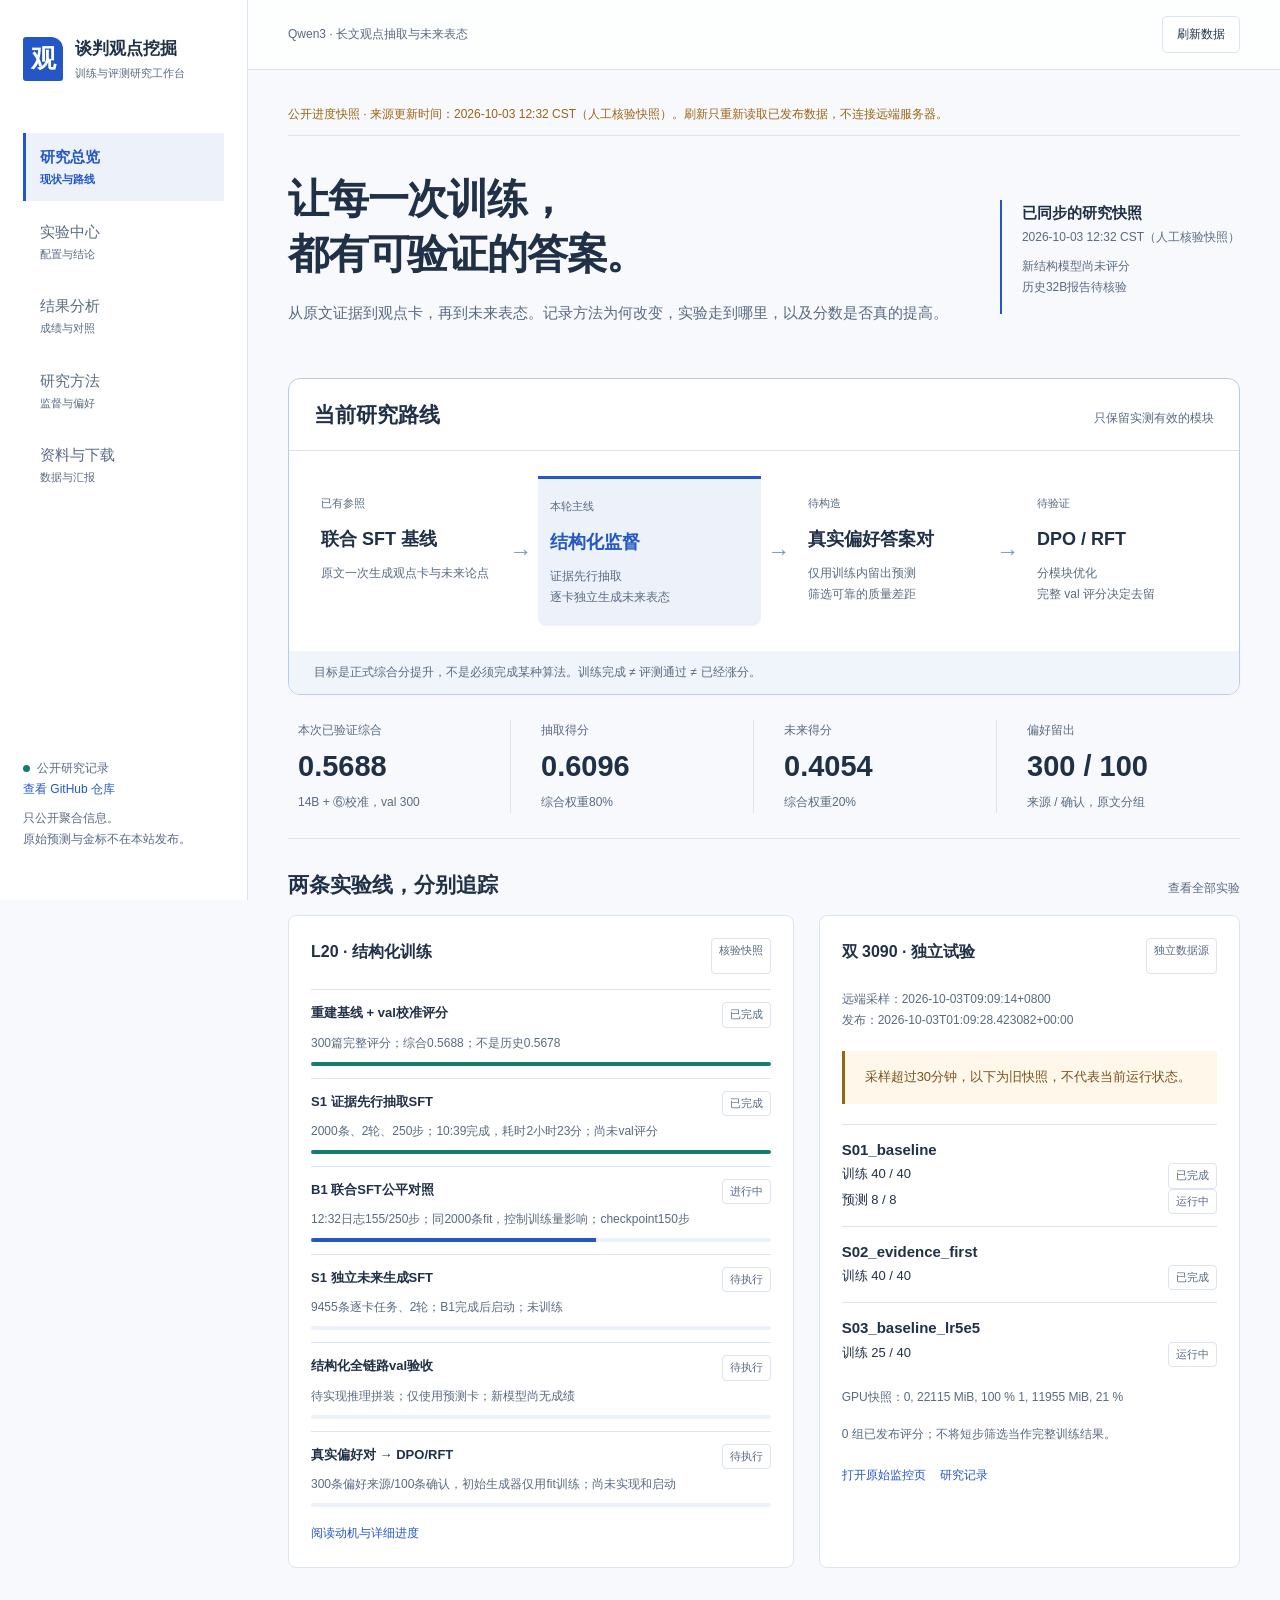
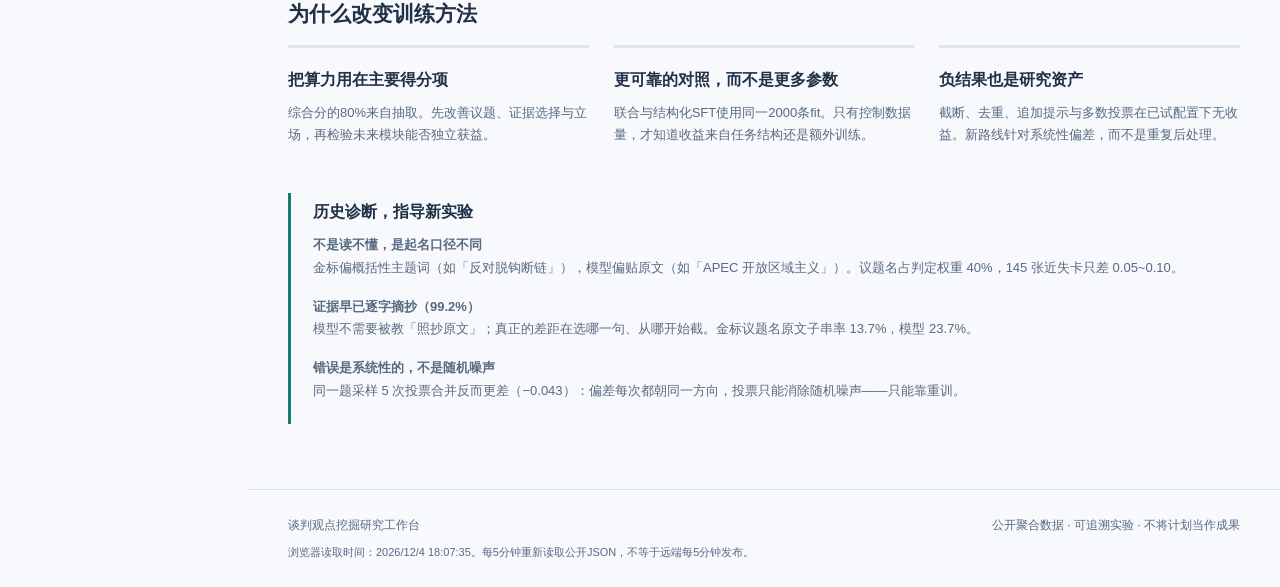
<file: docs/index.html>
<!doctype html>
<html lang="zh-CN">
<head>
  <meta charset="utf-8"><meta name="viewport" content="width=device-width,initial-scale=1">
  <meta name="description" content="谈判观点挖掘研究工作台：Qwen3训练实验、可信成绩、研究方法和公开数据。">
  <title>谈判观点挖掘｜研究工作台</title>
  <link rel="stylesheet" href="assets/workbench.css">
  <script src="assets/workbench.js" defer></script>
</head>
<body>
<a class="skip" href="#main">跳到主要内容</a>
<aside class="sidebar">
  <a class="brand" href="#overview"><span class="brand-mark" aria-hidden="true">观</span><span>谈判观点挖掘<small>训练与评测研究工作台</small></span></a>
  <nav aria-label="主要导航">
    <a href="#overview" data-page="overview">研究总览 <span>现状与路线</span></a>
    <a href="#experiments" data-page="experiments">实验中心 <span>配置与结论</span></a>
    <a href="#results" data-page="results">结果分析 <span>成绩与对照</span></a>
    <a href="#methods" data-page="methods">研究方法 <span>监督与偏好</span></a>
    <a href="#datasets" data-page="datasets">资料与下载 <span>数据与汇报</span></a>
  </nav>
  <div class="sidebar-foot"><span class="dot"></span>公开研究记录<br><a href="https://github.com/dshboom/negotiation-opinion-mining">查看 GitHub 仓库</a><p>只公开聚合信息。<br>原始预测与金标不在本站发布。</p></div>
</aside>
<div class="workspace">
  <header class="topbar"><span>Qwen3 · 长文观点抽取与未来表态</span><button id="refresh" type="button">刷新数据</button></header>
  <main id="main" tabindex="-1">
    <div id="notice" role="status" class="notice">正在读取研究数据…</div>
    <section id="overview" class="page" aria-labelledby="overview-title">
      <div class="page-heading"><div><h1 id="overview-title">让每一次训练，<br>都有可验证的答案。</h1><p>从原文证据到观点卡，再到未来表态。记录方法为何改变，实验走到哪里，以及分数是否真的提高。</p></div><div class="snapshot" id="snapshot"></div></div>
      <div class="route-board"><div class="section-head"><h2>当前研究路线</h2><span>只保留实测有效的模块</span></div><div class="route"><div><span class="route-state">已有参照</span><h3>联合 SFT 基线</h3><p>原文一次生成观点卡与未来论点</p></div><div class="route-bridge" aria-hidden="true">→</div><div class="route-focus"><span class="route-state">本轮主线</span><h3>结构化监督</h3><p>证据先行抽取<br>逐卡独立生成未来表态</p></div><div class="route-bridge" aria-hidden="true">→</div><div><span class="route-state">待构造</span><h3>真实偏好答案对</h3><p>仅用训练内留出预测<br>筛选可靠的质量差距</p></div><div class="route-bridge" aria-hidden="true">→</div><div><span class="route-state">待验证</span><h3>DPO / RFT</h3><p>分模块优化<br>完整 val 评分决定去留</p></div></div><div class="route-caption">目标是正式综合分提升，不是必须完成某种算法。训练完成 ≠ 评测通过 ≠ 已经涨分。</div></div>
      <div id="summary" class="summary-strip"></div>
      <div class="section-head"><h2>两条实验线，分别追踪</h2><a href="#experiments">查看全部实验</a></div>
      <div class="lanes"><article class="lane"><header><h3>L20 · 结构化训练</h3><span class="badge">核验快照</span></header><div id="l20-phases"></div><a href="https://github.com/dshboom/negotiation-opinion-mining/blob/main/docs/STRUCTURE_RUN_STATUS.md">阅读动机与详细进度</a></article><article class="lane"><header><h3>双 3090 · 独立试验</h3><span class="badge">独立数据源</span></header><div id="dual-status"></div><a href="dual3090.html">打开原始监控页</a> <a href="https://github.com/dshboom/negotiation-opinion-mining/blob/main/docs/DUAL3090_PROGRESS.md">研究记录</a></article></div>
      <div class="section-head"><h2>为什么改变训练方法</h2></div><div class="insights"><article><h3>把算力用在主要得分项</h3><p>综合分的80%来自抽取。先改善议题、证据选择与立场，再检验未来模块能否独立获益。</p></article><article><h3>更可靠的对照，而不是更多参数</h3><p>联合与结构化SFT使用同一2000条fit。只有控制数据量，才知道收益来自任务结构还是额外训练。</p></article><article><h3>负结果也是研究资产</h3><p>截断、去重、追加提示与多数投票在已试配置下无收益。新路线针对系统性偏差，而不是重复后处理。</p></article></div><div id="findings"></div>
    </section>
    <section id="experiments" class="page" hidden aria-labelledby="experiments-title"><div class="page-heading"><div><h1 id="experiments-title">实验中心</h1><p>方法、参数和结果一起看。历史记录与当前训练严格区分。</p></div></div><div class="toolbar"><label>搜索实验<input id="search" type="search" placeholder="编号、方法、参数或结论"></label><label>状态<select id="exp-status"><option value="all">全部状态</option><option value="run">进行中</option><option value="ok">有效 / 已完成</option><option value="no">无收益</option><option value="info">诊断 / 未验收</option></select></label></div><p id="exp-count" class="muted"></p><div id="experiment-list"></div></section>
    <section id="results" class="page" hidden aria-labelledby="results-title"><div class="page-heading"><div><h1 id="results-title">分数背后的变化</h1><p>正式预测、历史报告与诊断上限分开呈现。新结构模型没有评分前，不进入成绩榜。</p></div></div><div class="callout">32B历史报告中的 F1 × α 与抽取分存在不一致，原始报告仍待核验；oracle结果只用于诊断，不代表可提交的模型成绩。</div><div class="toolbar"><label>比较指标<select id="metric"><option value="composite">综合分</option><option value="extract">抽取分（80%）</option><option value="future">未来分（20%）</option><option value="f1">抽取 F1</option></select></label></div><div id="score-chart" class="chart" aria-label="成绩比较"></div><div class="section-head"><h2>完整指标与归属</h2><span>val 300 · 不跨 split 比较</span></div><div id="score-table" class="table-wrap"></div><div class="section-head"><h2>评分怎样组成</h2></div><div class="formula"><strong>综合 = 0.8 × 抽取 + 0.2 × 未来</strong><p>抽取 = F1 × α　　未来 = (ROUGE-L + BERTScore) / 2</p><p>匹配要求立场一致，议题与证据的加权语义相似度超过阈值，并执行一对一匹配。只看F1或训练loss不足以判断最终收益。</p></div></section>
    <section id="methods" class="page" hidden aria-labelledby="methods-title"><div class="page-heading"><div><h1 id="methods-title">训练方法与证据链</h1><p>每一个设计都有假设、对照和停止条件。方法创新最终要回到比赛评分。</p></div></div><div class="method-layout"><article><h2>把联合任务拆开</h2><div class="task-example"><span>输入</span><p>外交 / 时政长文</p><span>抽取适配器</span><p>argument_chain → issue_name → stance</p><span>未来适配器</span><p>原文 + 预测议题卡 → 未来表态</p><span>输出</span><p>issue_list 与 future_argument 一一对应</p></div><p>先输出证据是可检验的监督设计，不等于模型已经学会更好的推理。正式验收必须输入预测卡，不能使用val金标卡生成未来答案。</p></article><article><h2>训练内的数据边界</h2><div class="split"><div style="flex:5">2000 fit<small>初始 SFT</small></div><div style="flex:1">300 source<small>偏好来源</small></div><div style="flex:1">100 dev<small>偏好确认</small></div></div><ul><li>2400条训练样本对应2354组不同原文，完全相同原文整组划分。</li><li>fit/holdout与train/val无完全重复原文；近重复检查尚未完成。</li><li>偏好来源进入DPO后即为训练数据，不再是测试集。</li><li>val只做系统验收；test不参与训练和方法选择。</li></ul></article></div><div class="section-head"><h2>SFT之后，为什么不直接上DPO</h2></div><div class="table-wrap"><table><thead><tr><th>方法</th><th>监督信号</th><th>适用假设</th><th>当前状态</th></tr></thead><tbody><tr><td>结构化 SFT</td><td>证据先行答案；逐卡未来标签</td><td>任务拆分减少输出干扰</td><td>抽取完成，其他模块接续</td></tr><tr><td>预测卡增强 SFT</td><td>真实预测卡对应的未来标签</td><td>缓解金标卡与预测卡的分布差异</td><td>待验证与实现</td></tr><tr><td>RFT</td><td>真实候选中的可靠高质量正例</td><td>抽取硬约束适合稳定正例学习</td><td>候选方法，未启动</td></tr><tr><td>DPO</td><td>同一提示下真实chosen/rejected对</td><td>可靠相对偏好改善模型决策</td><td>偏好数据质检后决定</td></tr></tbody></table></div><h2>进入下一阶段的条件</h2><div class="insights"><article><h3>先检查链路</h3><p>最长样本、监督mask、解析、卡片对应和恢复状态通过；不静默删样本。</p></article><article><h3>再检查偏好标签</h3><p>同提示、真实候选、明确差距；检查重复、格式负例比例与长度偏置。</p></article><article><h3>最后检查真实收益</h3><p>固定SFT参考模型，对比DPO和RFT；分模块验收，只组合有效模块。</p></article></div><a href="https://github.com/dshboom/negotiation-opinion-mining/blob/main/docs/STRUCTURE_RUN_STATUS.md">查看完整研究说明</a></section>
    <section id="datasets" class="page" hidden aria-labelledby="datasets-title"><div class="page-heading"><div><h1 id="datasets-title">研究资料与数据</h1><p>公开聚合结果支持在线查看与下载。原始逐条预测和金标保持私有。</p></div></div><div class="resource-links"><a href="demo_detailed.html">详细汇报演示<span>研究背景、指标与诊断</span></a><a href="demo_overview.html">精简演示<span>分享与快速介绍</span></a><a href="https://github.com/dshboom/negotiation-opinion-mining/blob/main/docs/EXPERIMENTS.md">完整实验日志<span>参数、结论与负结果</span></a><a href="https://github.com/dshboom/negotiation-opinion-mining/blob/main/docs/presentation_script_zh.md">中文演讲稿<span>汇报讲解材料</span></a></div><div class="toolbar"><label>选择公开数据集<select id="dataset-select"></select></label></div><div id="dataset-view"></div></section>
  </main><footer>谈判观点挖掘研究工作台 <span>公开聚合数据 · 可追溯实验 · 不将计划当作成果</span><p id="fetch-time"></p></footer>
</div>
</body></html>
</file>
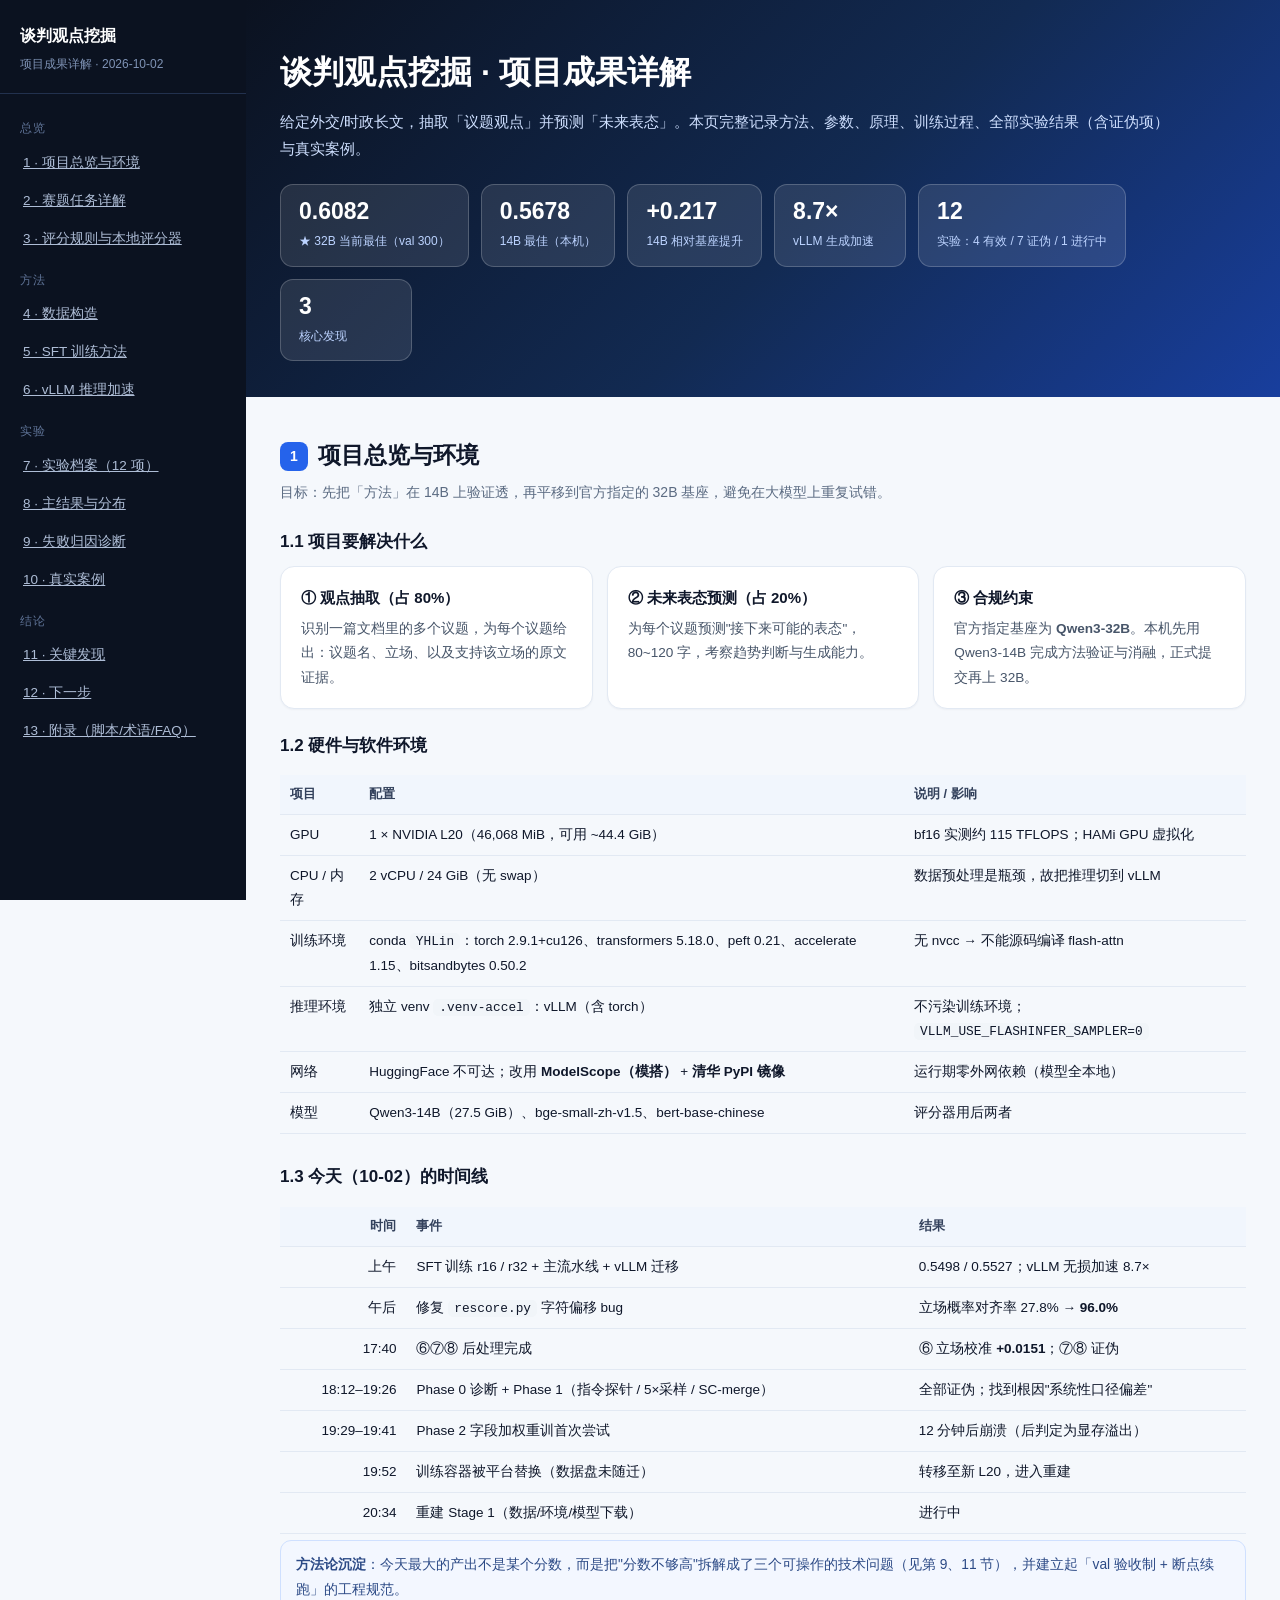
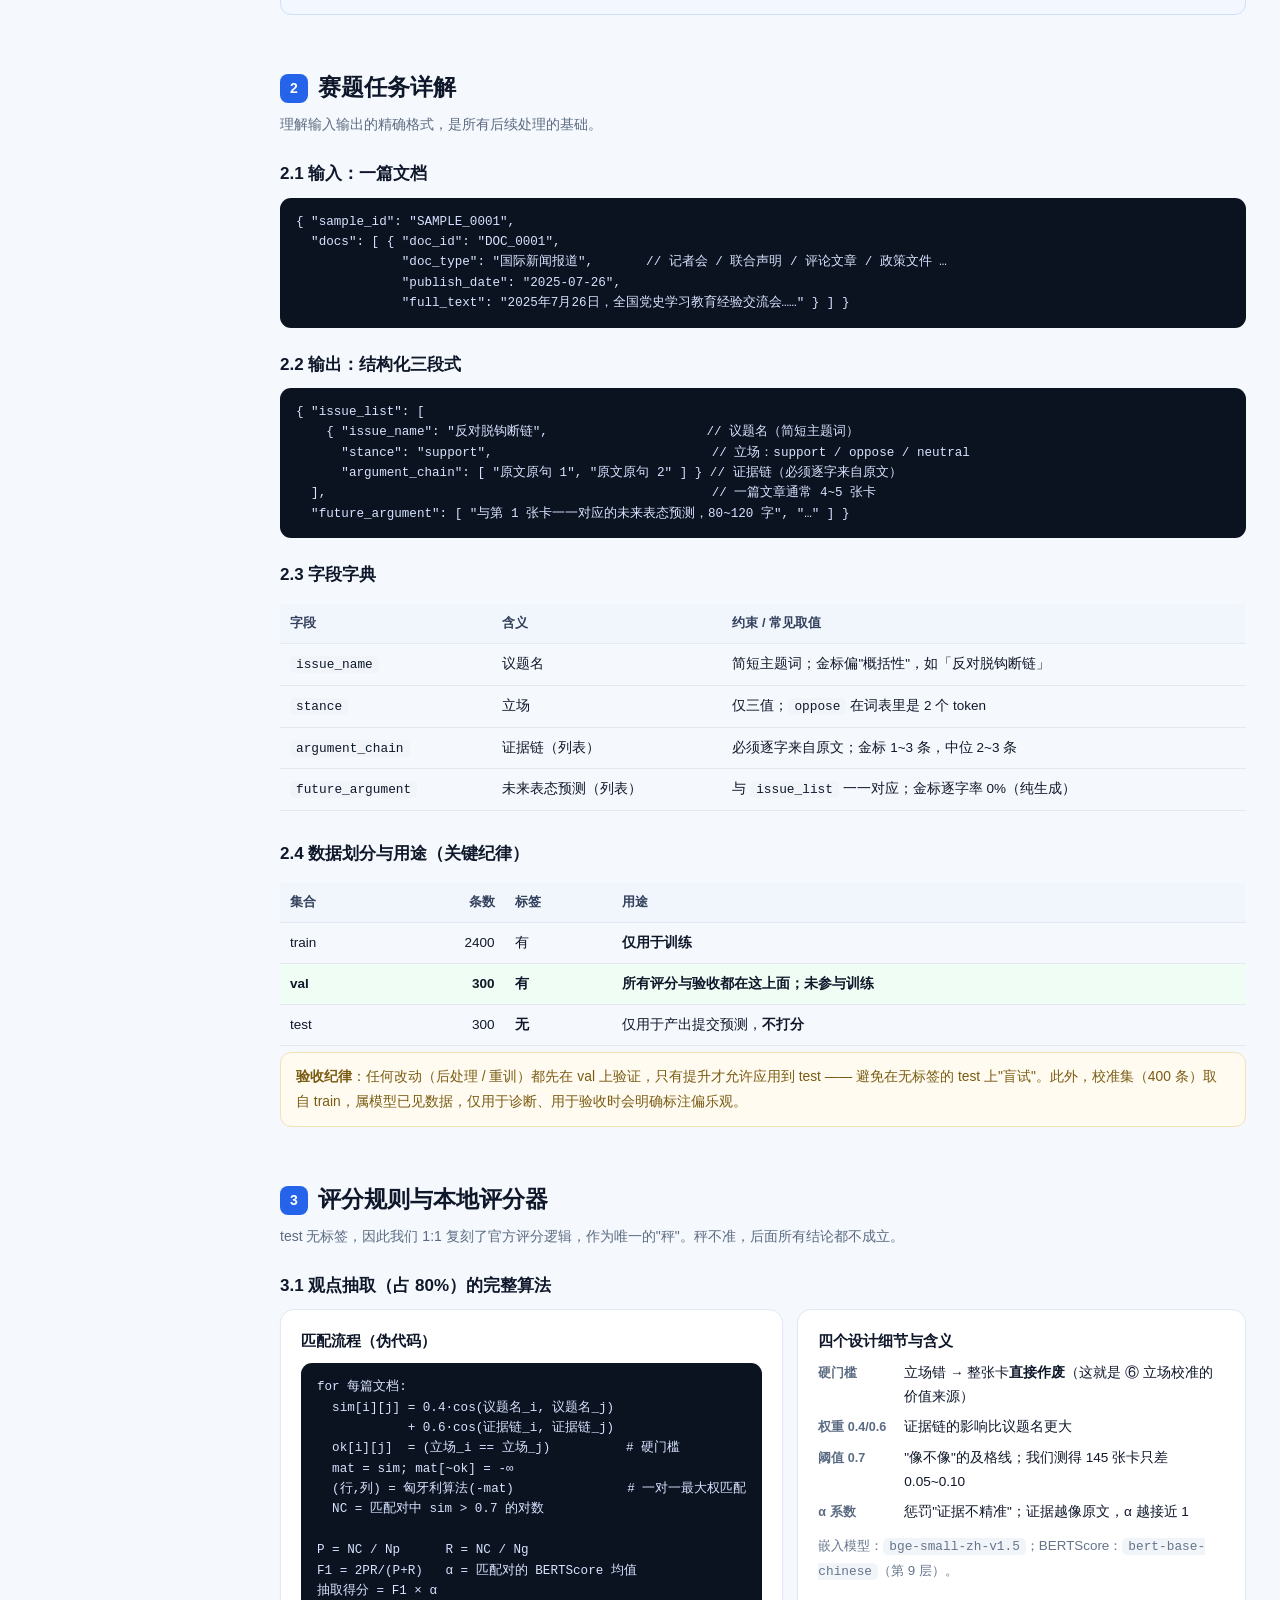
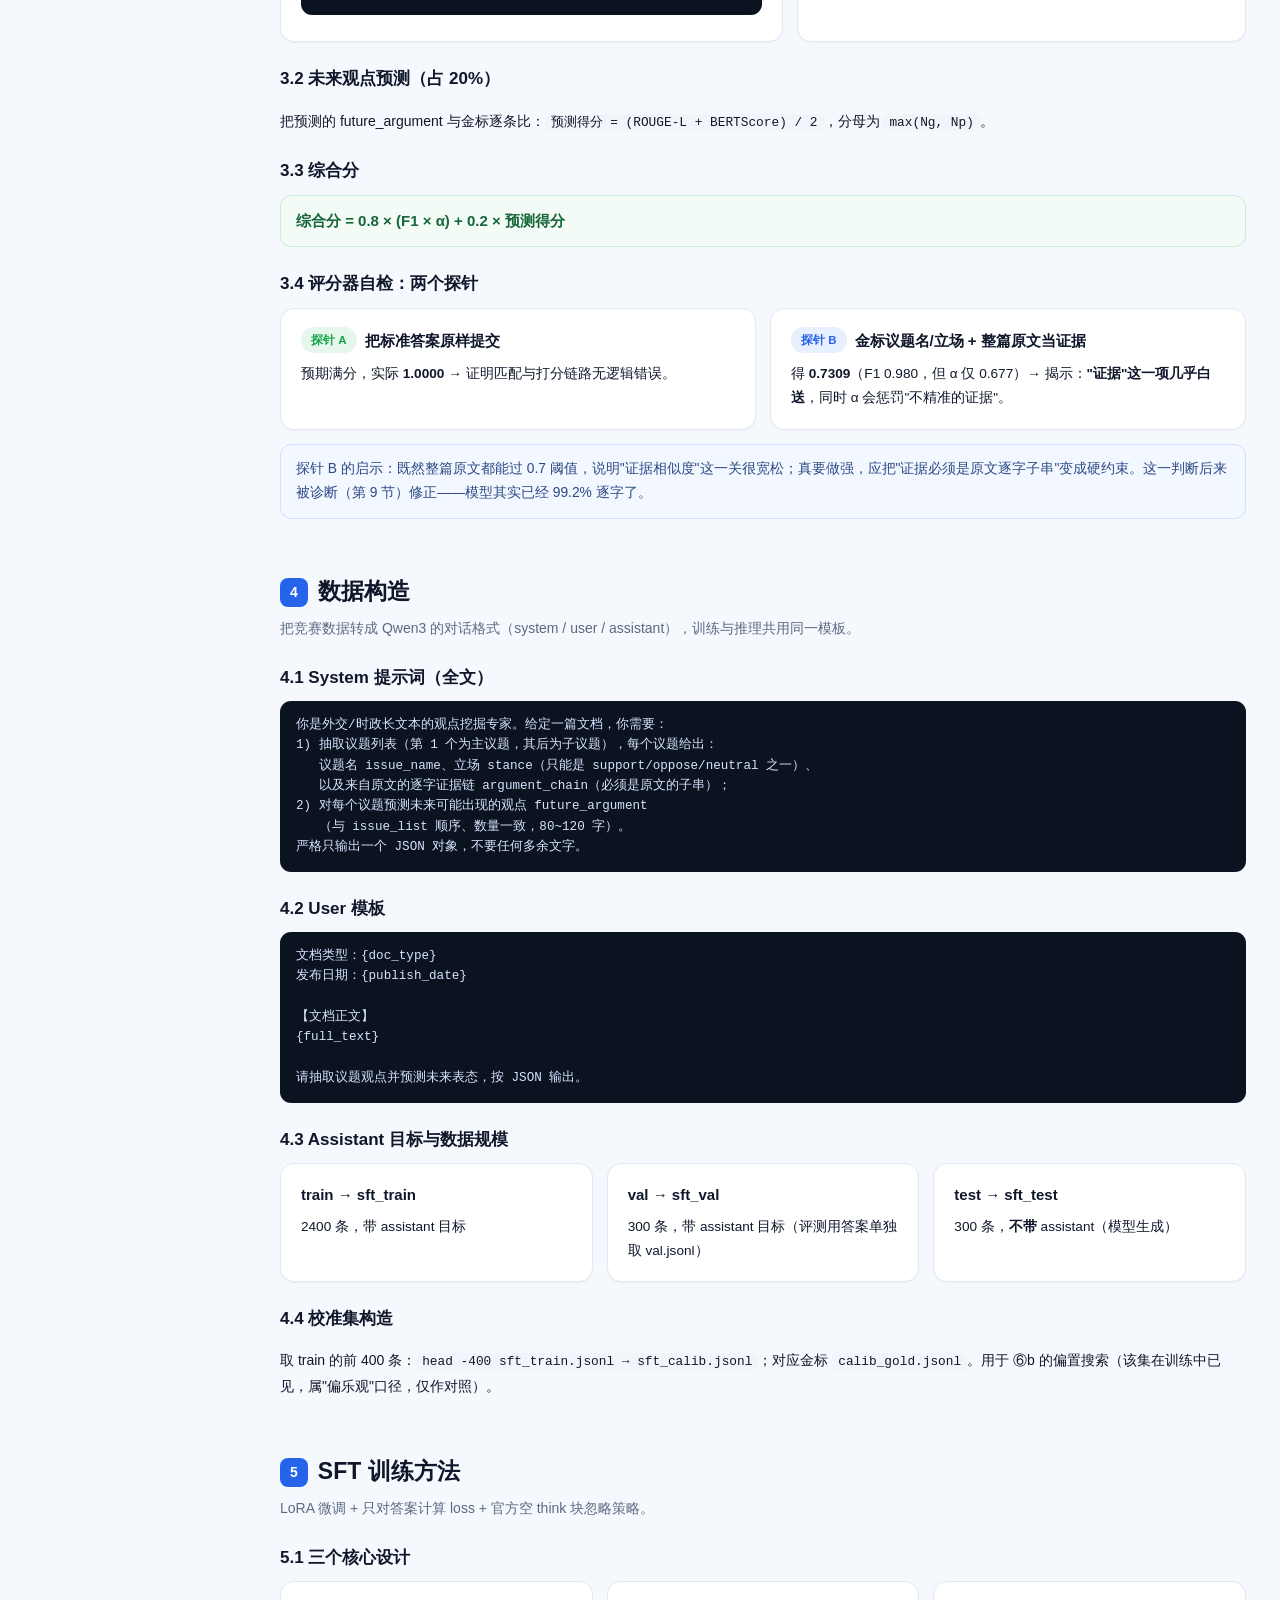
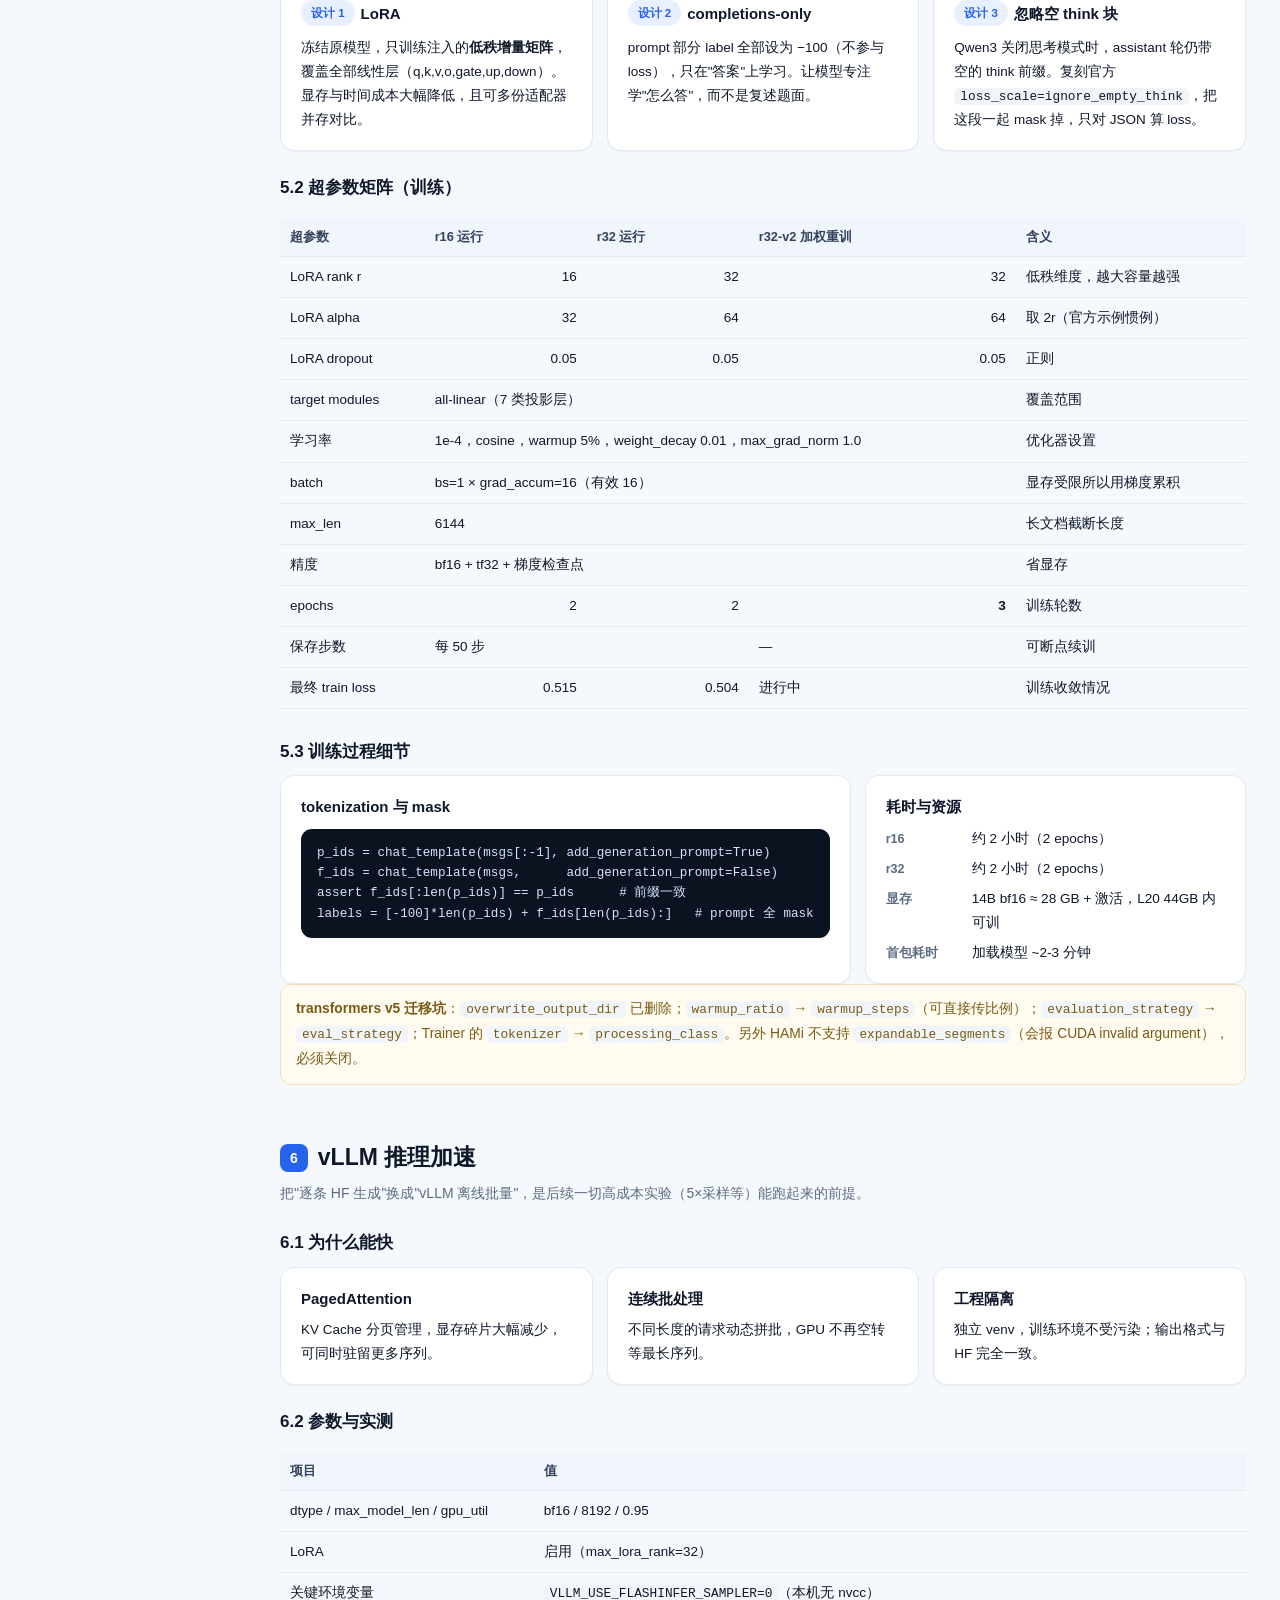
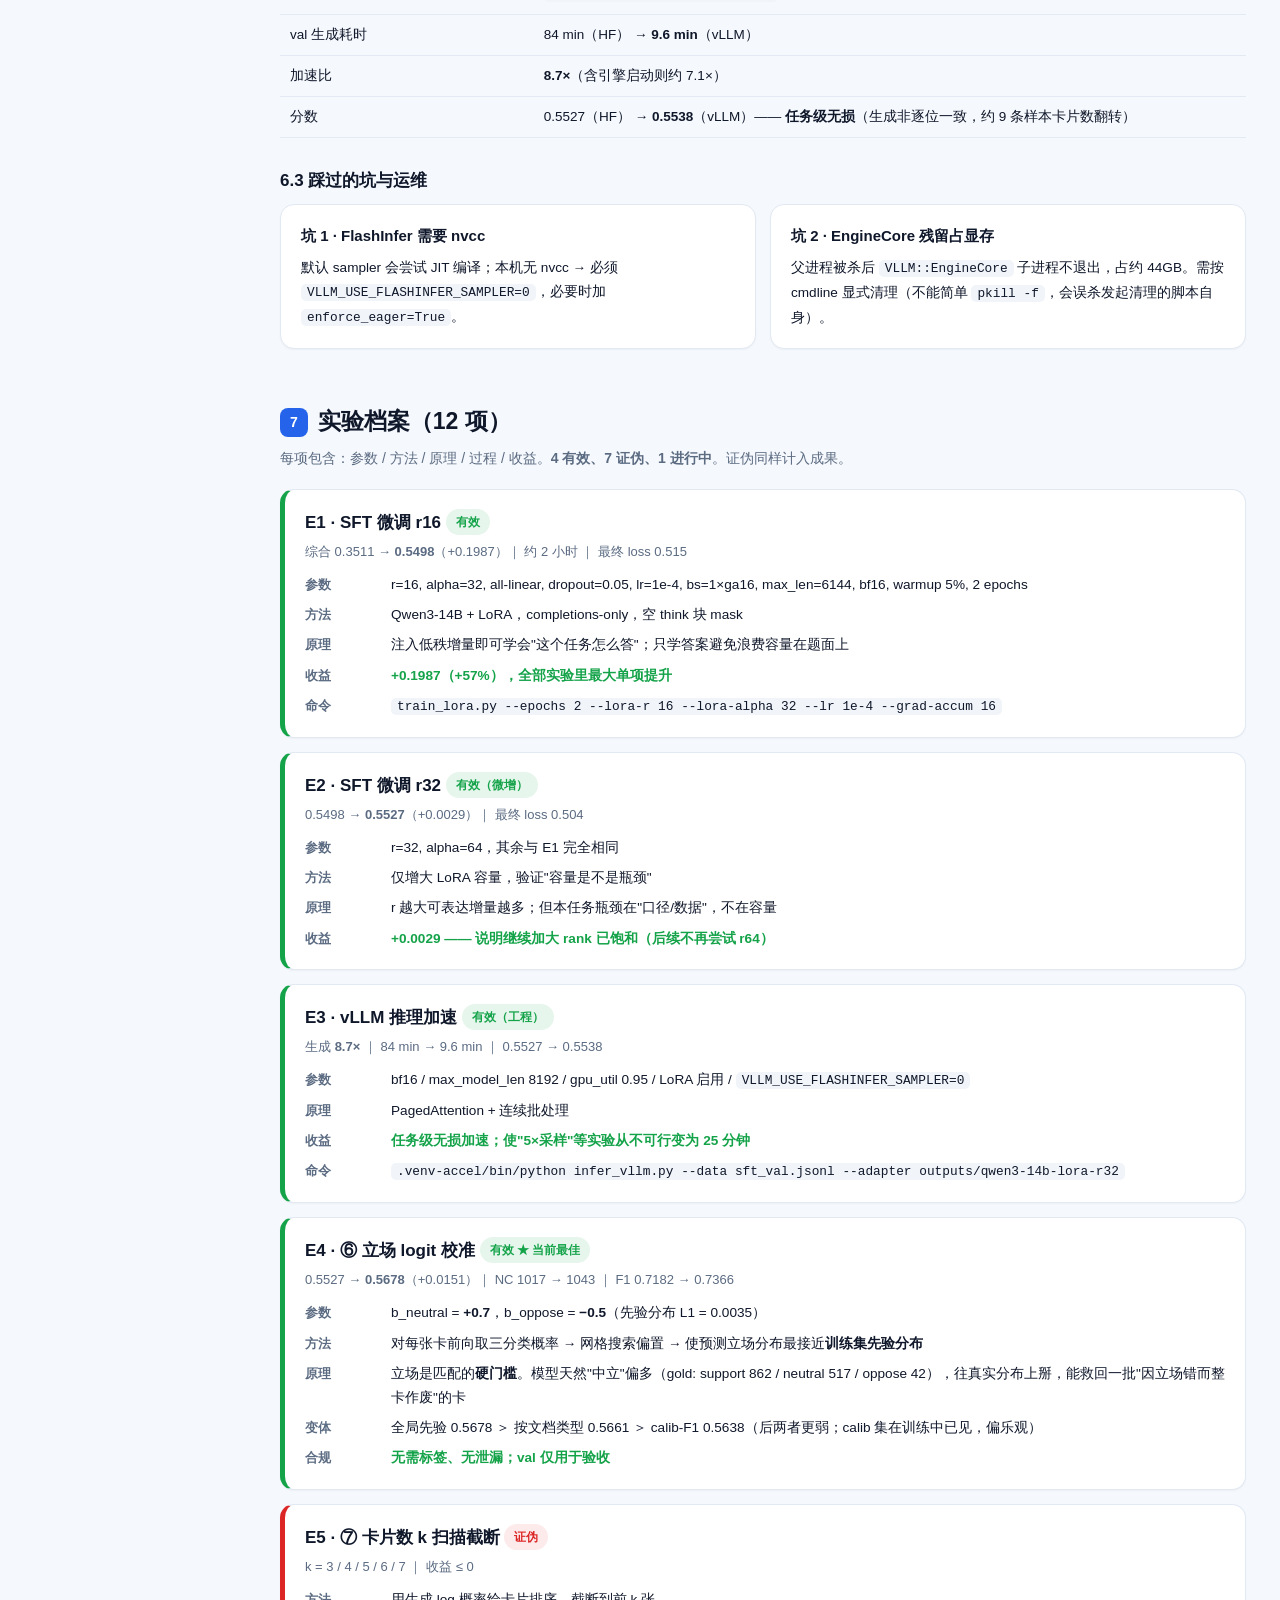
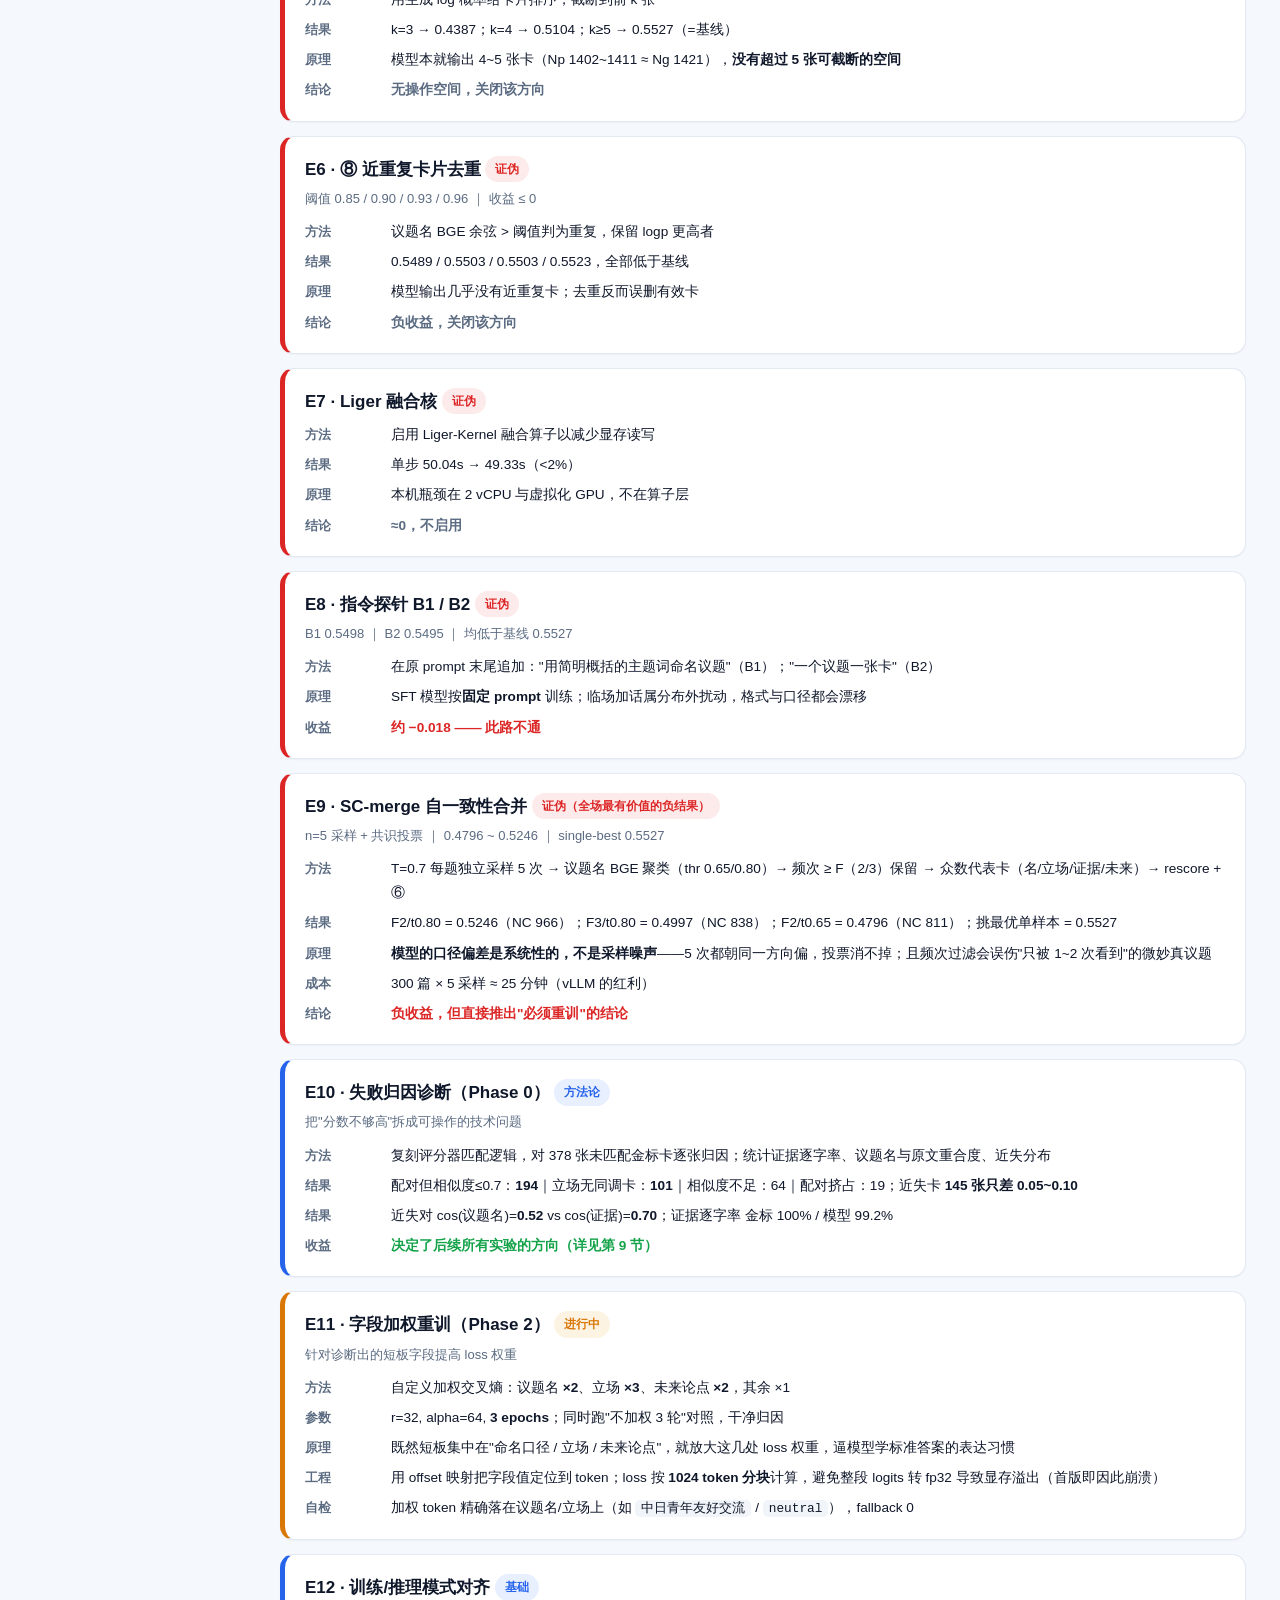
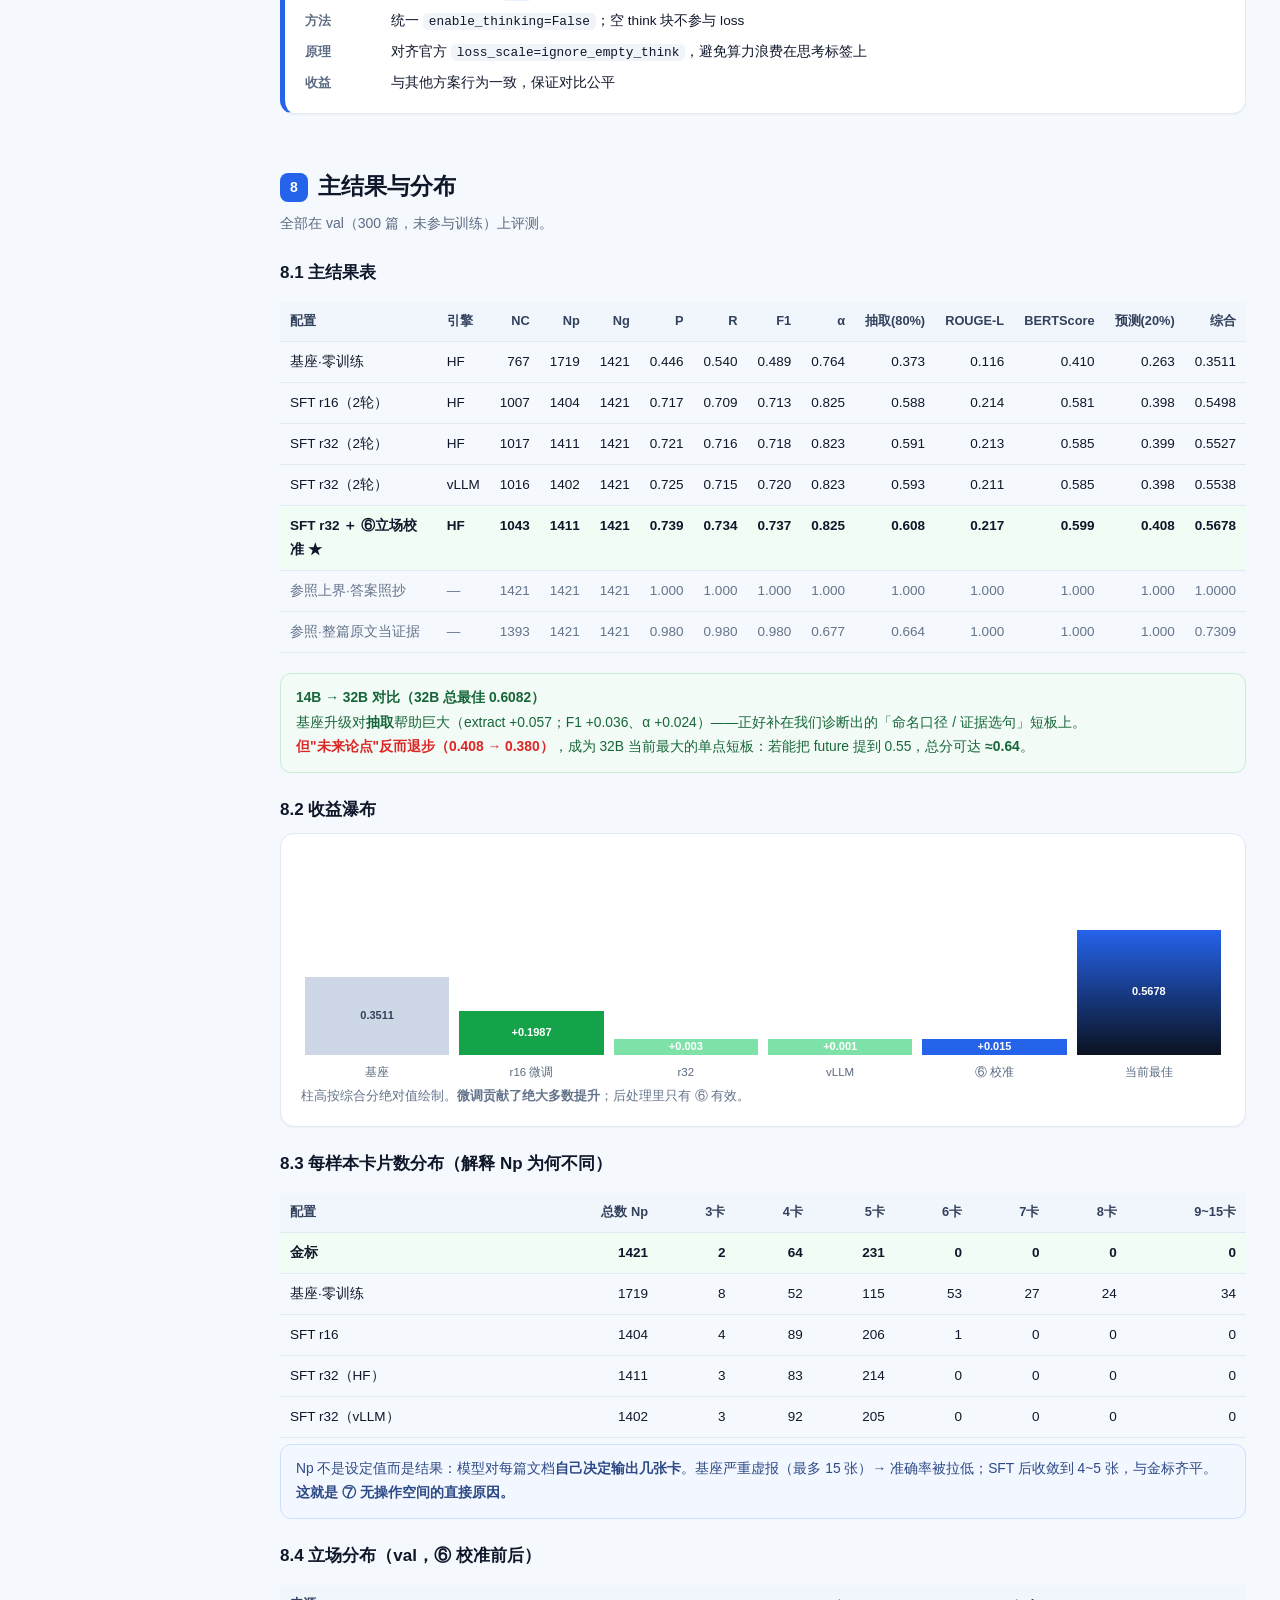
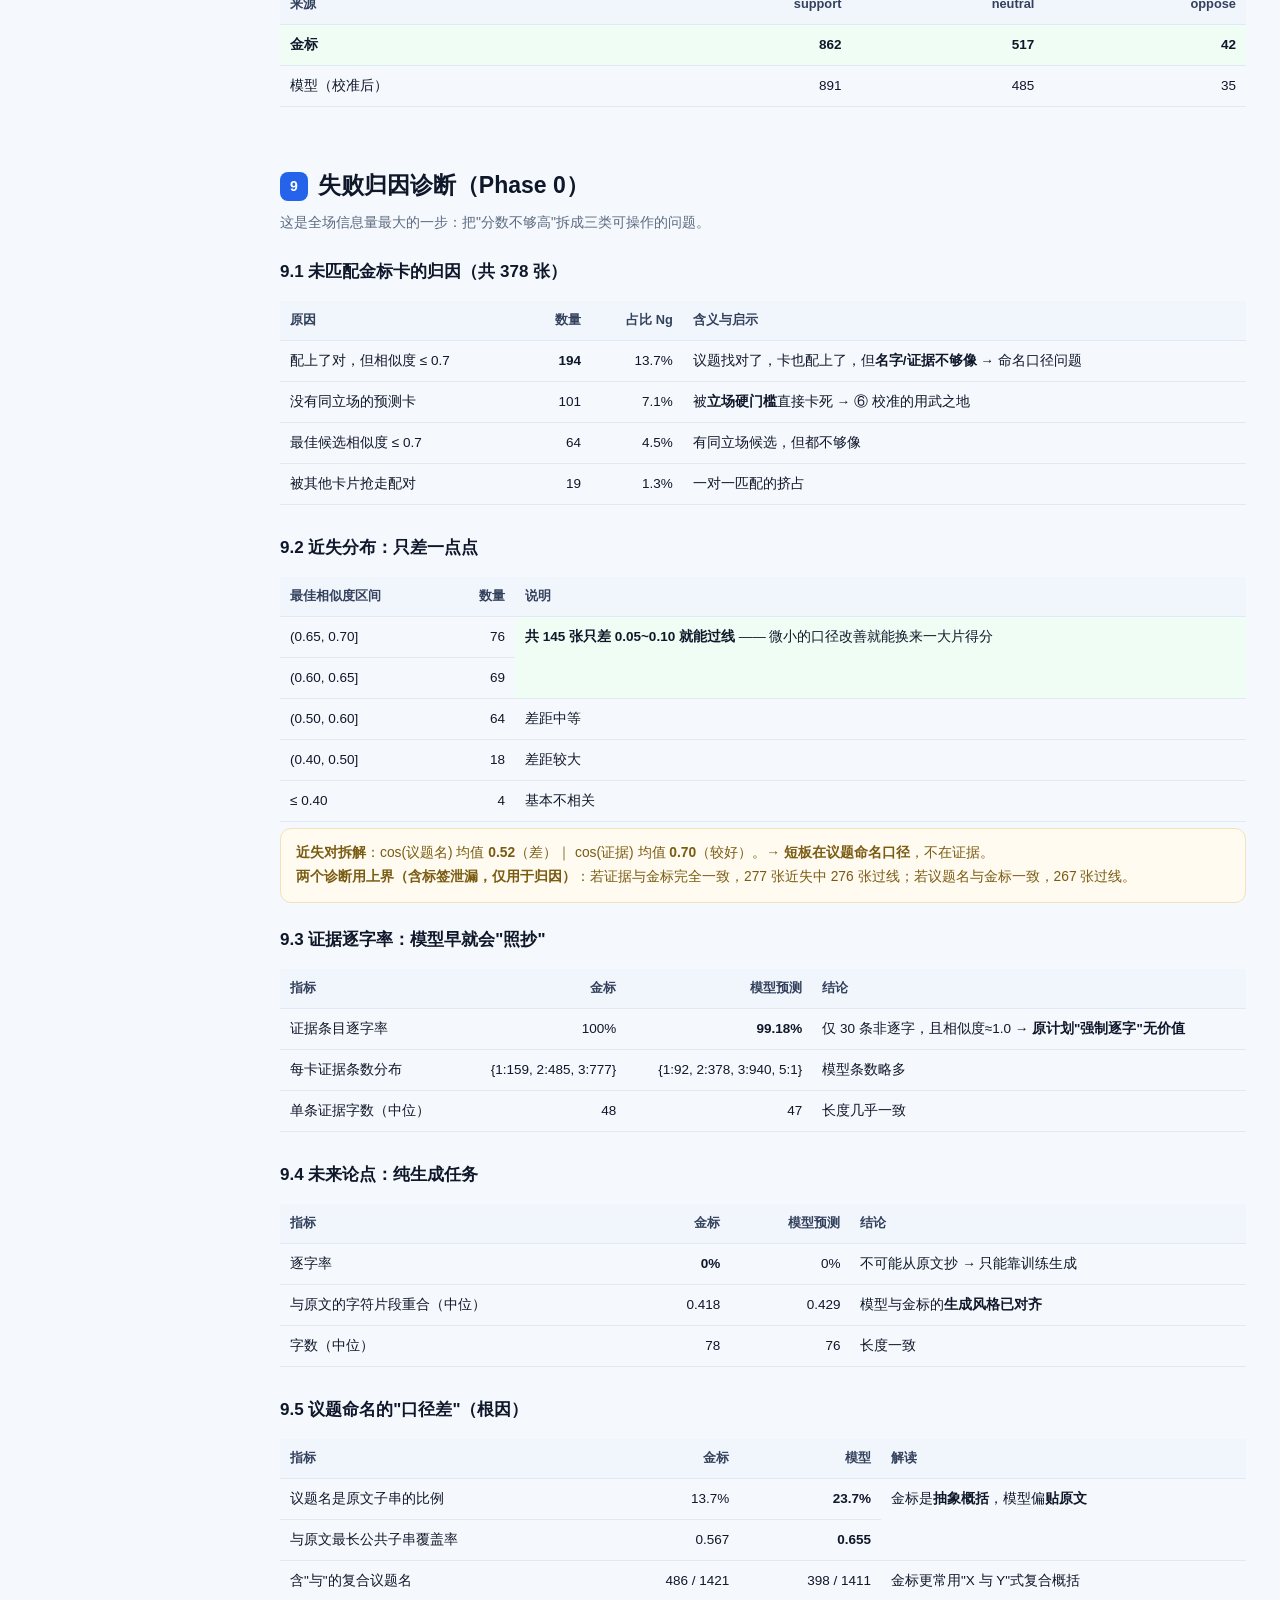
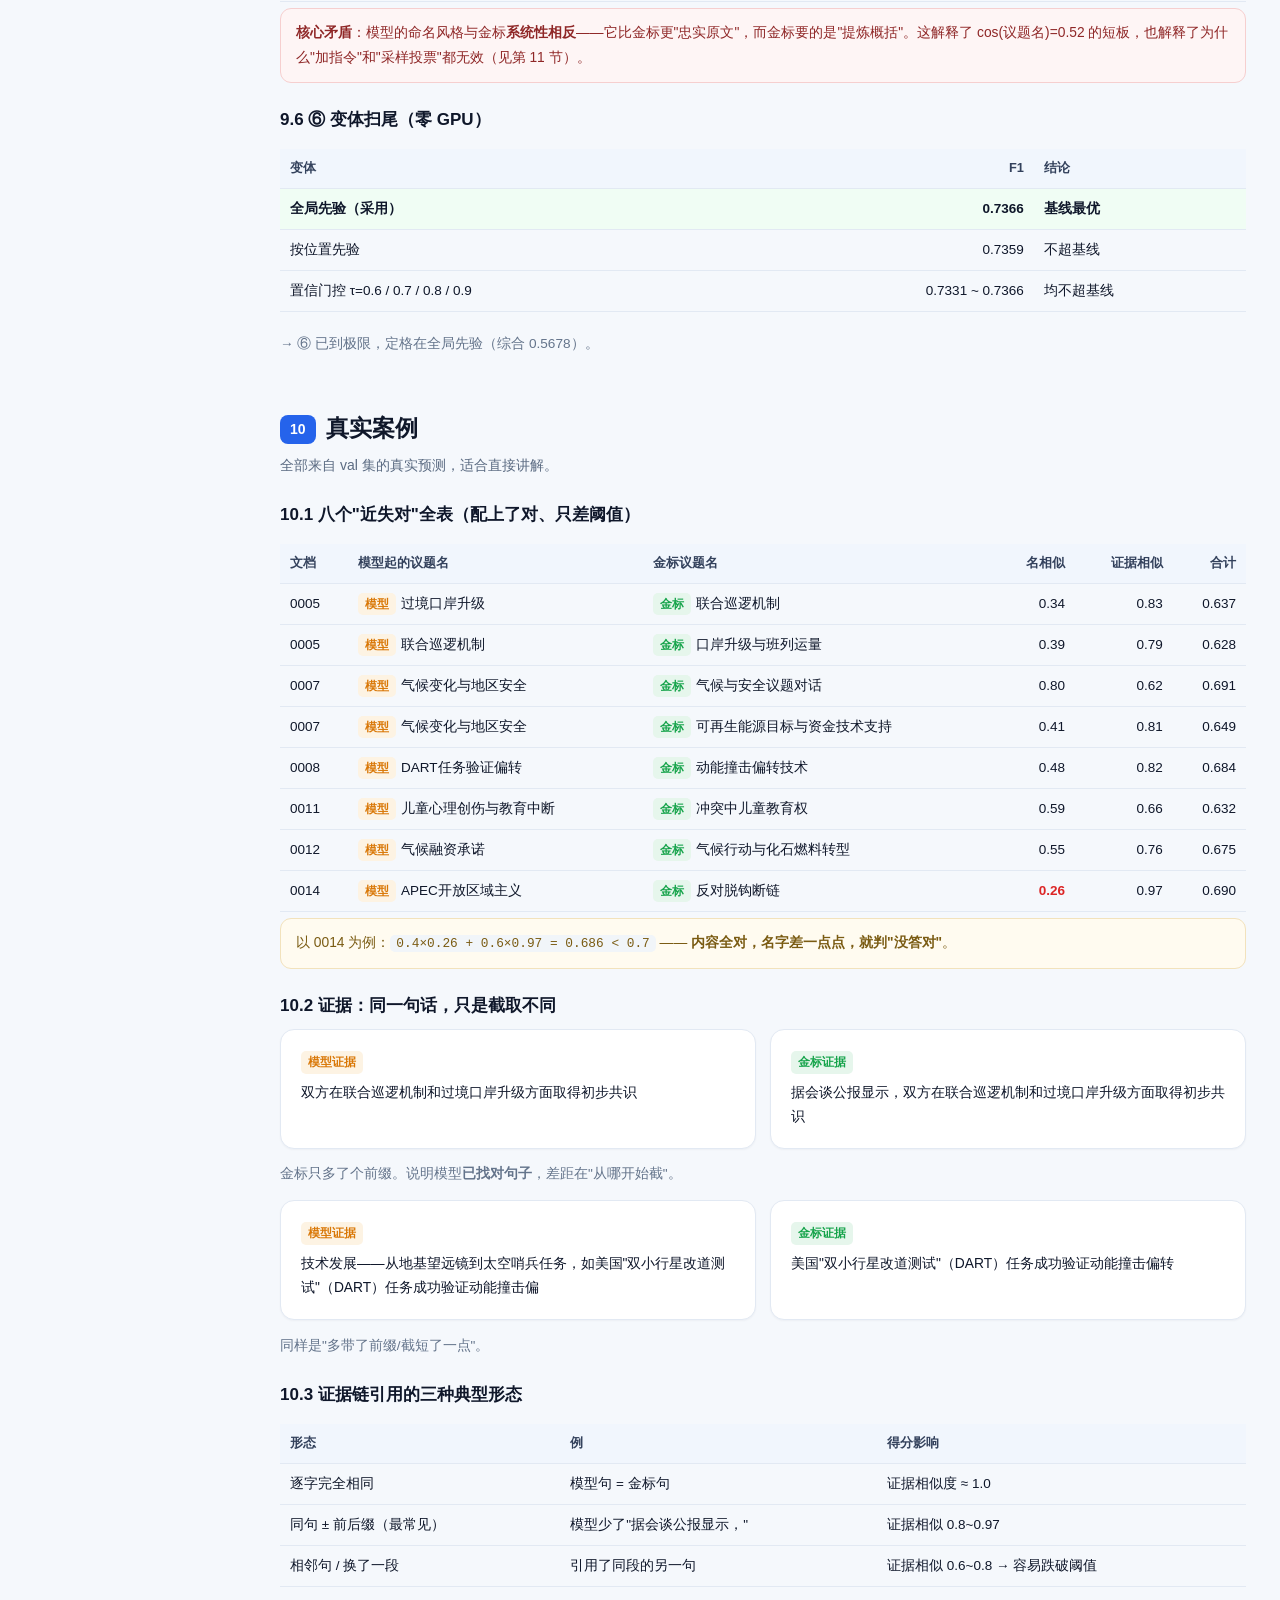
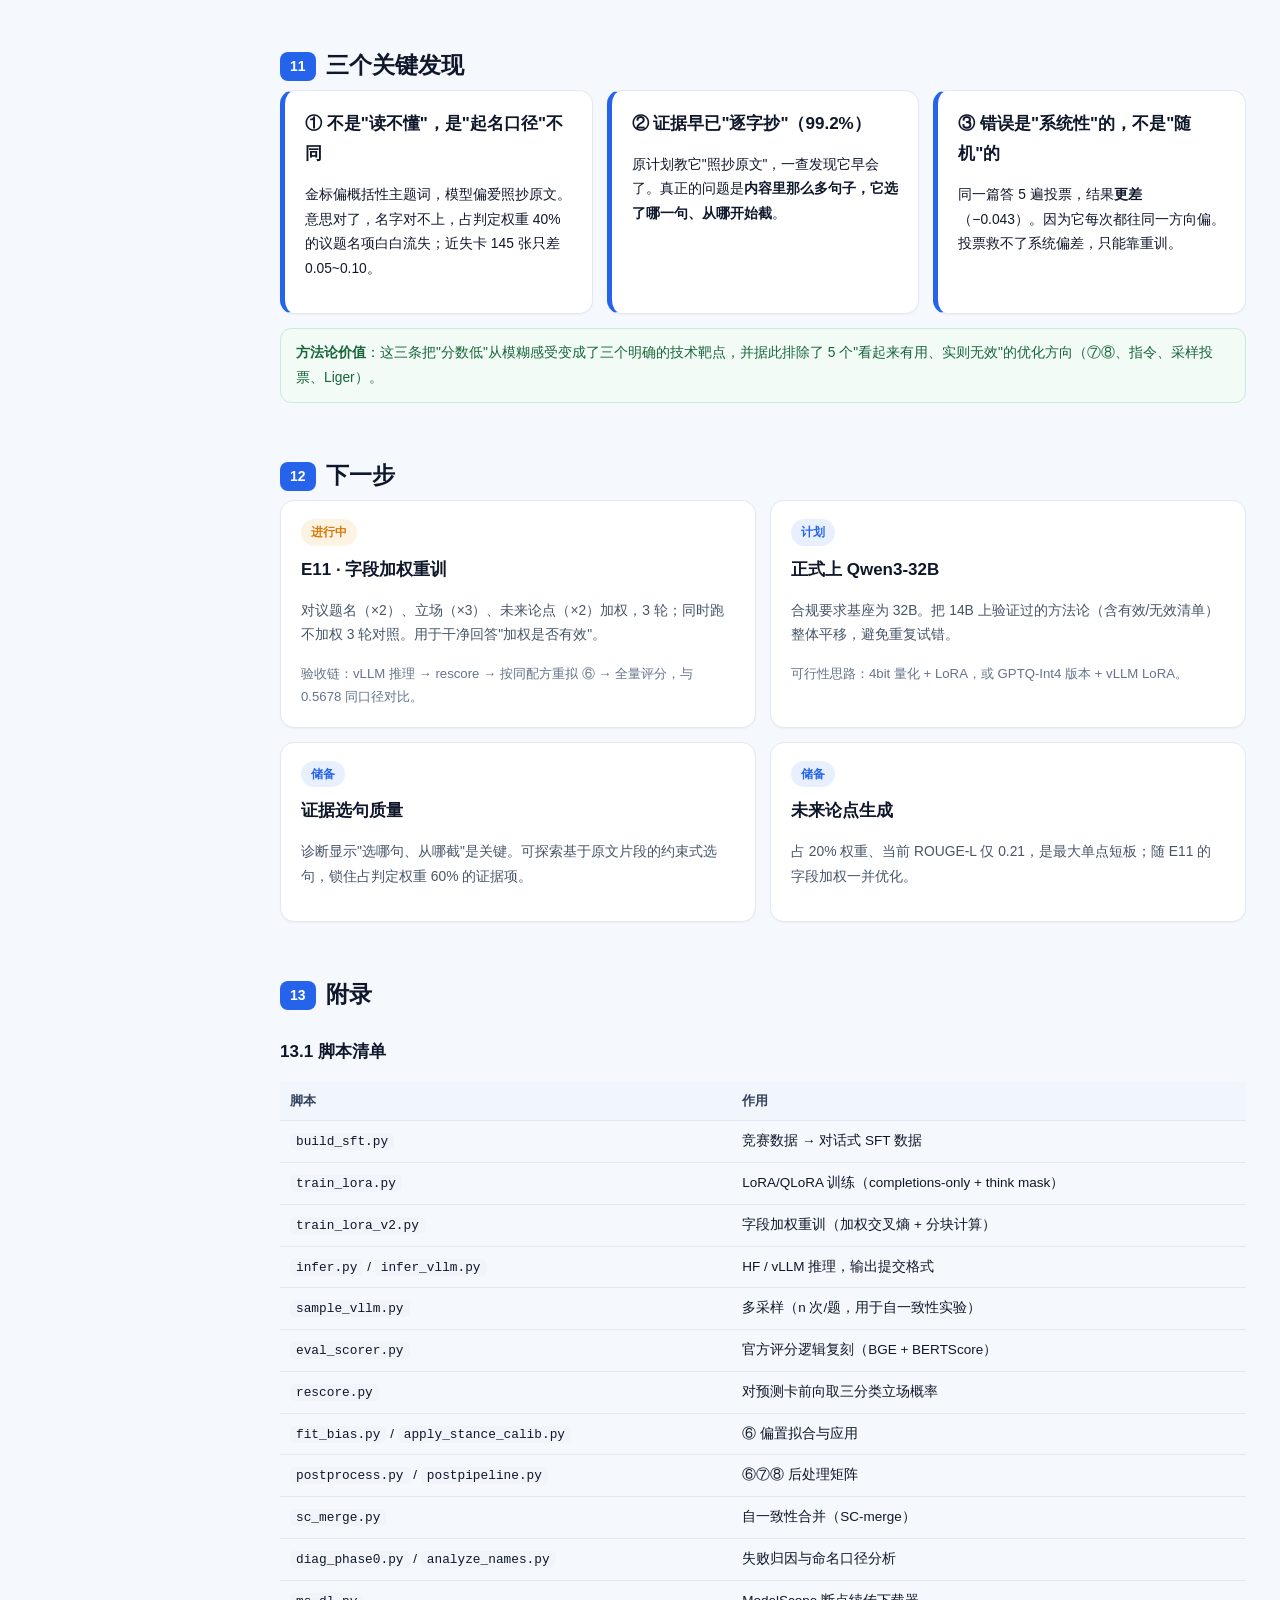
<file: docs/demo_detailed.html>
<!DOCTYPE html>
<html lang="zh-CN">
<head>
<meta charset="utf-8">
<meta name="viewport" content="width=device-width,initial-scale=1">
<title>谈判观点挖掘 · 项目成果详解</title>
<style>
  :root{
    --bg:#f5f8fc; --card:#fff; --ink:#0f172a; --muted:#5b6b82; --line:#e2e9f3;
    --blue:#2563eb; --blue-soft:#e8efff; --green:#15a34a; --green-soft:#e6f6ec;
    --red:#dc2626; --red-soft:#fdeaea; --amber:#d97706; --amber-soft:#fdf3e3;
    --purple:#7c3aed; --purple-soft:#f1eaff; --dark:#0b1220;
  }
  *{box-sizing:border-box}
  html{scroll-behavior:smooth}
  body{margin:0;background:var(--bg);color:var(--ink);font-size:15px;
       font-family:-apple-system,BlinkMacSystemFont,"Segoe UI","PingFang SC","Microsoft YaHei","Hiragino Sans GB",sans-serif;
       line-height:1.78;-webkit-font-smoothing:antialiased}
  .layout{display:flex;align-items:flex-start;max-width:1500px;margin:0 auto}
  aside{position:sticky;top:0;align-self:flex-start;height:100vh;overflow-y:auto;
        width:246px;flex:0 0 246px;background:#0b1220;color:#c8d6ee;padding:22px 0 40px}
  aside .brand{padding:0 20px 16px;border-bottom:1px solid #22314e;margin-bottom:12px}
  aside .brand b{color:#fff;font-size:16px;display:block}
  aside .brand span{font-size:12px;color:#7f93b5}
  aside a{display:block;padding:7px 20px;color:#aebdd6;font-size:13.5px;border-left:3px solid transparent}
  aside a:hover{background:#131f36;color:#fff;border-left-color:var(--blue)}
  aside .grp{padding:12px 20px 5px;font-size:11.5px;letter-spacing:.6px;color:#5f7396;text-transform:uppercase}
  main{flex:1;min-width:0;padding:0 34px 90px}
  .hero{background:linear-gradient(135deg,#0b1220,#122a52 55%,#1d4ed8 135%);color:#fff;
        margin:0 -34px 30px;padding:44px 34px 36px}
  .hero h1{margin:0 0 8px;font-size:32px}
  .hero p{margin:0;color:#cfe0ff;max-width:900px;font-size:15px}
  .hero .kpis{display:flex;gap:12px;flex-wrap:wrap;margin-top:22px}
  .kpi{background:rgba(255,255,255,.10);border:1px solid rgba(255,255,255,.20);border-radius:13px;padding:12px 18px;min-width:132px}
  .kpi b{display:block;font-size:23px;line-height:1.3}
  .kpi span{font-size:12px;color:#bcd3ff}
  section{margin:0 0 44px;scroll-margin-top:14px}
  h2{font-size:23px;margin:0 0 4px;padding-top:8px}
  h2 .num{display:inline-block;background:var(--blue);color:#fff;border-radius:8px;font-size:14px;padding:2px 10px;margin-right:10px;vertical-align:2px}
  h3{font-size:17px;margin:22px 0 8px}
  h4{font-size:15px;margin:16px 0 6px;color:#26334d}
  .sub{color:var(--muted);margin:0 0 18px;font-size:14px}
  .card{background:var(--card);border:1px solid var(--line);border-radius:14px;padding:18px 20px;box-shadow:0 1px 2px rgba(15,23,42,.04)}
  .grid{display:grid;gap:14px}
  .g2{grid-template-columns:repeat(2,1fr)} .g3{grid-template-columns:repeat(3,1fr)} .g4{grid-template-columns:repeat(4,1fr)}
  @media(max-width:1150px){aside{display:none}.layout{display:block}main{padding:0 18px 70px}.hero{margin:0 -18px 24px;padding:32px 18px}
    .g2,.g3,.g4{grid-template-columns:1fr}}
  .badge{display:inline-block;font-size:11.5px;font-weight:700;border-radius:999px;padding:3px 10px;vertical-align:2px}
  .b-ok{background:var(--green-soft);color:var(--green)} .b-no{background:var(--red-soft);color:var(--red)}
  .b-run{background:var(--amber-soft);color:var(--amber)} .b-info{background:var(--blue-soft);color:var(--blue)}
  .b-gray{background:#eef2f7;color:#64748b} .b-pur{background:var(--purple-soft);color:var(--purple)}
  table{width:100%;border-collapse:collapse;font-size:13.5px;margin:6px 0}
  th,td{padding:8px 10px;border-bottom:1px solid var(--line);text-align:left;vertical-align:top}
  th{background:#f1f6fd;color:#33415c;font-weight:700;font-size:12.8px}
  tr:hover td{background:#fafcff}
  td.n,th.n{text-align:right;font-variant-numeric:tabular-nums;white-space:nowrap}
  .tbl-wrap{overflow-x:auto}
  .best td{background:#f0fdf4!important;font-weight:700}
  code{background:#f1f5f9;padding:1px 6px;border-radius:5px;font-size:12.8px;
       font-family:ui-monospace,Consolas,"Courier New",monospace}
  pre{background:#0b1220;color:#d7e3ff;padding:14px 16px;border-radius:11px;overflow:auto;font-size:12.6px;line-height:1.62;margin:8px 0}
  .exp{border-left:5px solid var(--line)}
  .exp.ok{border-left-color:var(--green)} .exp.no{border-left-color:var(--red)}
  .exp.run{border-left-color:var(--amber)} .exp.info{border-left-color:var(--blue)}
  .exp h3{margin:0 0 2px;font-size:17px}
  .exp .meta{color:var(--muted);font-size:13px;margin-bottom:10px}
  .kv{display:grid;grid-template-columns:74px 1fr;gap:6px 12px;font-size:13.6px;margin-top:6px}
  .kv .k{color:var(--muted);font-weight:700;font-size:12.6px;padding-top:1px}
  .gain{font-weight:800} .gain.pos{color:var(--green)} .gain.neg{color:var(--red)} .gain.flat{color:var(--muted)}
  .note{background:#fffbf0;border:1px solid #f2e2bc;border-radius:11px;padding:12px 15px;font-size:13.8px;color:#7a5b12}
  .note.blue{background:#f3f7ff;border-color:#cfe0ff;color:#2c4a86}
  .note.green{background:#f2fbf5;border-color:#c8ecd5;color:#17663a}
  .note.red{background:#fef5f5;border-color:#f6cfcf;color:#8f2727}
  .tag{display:inline-block;font-size:11.5px;border-radius:5px;padding:1px 7px;margin-right:5px}
  .t-gold{background:var(--green-soft);color:var(--green);font-weight:700}
  .t-pred{background:var(--amber-soft);color:var(--amber);font-weight:700}
  .wf{display:flex;align-items:flex-end;gap:10px;height:230px;padding:10px 4px 0}
  .wfi{flex:1;display:flex;flex-direction:column;justify-content:flex-end;height:100%}
  .wfseg{width:100%;display:flex;align-items:center;justify-content:center;color:#fff;font-size:11px;font-weight:700}
  .wflbl{font-size:11.5px;color:var(--muted);margin-top:7px;text-align:center}
  .pill{display:inline-block;background:#eef2f7;border-radius:7px;padding:2px 9px;font-size:12.5px;margin:2px 4px 2px 0;color:#42506a}
  .step{background:#fff;border:1px solid var(--line);border-radius:12px;padding:12px 14px}
  .step .no{font-size:11.5px;color:#fff;background:var(--blue);border-radius:6px;padding:1px 7px;display:inline-block;margin-bottom:6px}
  .foot{color:var(--muted);font-size:12.5px;border-top:1px solid var(--line);margin-top:30px;padding-top:16px}
  @media print{aside{display:none}.layout{display:block}.hero{margin:0;background:#0b1220}.card{break-inside:avoid}pre{font-size:10.5px}}
</style>
</head>
<body>
<div class="layout">

<aside>
  <div class="brand"><b>谈判观点挖掘</b><span>项目成果详解 · 2026-10-02</span></div>
  <div class="grp">总览</div>
  <a href="#s1">1 · 项目总览与环境</a>
  <a href="#s2">2 · 赛题任务详解</a>
  <a href="#s3">3 · 评分规则与本地评分器</a>
  <div class="grp">方法</div>
  <a href="#s4">4 · 数据构造</a>
  <a href="#s5">5 · SFT 训练方法</a>
  <a href="#s6">6 · vLLM 推理加速</a>
  <div class="grp">实验</div>
  <a href="#s7">7 · 实验档案（12 项）</a>
  <a href="#s8">8 · 主结果与分布</a>
  <a href="#s9">9 · 失败归因诊断</a>
  <a href="#s10">10 · 真实案例</a>
  <div class="grp">结论</div>
  <a href="#s11">11 · 关键发现</a>
  <a href="#s12">12 · 下一步</a>
  <a href="#s13">13 · 附录（脚本/术语/FAQ）</a>
</aside>

<main>
<div class="hero">
  <h1>谈判观点挖掘 · 项目成果详解</h1>
  <p>给定外交/时政长文，抽取「议题观点」并预测「未来表态」。本页完整记录方法、参数、原理、训练过程、全部实验结果（含证伪项）与真实案例。</p>
  <div class="kpis">
    <div class="kpi"><b>0.6082</b><span>★ 32B 当前最佳（val 300）</span></div>
    <div class="kpi"><b>0.5678</b><span>14B 最佳（本机）</span></div>
    <div class="kpi"><b>+0.217</b><span>14B 相对基座提升</span></div>
    <div class="kpi"><b>8.7×</b><span>vLLM 生成加速</span></div>
    <div class="kpi"><b>12</b><span>实验：4 有效 / 7 证伪 / 1 进行中</span></div>
    <div class="kpi"><b>3</b><span>核心发现</span></div>
  </div>
</div>

<!-- ================= 1 ================= -->
<section id="s1">
<h2><span class="num">1</span>项目总览与环境</h2>
<p class="sub">目标：先把「方法」在 14B 上验证透，再平移到官方指定的 32B 基座，避免在大模型上重复试错。</p>

<h3>1.1 项目要解决什么</h3>
<div class="grid g3">
  <div class="card"><b>① 观点抽取（占 80%）</b><p style="margin:6px 0 0;font-size:13.6px;color:#475569">识别一篇文档里的多个议题，为每个议题给出：议题名、立场、以及支持该立场的原文证据。</p></div>
  <div class="card"><b>② 未来表态预测（占 20%）</b><p style="margin:6px 0 0;font-size:13.6px;color:#475569">为每个议题预测"接下来可能的表态"，80~120 字，考察趋势判断与生成能力。</p></div>
  <div class="card"><b>③ 合规约束</b><p style="margin:6px 0 0;font-size:13.6px;color:#475569">官方指定基座为 <b>Qwen3-32B</b>。本机先用 Qwen3-14B 完成方法验证与消融，正式提交再上 32B。</p></div>
</div>

<h3>1.2 硬件与软件环境</h3>
<div class="tbl-wrap"><table>
  <thead><tr><th>项目</th><th>配置</th><th>说明 / 影响</th></tr></thead>
  <tbody>
    <tr><td>GPU</td><td>1 × NVIDIA L20（46,068 MiB，可用 ~44.4 GiB）</td><td>bf16 实测约 115 TFLOPS；HAMi GPU 虚拟化</td></tr>
    <tr><td>CPU / 内存</td><td>2 vCPU / 24 GiB（无 swap）</td><td>数据预处理是瓶颈，故把推理切到 vLLM</td></tr>
    <tr><td>训练环境</td><td>conda <code>YHLin</code>：torch 2.9.1+cu126、transformers 5.18.0、peft 0.21、accelerate 1.15、bitsandbytes 0.50.2</td><td>无 nvcc → 不能源码编译 flash-attn</td></tr>
    <tr><td>推理环境</td><td>独立 venv <code>.venv-accel</code>：vLLM（含 torch）</td><td>不污染训练环境；<code>VLLM_USE_FLASHINFER_SAMPLER=0</code></td></tr>
    <tr><td>网络</td><td>HuggingFace 不可达；改用 <b>ModelScope（模搭）</b> + <b>清华 PyPI 镜像</b></td><td>运行期零外网依赖（模型全本地）</td></tr>
    <tr><td>模型</td><td>Qwen3-14B（27.5 GiB）、bge-small-zh-v1.5、bert-base-chinese</td><td>评分器用后两者</td></tr>
  </tbody>
</table></div>

<h3>1.3 今天（10-02）的时间线</h3>
<div class="tbl-wrap"><table>
  <thead><tr><th class="n">时间</th><th>事件</th><th>结果</th></tr></thead>
  <tbody>
    <tr><td class="n">上午</td><td>SFT 训练 r16 / r32 + 主流水线 + vLLM 迁移</td><td>0.5498 / 0.5527；vLLM 无损加速 8.7×</td></tr>
    <tr><td class="n">午后</td><td>修复 <code>rescore.py</code> 字符偏移 bug</td><td>立场概率对齐率 27.8% → <b>96.0%</b></td></tr>
    <tr><td class="n">17:40</td><td>⑥⑦⑧ 后处理完成</td><td>⑥ 立场校准 <b>+0.0151</b>；⑦⑧ 证伪</td></tr>
    <tr><td class="n">18:12–19:26</td><td>Phase 0 诊断 + Phase 1（指令探针 / 5×采样 / SC-merge）</td><td>全部证伪；找到根因"系统性口径偏差"</td></tr>
    <tr><td class="n">19:29–19:41</td><td>Phase 2 字段加权重训首次尝试</td><td>12 分钟后崩溃（后判定为显存溢出）</td></tr>
    <tr><td class="n">19:52</td><td>训练容器被平台替换（数据盘未随迁）</td><td>转移至新 L20，进入重建</td></tr>
    <tr><td class="n">20:34</td><td>重建 Stage 1（数据/环境/模型下载）</td><td>进行中</td></tr>
  </tbody>
</table></div>
<div class="note blue"><b>方法论沉淀</b>：今天最大的产出不是某个分数，而是把"分数不够高"拆解成了三个可操作的技术问题（见第 9、11 节），并建立起「val 验收制 + 断点续跑」的工程规范。</div>
</section>

<!-- ================= 2 ================= -->
<section id="s2">
<h2><span class="num">2</span>赛题任务详解</h2>
<p class="sub">理解输入输出的精确格式，是所有后续处理的基础。</p>

<h3>2.1 输入：一篇文档</h3>
<pre>{ "sample_id": "SAMPLE_0001",
  "docs": [ { "doc_id": "DOC_0001",
              "doc_type": "国际新闻报道",       // 记者会 / 联合声明 / 评论文章 / 政策文件 …
              "publish_date": "2025-07-26",
              "full_text": "2025年7月26日，全国党史学习教育经验交流会……" } ] }</pre>

<h3>2.2 输出：结构化三段式</h3>
<pre>{ "issue_list": [
    { "issue_name": "反对脱钩断链",                     // 议题名（简短主题词）
      "stance": "support",                             // 立场：support / oppose / neutral
      "argument_chain": [ "原文原句 1", "原文原句 2" ] } // 证据链（必须逐字来自原文）
  ],                                                   // 一篇文章通常 4~5 张卡
  "future_argument": [ "与第 1 张卡一一对应的未来表态预测，80~120 字", "…" ] }</pre>

<h3>2.3 字段字典</h3>
<div class="tbl-wrap"><table>
  <thead><tr><th>字段</th><th>含义</th><th>约束 / 常见取值</th></tr></thead>
  <tbody>
    <tr><td><code>issue_name</code></td><td>议题名</td><td>简短主题词；金标偏"概括性"，如「反对脱钩断链」</td></tr>
    <tr><td><code>stance</code></td><td>立场</td><td>仅三值；<code>oppose</code> 在词表里是 2 个 token</td></tr>
    <tr><td><code>argument_chain</code></td><td>证据链（列表）</td><td>必须逐字来自原文；金标 1~3 条，中位 2~3 条</td></tr>
    <tr><td><code>future_argument</code></td><td>未来表态预测（列表）</td><td>与 <code>issue_list</code> 一一对应；金标逐字率 0%（纯生成）</td></tr>
  </tbody>
</table></div>

<h3>2.4 数据划分与用途（关键纪律）</h3>
<div class="tbl-wrap"><table>
  <thead><tr><th>集合</th><th class="n">条数</th><th>标签</th><th>用途</th></tr></thead>
  <tbody>
    <tr><td>train</td><td class="n">2400</td><td>有</td><td><b>仅用于训练</b></td></tr>
    <tr class="best"><td>val</td><td class="n">300</td><td>有</td><td><b>所有评分与验收都在这上面</b>；未参与训练</td></tr>
    <tr><td>test</td><td class="n">300</td><td><b>无</b></td><td>仅用于产出提交预测，<b>不打分</b></td></tr>
  </tbody>
</table></div>
<div class="note"><b>验收纪律</b>：任何改动（后处理 / 重训）都先在 val 上验证，只有提升才允许应用到 test —— 避免在无标签的 test 上"盲试"。此外，校准集（400 条）取自 train，属模型已见数据，仅用于诊断、用于验收时会明确标注偏乐观。</div>
</section>

<!-- ================= 3 ================= -->
<section id="s3">
<h2><span class="num">3</span>评分规则与本地评分器</h2>
<p class="sub">test 无标签，因此我们 1:1 复刻了官方评分逻辑，作为唯一的"秤"。秤不准，后面所有结论都不成立。</p>

<h3>3.1 观点抽取（占 80%）的完整算法</h3>
<div class="grid g2">
  <div class="card">
    <b>匹配流程（伪代码）</b>
<pre>for 每篇文档:
  sim[i][j] = 0.4·cos(议题名_i, 议题名_j)
            + 0.6·cos(证据链_i, 证据链_j)
  ok[i][j]  = (立场_i == 立场_j)          # 硬门槛
  mat = sim; mat[~ok] = -∞
  (行,列) = 匈牙利算法(-mat)               # 一对一最大权匹配
  NC = 匹配对中 sim &gt; 0.7 的对数

P = NC / Np      R = NC / Ng
F1 = 2PR/(P+R)   α = 匹配对的 BERTScore 均值
抽取得分 = F1 × α</pre>
  </div>
  <div class="card">
    <b>四个设计细节与含义</b>
    <div class="kv">
      <div class="k">硬门槛</div><div class="v">立场错 → 整张卡<b>直接作废</b>（这就是 ⑥ 立场校准的价值来源）</div>
      <div class="k">权重 0.4/0.6</div><div class="v">证据链的影响比议题名更大</div>
      <div class="k">阈值 0.7</div><div class="v">"像不像"的及格线；我们测得 145 张卡只差 0.05~0.10</div>
      <div class="k">α 系数</div><div class="v">惩罚"证据不精准"；证据越像原文，α 越接近 1</div>
    </div>
    <p style="font-size:13.4px;color:#64748b;margin:10px 0 0">嵌入模型：<code>bge-small-zh-v1.5</code>；BERTScore：<code>bert-base-chinese</code>（第 9 层）。</p>
  </div>
</div>

<h3>3.2 未来观点预测（占 20%）</h3>
<p style="font-size:14px">把预测的 future_argument 与金标逐条比：<code>预测得分 = (ROUGE-L + BERTScore) / 2</code>，分母为 <code>max(Ng, Np)</code>。</p>

<h3>3.3 综合分</h3>
<div class="note green" style="font-size:15px"><b>综合分 = 0.8 × (F1 × α) + 0.2 × 预测得分</b></div>

<h3>3.4 评分器自检：两个探针</h3>
<div class="grid g2">
  <div class="card"><span class="badge b-ok">探针 A</span><b style="margin-left:8px">把标准答案原样提交</b>
    <p style="font-size:13.6px;margin:8px 0 0">预期满分，实际 <b>1.0000</b> → 证明匹配与打分链路无逻辑错误。</p></div>
  <div class="card"><span class="badge b-info">探针 B</span><b style="margin-left:8px">金标议题名/立场 + 整篇原文当证据</b>
    <p style="font-size:13.6px;margin:8px 0 0">得 <b>0.7309</b>（F1 0.980，但 α 仅 0.677）→ 揭示：<b>"证据"这一项几乎白送</b>，同时 α 会惩罚"不精准的证据"。</p></div>
</div>
<div class="note blue" style="margin-top:14px">探针 B 的启示：既然整篇原文都能过 0.7 阈值，说明"证据相似度"这一关很宽松；真要做强，应把"证据必须是原文逐字子串"变成硬约束。这一判断后来被诊断（第 9 节）修正——模型其实已经 99.2% 逐字了。</div>
</section>

<!-- ================= 4 ================= -->
<section id="s4">
<h2><span class="num">4</span>数据构造</h2>
<p class="sub">把竞赛数据转成 Qwen3 的对话格式（system / user / assistant），训练与推理共用同一模板。</p>

<h3>4.1 System 提示词（全文）</h3>
<pre>你是外交/时政长文本的观点挖掘专家。给定一篇文档，你需要：
1) 抽取议题列表（第 1 个为主议题，其后为子议题），每个议题给出：
   议题名 issue_name、立场 stance（只能是 support/oppose/neutral 之一）、
   以及来自原文的逐字证据链 argument_chain（必须是原文的子串）；
2) 对每个议题预测未来可能出现的观点 future_argument
   （与 issue_list 顺序、数量一致，80~120 字）。
严格只输出一个 JSON 对象，不要任何多余文字。</pre>

<h3>4.2 User 模板</h3>
<pre>文档类型：{doc_type}
发布日期：{publish_date}

【文档正文】
{full_text}

请抽取议题观点并预测未来表态，按 JSON 输出。</pre>

<h3>4.3 Assistant 目标与数据规模</h3>
<div class="grid g3">
  <div class="card"><b>train → sft_train</b><p style="font-size:13.6px;margin:6px 0 0">2400 条，带 assistant 目标</p></div>
  <div class="card"><b>val → sft_val</b><p style="font-size:13.6px;margin:6px 0 0">300 条，带 assistant 目标（评测用答案单独取 val.jsonl）</p></div>
  <div class="card"><b>test → sft_test</b><p style="font-size:13.6px;margin:6px 0 0">300 条，<b>不带</b> assistant（模型生成）</p></div>
</div>

<h3>4.4 校准集构造</h3>
<p style="font-size:14px">取 train 的前 400 条：<code>head -400 sft_train.jsonl → sft_calib.jsonl</code>；对应金标 <code>calib_gold.jsonl</code>。用于 ⑥b 的偏置搜索（该集在训练中已见，属"偏乐观"口径，仅作对照）。</p>
</section>

<!-- ================= 5 ================= -->
<section id="s5">
<h2><span class="num">5</span>SFT 训练方法</h2>
<p class="sub">LoRA 微调 + 只对答案计算 loss + 官方空 think 块忽略策略。</p>

<h3>5.1 三个核心设计</h3>
<div class="grid g3">
  <div class="card"><span class="badge b-info">设计 1</span><b style="margin-left:6px">LoRA</b>
    <p style="font-size:13.5px;margin:8px 0 0">冻结原模型，只训练注入的<b>低秩增量矩阵</b>，覆盖全部线性层（q,k,v,o,gate,up,down）。显存与时间成本大幅降低，且可多份适配器并存对比。</p></div>
  <div class="card"><span class="badge b-info">设计 2</span><b style="margin-left:6px">completions-only</b>
    <p style="font-size:13.5px;margin:8px 0 0">prompt 部分 label 全部设为 −100（不参与 loss），只在"答案"上学习。让模型专注学"怎么答"，而不是复述题面。</p></div>
  <div class="card"><span class="badge b-info">设计 3</span><b style="margin-left:6px">忽略空 think 块</b>
    <p style="font-size:13.5px;margin:8px 0 0">Qwen3 关闭思考模式时，assistant 轮仍带空的 think 前缀。复刻官方 <code>loss_scale=ignore_empty_think</code>，把这段一起 mask 掉，只对 JSON 算 loss。</p></div>
</div>

<h3>5.2 超参数矩阵（训练）</h3>
<div class="tbl-wrap"><table>
  <thead><tr><th>超参数</th><th>r16 运行</th><th>r32 运行</th><th>r32-v2 加权重训</th><th>含义</th></tr></thead>
  <tbody>
    <tr><td>LoRA rank r</td><td class="n">16</td><td class="n">32</td><td class="n">32</td><td>低秩维度，越大容量越强</td></tr>
    <tr><td>LoRA alpha</td><td class="n">32</td><td class="n">64</td><td class="n">64</td><td>取 2r（官方示例惯例）</td></tr>
    <tr><td>LoRA dropout</td><td class="n">0.05</td><td class="n">0.05</td><td class="n">0.05</td><td>正则</td></tr>
    <tr><td>target modules</td><td colspan="3">all-linear（7 类投影层）</td><td>覆盖范围</td></tr>
    <tr><td>学习率</td><td colspan="3">1e-4，cosine，warmup 5%，weight_decay 0.01，max_grad_norm 1.0</td><td>优化器设置</td></tr>
    <tr><td>batch</td><td colspan="3">bs=1 × grad_accum=16（有效 16）</td><td>显存受限所以用梯度累积</td></tr>
    <tr><td>max_len</td><td colspan="3">6144</td><td>长文档截断长度</td></tr>
    <tr><td>精度</td><td colspan="3">bf16 + tf32 + 梯度检查点</td><td>省显存</td></tr>
    <tr><td>epochs</td><td class="n">2</td><td class="n">2</td><td class="n"><b>3</b></td><td>训练轮数</td></tr>
    <tr><td>保存步数</td><td colspan="2">每 50 步</td><td>—</td><td>可断点续训</td></tr>
    <tr><td>最终 train loss</td><td class="n">0.515</td><td class="n">0.504</td><td>进行中</td><td>训练收敛情况</td></tr>
  </tbody>
</table></div>

<h3>5.3 训练过程细节</h3>
<div class="grid g2">
  <div class="card"><b>tokenization 与 mask</b>
<pre>p_ids = chat_template(msgs[:-1], add_generation_prompt=True)
f_ids = chat_template(msgs,      add_generation_prompt=False)
assert f_ids[:len(p_ids)] == p_ids      # 前缀一致
labels = [-100]*len(p_ids) + f_ids[len(p_ids):]   # prompt 全 mask</pre>
  </div>
  <div class="card"><b>耗时与资源</b>
    <div class="kv">
      <div class="k">r16</div><div class="v">约 2 小时（2 epochs）</div>
      <div class="k">r32</div><div class="v">约 2 小时（2 epochs）</div>
      <div class="k">显存</div><div class="v">14B bf16 ≈ 28 GB + 激活，L20 44GB 内可训</div>
      <div class="k">首包耗时</div><div class="v">加载模型 ~2-3 分钟</div>
    </div>
  </div>
</div>
<div class="note"><b>transformers v5 迁移坑</b>：<code>overwrite_output_dir</code> 已删除；<code>warmup_ratio</code> → <code>warmup_steps</code>（可直接传比例）；<code>evaluation_strategy</code> → <code>eval_strategy</code>；Trainer 的 <code>tokenizer</code> → <code>processing_class</code>。另外 HAMi 不支持 <code>expandable_segments</code>（会报 CUDA invalid argument），必须关闭。</div>
</section>

<!-- ================= 6 ================= -->
<section id="s6">
<h2><span class="num">6</span>vLLM 推理加速</h2>
<p class="sub">把"逐条 HF 生成"换成"vLLM 离线批量"，是后续一切高成本实验（5×采样等）能跑起来的前提。</p>

<h3>6.1 为什么能快</h3>
<div class="grid g3">
  <div class="card"><b>PagedAttention</b><p style="font-size:13.5px;margin:6px 0 0">KV Cache 分页管理，显存碎片大幅减少，可同时驻留更多序列。</p></div>
  <div class="card"><b>连续批处理</b><p style="font-size:13.5px;margin:6px 0 0">不同长度的请求动态拼批，GPU 不再空转等最长序列。</p></div>
  <div class="card"><b>工程隔离</b><p style="font-size:13.5px;margin:6px 0 0">独立 venv，训练环境不受污染；输出格式与 HF 完全一致。</p></div>
</div>

<h3>6.2 参数与实测</h3>
<div class="tbl-wrap"><table>
  <thead><tr><th>项目</th><th>值</th></tr></thead>
  <tbody>
    <tr><td>dtype / max_model_len / gpu_util</td><td>bf16 / 8192 / 0.95</td></tr>
    <tr><td>LoRA</td><td>启用（max_lora_rank=32）</td></tr>
    <tr><td>关键环境变量</td><td><code>VLLM_USE_FLASHINFER_SAMPLER=0</code>（本机无 nvcc）</td></tr>
    <tr><td>val 生成耗时</td><td>84 min（HF） → <b>9.6 min</b>（vLLM）</td></tr>
    <tr><td>加速比</td><td><b>8.7×</b>（含引擎启动则约 7.1×）</td></tr>
    <tr><td>分数</td><td>0.5527（HF） → <b>0.5538</b>（vLLM）—— <b>任务级无损</b>（生成非逐位一致，约 9 条样本卡片数翻转）</td></tr>
  </tbody>
</table></div>

<h3>6.3 踩过的坑与运维</h3>
<div class="grid g2">
  <div class="card"><b>坑 1 · FlashInfer 需要 nvcc</b><p style="font-size:13.6px;margin:6px 0 0">默认 sampler 会尝试 JIT 编译；本机无 nvcc → 必须 <code>VLLM_USE_FLASHINFER_SAMPLER=0</code>，必要时加 <code>enforce_eager=True</code>。</p></div>
  <div class="card"><b>坑 2 · EngineCore 残留占显存</b><p style="font-size:13.6px;margin:6px 0 0">父进程被杀后 <code>VLLM::EngineCore</code> 子进程不退出，占约 44GB。需按 cmdline 显式清理（不能简单 <code>pkill -f</code>，会误杀发起清理的脚本自身）。</p></div>
</div>
</section>

<!-- ================= 7 ================= -->
<section id="s7">
<h2><span class="num">7</span>实验档案（12 项）</h2>
<p class="sub">每项包含：参数 / 方法 / 原理 / 过程 / 收益。<b>4 有效、7 证伪、1 进行中</b>。证伪同样计入成果。</p>

<div class="card exp ok">
  <h3>E1 · SFT 微调 r16 <span class="badge b-ok">有效</span></h3>
  <div class="meta">综合 0.3511 → <b>0.5498</b>（+0.1987）｜ 约 2 小时 ｜ 最终 loss 0.515</div>
  <div class="kv">
    <div class="k">参数</div><div class="v">r=16, alpha=32, all-linear, dropout=0.05, lr=1e-4, bs=1×ga16, max_len=6144, bf16, warmup 5%, 2 epochs</div>
    <div class="k">方法</div><div class="v">Qwen3-14B + LoRA，completions-only，空 think 块 mask</div>
    <div class="k">原理</div><div class="v">注入低秩增量即可学会"这个任务怎么答"；只学答案避免浪费容量在题面上</div>
    <div class="k">收益</div><div class="v gain pos">+0.1987（+57%），全部实验里最大单项提升</div>
    <div class="k">命令</div><div class="v"><code>train_lora.py --epochs 2 --lora-r 16 --lora-alpha 32 --lr 1e-4 --grad-accum 16</code></div>
  </div>
</div>

<div class="card exp ok" style="margin-top:14px">
  <h3>E2 · SFT 微调 r32 <span class="badge b-ok">有效（微增）</span></h3>
  <div class="meta">0.5498 → <b>0.5527</b>（+0.0029）｜ 最终 loss 0.504</div>
  <div class="kv">
    <div class="k">参数</div><div class="v">r=32, alpha=64，其余与 E1 完全相同</div>
    <div class="k">方法</div><div class="v">仅增大 LoRA 容量，验证"容量是不是瓶颈"</div>
    <div class="k">原理</div><div class="v">r 越大可表达增量越多；但本任务瓶颈在"口径/数据"，不在容量</div>
    <div class="k">收益</div><div class="v gain pos">+0.0029 —— <b>说明继续加大 rank 已饱和（后续不再尝试 r64）</b></div>
  </div>
</div>

<div class="card exp ok" style="margin-top:14px">
  <h3>E3 · vLLM 推理加速 <span class="badge b-ok">有效（工程）</span></h3>
  <div class="meta">生成 <b>8.7×</b> ｜ 84 min → 9.6 min ｜ 0.5527 → 0.5538</div>
  <div class="kv">
    <div class="k">参数</div><div class="v">bf16 / max_model_len 8192 / gpu_util 0.95 / LoRA 启用 / <code>VLLM_USE_FLASHINFER_SAMPLER=0</code></div>
    <div class="k">原理</div><div class="v">PagedAttention + 连续批处理</div>
    <div class="k">收益</div><div class="v gain pos">任务级无损加速；使"5×采样"等实验从不可行变为 25 分钟</div>
    <div class="k">命令</div><div class="v"><code>.venv-accel/bin/python infer_vllm.py --data sft_val.jsonl --adapter outputs/qwen3-14b-lora-r32</code></div>
  </div>
</div>

<div class="card exp ok" style="margin-top:14px">
  <h3>E4 · ⑥ 立场 logit 校准 <span class="badge b-ok">有效 ★ 当前最佳</span></h3>
  <div class="meta">0.5527 → <b>0.5678</b>（+0.0151）｜ NC 1017 → 1043 ｜ F1 0.7182 → 0.7366</div>
  <div class="kv">
    <div class="k">参数</div><div class="v">b_neutral = <b>+0.7</b>，b_oppose = <b>−0.5</b>（先验分布 L1 = 0.0035）</div>
    <div class="k">方法</div><div class="v">对每张卡前向取三分类概率 → 网格搜索偏置 → 使预测立场分布最接近<b>训练集先验分布</b></div>
    <div class="k">原理</div><div class="v">立场是匹配的<b>硬门槛</b>。模型天然"中立"偏多（gold: support 862 / neutral 517 / oppose 42），往真实分布上掰，能救回一批"因立场错而整卡作废"的卡</div>
    <div class="k">变体</div><div class="v">全局先验 0.5678 ＞ 按文档类型 0.5661 ＞ calib-F1 0.5638（后两者更弱；calib 集在训练中已见，偏乐观）</div>
    <div class="k">合规</div><div class="v gain pos">无需标签、无泄漏；val 仅用于验收</div>
  </div>
</div>

<div class="card exp no" style="margin-top:14px">
  <h3>E5 · ⑦ 卡片数 k 扫描截断 <span class="badge b-no">证伪</span></h3>
  <div class="meta">k = 3 / 4 / 5 / 6 / 7 ｜ 收益 ≤ 0</div>
  <div class="kv">
    <div class="k">方法</div><div class="v">用生成 log 概率给卡片排序，截断到前 k 张</div>
    <div class="k">结果</div><div class="v">k=3 → 0.4387；k=4 → 0.5104；k≥5 → 0.5527（=基线）</div>
    <div class="k">原理</div><div class="v">模型本就输出 4~5 张卡（Np 1402~1411 ≈ Ng 1421），<b>没有超过 5 张可截断的空间</b></div>
    <div class="k">结论</div><div class="v gain flat">无操作空间，关闭该方向</div>
  </div>
</div>

<div class="card exp no" style="margin-top:14px">
  <h3>E6 · ⑧ 近重复卡片去重 <span class="badge b-no">证伪</span></h3>
  <div class="meta">阈值 0.85 / 0.90 / 0.93 / 0.96 ｜ 收益 ≤ 0</div>
  <div class="kv">
    <div class="k">方法</div><div class="v">议题名 BGE 余弦 &gt; 阈值判为重复，保留 logp 更高者</div>
    <div class="k">结果</div><div class="v">0.5489 / 0.5503 / 0.5503 / 0.5523，全部低于基线</div>
    <div class="k">原理</div><div class="v">模型输出几乎没有近重复卡；去重反而误删有效卡</div>
    <div class="k">结论</div><div class="v gain flat">负收益，关闭该方向</div>
  </div>
</div>

<div class="card exp no" style="margin-top:14px">
  <h3>E7 · Liger 融合核 <span class="badge b-no">证伪</span></h3>
  <div class="kv">
    <div class="k">方法</div><div class="v">启用 Liger-Kernel 融合算子以减少显存读写</div>
    <div class="k">结果</div><div class="v">单步 50.04s → 49.33s（&lt;2%）</div>
    <div class="k">原理</div><div class="v">本机瓶颈在 2 vCPU 与虚拟化 GPU，不在算子层</div>
    <div class="k">结论</div><div class="v gain flat">≈0，不启用</div>
  </div>
</div>

<div class="card exp no" style="margin-top:14px">
  <h3>E8 · 指令探针 B1 / B2 <span class="badge b-no">证伪</span></h3>
  <div class="meta">B1 0.5498 ｜ B2 0.5495 ｜ 均低于基线 0.5527</div>
  <div class="kv">
    <div class="k">方法</div><div class="v">在原 prompt 末尾追加："用简明概括的主题词命名议题"（B1）；"一个议题一张卡"（B2）</div>
    <div class="k">原理</div><div class="v">SFT 模型按<b>固定 prompt</b> 训练；临场加话属分布外扰动，格式与口径都会漂移</div>
    <div class="k">收益</div><div class="v gain neg">约 −0.018 —— 此路不通</div>
  </div>
</div>

<div class="card exp no" style="margin-top:14px">
  <h3>E9 · SC-merge 自一致性合并 <span class="badge b-no">证伪（全场最有价值的负结果）</span></h3>
  <div class="meta">n=5 采样 + 共识投票 ｜ 0.4796 ~ 0.5246 ｜ single-best 0.5527</div>
  <div class="kv">
    <div class="k">方法</div><div class="v">T=0.7 每题独立采样 5 次 → 议题名 BGE 聚类（thr 0.65/0.80）→ 频次 ≥ F（2/3）保留 → 众数代表卡（名/立场/证据/未来）→ rescore + ⑥</div>
    <div class="k">结果</div><div class="v">F2/t0.80 = 0.5246（NC 966）；F3/t0.80 = 0.4997（NC 838）；F2/t0.65 = 0.4796（NC 811）；挑最优单样本 = 0.5527</div>
    <div class="k">原理</div><div class="v"><b>模型的口径偏差是系统性的，不是采样噪声</b>——5 次都朝同一方向偏，投票消不掉；且频次过滤会误伤"只被 1~2 次看到"的微妙真议题</div>
    <div class="k">成本</div><div class="v">300 篇 × 5 采样 ≈ 25 分钟（vLLM 的红利）</div>
    <div class="k">结论</div><div class="v gain neg">负收益，但直接推出"必须重训"的结论</div>
  </div>
</div>

<div class="card exp info" style="margin-top:14px">
  <h3>E10 · 失败归因诊断（Phase 0） <span class="badge b-info">方法论</span></h3>
  <div class="meta">把"分数不够高"拆成可操作的技术问题</div>
  <div class="kv">
    <div class="k">方法</div><div class="v">复刻评分器匹配逻辑，对 378 张未匹配金标卡逐张归因；统计证据逐字率、议题名与原文重合度、近失分布</div>
    <div class="k">结果</div><div class="v">配对但相似度≤0.7：<b>194</b>｜立场无同调卡：<b>101</b>｜相似度不足：64｜配对挤占：19；近失卡 <b>145 张只差 0.05~0.10</b></div>
    <div class="k">结果</div><div class="v">近失对 cos(议题名)=<b>0.52</b> vs cos(证据)=<b>0.70</b>；证据逐字率 金标 100% / 模型 99.2%</div>
    <div class="k">收益</div><div class="v gain pos">决定了后续所有实验的方向（详见第 9 节）</div>
  </div>
</div>

<div class="card exp run" style="margin-top:14px">
  <h3>E11 · 字段加权重训（Phase 2） <span class="badge b-run">进行中</span></h3>
  <div class="meta">针对诊断出的短板字段提高 loss 权重</div>
  <div class="kv">
    <div class="k">方法</div><div class="v">自定义加权交叉熵：议题名 <b>×2</b>、立场 <b>×3</b>、未来论点 <b>×2</b>，其余 ×1</div>
    <div class="k">参数</div><div class="v">r=32, alpha=64, <b>3 epochs</b>；同时跑"不加权 3 轮"对照，干净归因</div>
    <div class="k">原理</div><div class="v">既然短板集中在"命名口径 / 立场 / 未来论点"，就放大这几处 loss 权重，逼模型学标准答案的表达习惯</div>
    <div class="k">工程</div><div class="v">用 offset 映射把字段值定位到 token；loss 按 <b>1024 token 分块</b>计算，避免整段 logits 转 fp32 导致显存溢出（首版即因此崩溃）</div>
    <div class="k">自检</div><div class="v">加权 token 精确落在议题名/立场上（如 <code>中日青年友好交流</code> / <code>neutral</code>），fallback 0</div>
  </div>
</div>

<div class="card exp info" style="margin-top:14px">
  <h3>E12 · 训练/推理模式对齐 <span class="badge b-info">基础</span></h3>
  <div class="kv">
    <div class="k">方法</div><div class="v">统一 <code>enable_thinking=False</code>；空 think 块不参与 loss</div>
    <div class="k">原理</div><div class="v">对齐官方 <code>loss_scale=ignore_empty_think</code>，避免算力浪费在思考标签上</div>
    <div class="k">收益</div><div class="v">与其他方案行为一致，保证对比公平</div>
  </div>
</div>
</section>

<!-- ================= 8 ================= -->
<section id="s8">
<h2><span class="num">8</span>主结果与分布</h2>
<p class="sub">全部在 val（300 篇，未参与训练）上评测。</p>

<h3>8.1 主结果表</h3>
<div class="tbl-wrap"><table>
  <thead><tr>
    <th>配置</th><th>引擎</th><th class="n">NC</th><th class="n">Np</th><th class="n">Ng</th>
    <th class="n">P</th><th class="n">R</th><th class="n">F1</th><th class="n">α</th>
    <th class="n">抽取(80%)</th><th class="n">ROUGE-L</th><th class="n">BERTScore</th>
    <th class="n">预测(20%)</th><th class="n">综合</th></tr></thead>
  <tbody>
    <tr><td>基座·零训练</td><td>HF</td><td class="n">767</td><td class="n">1719</td><td class="n">1421</td><td class="n">0.446</td><td class="n">0.540</td><td class="n">0.489</td><td class="n">0.764</td><td class="n">0.373</td><td class="n">0.116</td><td class="n">0.410</td><td class="n">0.263</td><td class="n">0.3511</td></tr>
    <tr><td>SFT r16（2轮）</td><td>HF</td><td class="n">1007</td><td class="n">1404</td><td class="n">1421</td><td class="n">0.717</td><td class="n">0.709</td><td class="n">0.713</td><td class="n">0.825</td><td class="n">0.588</td><td class="n">0.214</td><td class="n">0.581</td><td class="n">0.398</td><td class="n">0.5498</td></tr>
    <tr><td>SFT r32（2轮）</td><td>HF</td><td class="n">1017</td><td class="n">1411</td><td class="n">1421</td><td class="n">0.721</td><td class="n">0.716</td><td class="n">0.718</td><td class="n">0.823</td><td class="n">0.591</td><td class="n">0.213</td><td class="n">0.585</td><td class="n">0.399</td><td class="n">0.5527</td></tr>
    <tr><td>SFT r32（2轮）</td><td>vLLM</td><td class="n">1016</td><td class="n">1402</td><td class="n">1421</td><td class="n">0.725</td><td class="n">0.715</td><td class="n">0.720</td><td class="n">0.823</td><td class="n">0.593</td><td class="n">0.211</td><td class="n">0.585</td><td class="n">0.398</td><td class="n">0.5538</td></tr>
    <tr class="best"><td>SFT r32 ＋ ⑥立场校准 ★</td><td>HF</td><td class="n">1043</td><td class="n">1411</td><td class="n">1421</td><td class="n">0.739</td><td class="n">0.734</td><td class="n">0.737</td><td class="n">0.825</td><td class="n">0.608</td><td class="n">0.217</td><td class="n">0.599</td><td class="n">0.408</td><td class="n">0.5678</td></tr>
    <tr style="color:#64748b"><td>参照上界·答案照抄</td><td>—</td><td class="n">1421</td><td class="n">1421</td><td class="n">1421</td><td class="n">1.000</td><td class="n">1.000</td><td class="n">1.000</td><td class="n">1.000</td><td class="n">1.000</td><td class="n">1.000</td><td class="n">1.000</td><td class="n">1.000</td><td class="n">1.0000</td></tr>
    <tr style="color:#64748b"><td>参照·整篇原文当证据</td><td>—</td><td class="n">1393</td><td class="n">1421</td><td class="n">1421</td><td class="n">0.980</td><td class="n">0.980</td><td class="n">0.980</td><td class="n">0.677</td><td class="n">0.664</td><td class="n">1.000</td><td class="n">1.000</td><td class="n">1.000</td><td class="n">0.7309</td></tr>
  </tbody>
</table></div>

<div class="note green" style="margin-top:14px">
  <b>14B → 32B 对比（32B 总最佳 0.6082）</b><br>
  基座升级对<b>抽取</b>帮助巨大（extract +0.057；F1 +0.036、α +0.024）——正好补在我们诊断出的「命名口径 / 证据选句」短板上。<br>
  <b style="color:var(--red)">但"未来论点"反而退步（0.408 → 0.380）</b>，成为 32B 当前最大的单点短板：若能把 future 提到 0.55，总分可达 <b>≈0.64</b>。
</div>

<h3>8.2 收益瀑布</h3>
<div class="card">
  <div class="wf">
    <div class="wfi"><div class="wfseg" style="height:35.1%;background:#cdd7e6;color:#33415c">0.3511</div><div class="wflbl">基座</div></div>
    <div class="wfi"><div class="wfseg" style="height:19.9%;background:var(--green)">+0.1987</div><div class="wflbl">r16 微调</div></div>
    <div class="wfi"><div class="wfseg" style="height:2.2%;background:#7ee2a8;min-height:16px">+0.003</div><div class="wflbl">r32</div></div>
    <div class="wfi"><div class="wfseg" style="height:2.2%;background:#7ee2a8;min-height:16px">+0.001</div><div class="wflbl">vLLM</div></div>
    <div class="wfi"><div class="wfseg" style="height:2.2%;background:var(--blue);min-height:16px">+0.015</div><div class="wflbl">⑥ 校准</div></div>
    <div class="wfi"><div class="wfseg" style="height:56.8%;background:linear-gradient(180deg,#2563eb,#0b1220)">0.5678</div><div class="wflbl">当前最佳</div></div>
  </div>
  <p style="font-size:13.2px;color:#64748b;margin:2px 0 0">柱高按综合分绝对值绘制。<b>微调贡献了绝大多数提升</b>；后处理里只有 ⑥ 有效。</p>
</div>

<h3>8.3 每样本卡片数分布（解释 Np 为何不同）</h3>
<div class="tbl-wrap"><table>
  <thead><tr><th>配置</th><th class="n">总数 Np</th><th class="n">3卡</th><th class="n">4卡</th><th class="n">5卡</th><th class="n">6卡</th><th class="n">7卡</th><th class="n">8卡</th><th class="n">9~15卡</th></tr></thead>
  <tbody>
    <tr class="best"><td>金标</td><td class="n">1421</td><td class="n">2</td><td class="n">64</td><td class="n">231</td><td class="n">0</td><td class="n">0</td><td class="n">0</td><td class="n">0</td></tr>
    <tr><td>基座·零训练</td><td class="n">1719</td><td class="n">8</td><td class="n">52</td><td class="n">115</td><td class="n">53</td><td class="n">27</td><td class="n">24</td><td class="n">34</td></tr>
    <tr><td>SFT r16</td><td class="n">1404</td><td class="n">4</td><td class="n">89</td><td class="n">206</td><td class="n">1</td><td class="n">0</td><td class="n">0</td><td class="n">0</td></tr>
    <tr><td>SFT r32（HF）</td><td class="n">1411</td><td class="n">3</td><td class="n">83</td><td class="n">214</td><td class="n">0</td><td class="n">0</td><td class="n">0</td><td class="n">0</td></tr>
    <tr><td>SFT r32（vLLM）</td><td class="n">1402</td><td class="n">3</td><td class="n">92</td><td class="n">205</td><td class="n">0</td><td class="n">0</td><td class="n">0</td><td class="n">0</td></tr>
  </tbody>
</table></div>
<div class="note blue">Np 不是设定值而是结果：模型对每篇文档<b>自己决定输出几张卡</b>。基座严重虚报（最多 15 张）→ 准确率被拉低；SFT 后收敛到 4~5 张，与金标齐平。<b>这就是 ⑦ 无操作空间的直接原因。</b></div>

<h3>8.4 立场分布（val，⑥ 校准前后）</h3>
<div class="tbl-wrap"><table>
  <thead><tr><th>来源</th><th class="n">support</th><th class="n">neutral</th><th class="n">oppose</th></tr></thead>
  <tbody>
    <tr class="best"><td>金标</td><td class="n">862</td><td class="n">517</td><td class="n">42</td></tr>
    <tr><td>模型（校准后）</td><td class="n">891</td><td class="n">485</td><td class="n">35</td></tr>
  </tbody>
</table></div>
</section>

<!-- ================= 9 ================= -->
<section id="s9">
<h2><span class="num">9</span>失败归因诊断（Phase 0）</h2>
<p class="sub">这是全场信息量最大的一步：把"分数不够高"拆成三类可操作的问题。</p>

<h3>9.1 未匹配金标卡的归因（共 378 张）</h3>
<div class="tbl-wrap"><table>
  <thead><tr><th>原因</th><th class="n">数量</th><th class="n">占比 Ng</th><th>含义与启示</th></tr></thead>
  <tbody>
    <tr><td>配上了对，但相似度 ≤ 0.7</td><td class="n"><b>194</b></td><td class="n">13.7%</td><td>议题找对了，卡也配上了，但<b>名字/证据不够像</b> → 命名口径问题</td></tr>
    <tr><td>没有同立场的预测卡</td><td class="n">101</td><td class="n">7.1%</td><td>被<b>立场硬门槛</b>直接卡死 → ⑥ 校准的用武之地</td></tr>
    <tr><td>最佳候选相似度 ≤ 0.7</td><td class="n">64</td><td class="n">4.5%</td><td>有同立场候选，但都不够像</td></tr>
    <tr><td>被其他卡片抢走配对</td><td class="n">19</td><td class="n">1.3%</td><td>一对一匹配的挤占</td></tr>
  </tbody>
</table></div>

<h3>9.2 近失分布：只差一点点</h3>
<div class="tbl-wrap"><table>
  <thead><tr><th>最佳相似度区间</th><th class="n">数量</th><th>说明</th></tr></thead>
  <tbody>
    <tr><td>(0.65, 0.70]</td><td class="n">76</td><td rowspan="2" style="background:#f0fdf4"><b>共 145 张只差 0.05~0.10 就能过线</b> —— 微小的口径改善就能换来一大片得分</td></tr>
    <tr><td>(0.60, 0.65]</td><td class="n">69</td></tr>
    <tr><td>(0.50, 0.60]</td><td class="n">64</td><td>差距中等</td></tr>
    <tr><td>(0.40, 0.50]</td><td class="n">18</td><td>差距较大</td></tr>
    <tr><td>≤ 0.40</td><td class="n">4</td><td>基本不相关</td></tr>
  </tbody>
</table></div>
<div class="note"><b>近失对拆解</b>：cos(议题名) 均值 <b>0.52</b>（差）｜ cos(证据) 均值 <b>0.70</b>（较好）。→ <b>短板在议题命名口径</b>，不在证据。<br>
<b>两个诊断用上界（含标签泄漏，仅用于归因）</b>：若证据与金标完全一致，277 张近失中 276 张过线；若议题名与金标一致，267 张过线。</div>

<h3>9.3 证据逐字率：模型早就会"照抄"</h3>
<div class="tbl-wrap"><table>
  <thead><tr><th>指标</th><th class="n">金标</th><th class="n">模型预测</th><th>结论</th></tr></thead>
  <tbody>
    <tr><td>证据条目逐字率</td><td class="n">100%</td><td class="n"><b>99.18%</b></td><td>仅 30 条非逐字，且相似度≈1.0 → <b>原计划"强制逐字"无价值</b></td></tr>
    <tr><td>每卡证据条数分布</td><td class="n">{1:159, 2:485, 3:777}</td><td class="n">{1:92, 2:378, 3:940, 5:1}</td><td>模型条数略多</td></tr>
    <tr><td>单条证据字数（中位）</td><td class="n">48</td><td class="n">47</td><td>长度几乎一致</td></tr>
  </tbody>
</table></div>

<h3>9.4 未来论点：纯生成任务</h3>
<div class="tbl-wrap"><table>
  <thead><tr><th>指标</th><th class="n">金标</th><th class="n">模型预测</th><th>结论</th></tr></thead>
  <tbody>
    <tr><td>逐字率</td><td class="n"><b>0%</b></td><td class="n">0%</td><td>不可能从原文抄 → 只能靠训练生成</td></tr>
    <tr><td>与原文的字符片段重合（中位）</td><td class="n">0.418</td><td class="n">0.429</td><td>模型与金标的<b>生成风格已对齐</b></td></tr>
    <tr><td>字数（中位）</td><td class="n">78</td><td class="n">76</td><td>长度一致</td></tr>
  </tbody>
</table></div>

<h3>9.5 议题命名的"口径差"（根因）</h3>
<div class="tbl-wrap"><table>
  <thead><tr><th>指标</th><th class="n">金标</th><th class="n">模型</th><th>解读</th></tr></thead>
  <tbody>
    <tr><td>议题名是原文子串的比例</td><td class="n">13.7%</td><td class="n"><b>23.7%</b></td><td rowspan="2">金标是<b>抽象概括</b>，模型偏<b>贴原文</b></td></tr>
    <tr><td>与原文最长公共子串覆盖率</td><td class="n">0.567</td><td class="n"><b>0.655</b></td></tr>
    <tr><td>含"与"的复合议题名</td><td class="n">486 / 1421</td><td class="n">398 / 1411</td><td>金标更常用"X 与 Y"式复合概括</td></tr>
  </tbody>
</table></div>
<div class="note red"><b>核心矛盾</b>：模型的命名风格与金标<b>系统性相反</b>——它比金标更"忠实原文"，而金标要的是"提炼概括"。这解释了 cos(议题名)=0.52 的短板，也解释了为什么"加指令"和"采样投票"都无效（见第 11 节）。</div>

<h3>9.6 ⑥ 变体扫尾（零 GPU）</h3>
<div class="tbl-wrap"><table>
  <thead><tr><th>变体</th><th class="n">F1</th><th>结论</th></tr></thead>
  <tbody>
    <tr class="best"><td>全局先验（采用）</td><td class="n">0.7366</td><td>基线最优</td></tr>
    <tr><td>按位置先验</td><td class="n">0.7359</td><td>不超基线</td></tr>
    <tr><td>置信门控 τ=0.6 / 0.7 / 0.8 / 0.9</td><td class="n">0.7331 ~ 0.7366</td><td>均不超基线</td></tr>
  </tbody>
</table></div>
<p style="font-size:13.6px;color:#64748b">→ ⑥ 已到极限，定格在全局先验（综合 0.5678）。</p>
</section>

<!-- ================= 10 ================= -->
<section id="s10">
<h2><span class="num">10</span>真实案例</h2>
<p class="sub">全部来自 val 集的真实预测，适合直接讲解。</p>

<h3>10.1 八个"近失对"全表（配上了对、只差阈值）</h3>
<div class="tbl-wrap"><table>
  <thead><tr><th>文档</th><th>模型起的议题名</th><th>金标议题名</th><th class="n">名相似</th><th class="n">证据相似</th><th class="n">合计</th></tr></thead>
  <tbody>
    <tr><td>0005</td><td><span class="tag t-pred">模型</span>过境口岸升级</td><td><span class="tag t-gold">金标</span>联合巡逻机制</td><td class="n">0.34</td><td class="n">0.83</td><td class="n">0.637</td></tr>
    <tr><td>0005</td><td><span class="tag t-pred">模型</span>联合巡逻机制</td><td><span class="tag t-gold">金标</span>口岸升级与班列运量</td><td class="n">0.39</td><td class="n">0.79</td><td class="n">0.628</td></tr>
    <tr><td>0007</td><td><span class="tag t-pred">模型</span>气候变化与地区安全</td><td><span class="tag t-gold">金标</span>气候与安全议题对话</td><td class="n">0.80</td><td class="n">0.62</td><td class="n">0.691</td></tr>
    <tr><td>0007</td><td><span class="tag t-pred">模型</span>气候变化与地区安全</td><td><span class="tag t-gold">金标</span>可再生能源目标与资金技术支持</td><td class="n">0.41</td><td class="n">0.81</td><td class="n">0.649</td></tr>
    <tr><td>0008</td><td><span class="tag t-pred">模型</span>DART任务验证偏转</td><td><span class="tag t-gold">金标</span>动能撞击偏转技术</td><td class="n">0.48</td><td class="n">0.82</td><td class="n">0.684</td></tr>
    <tr><td>0011</td><td><span class="tag t-pred">模型</span>儿童心理创伤与教育中断</td><td><span class="tag t-gold">金标</span>冲突中儿童教育权</td><td class="n">0.59</td><td class="n">0.66</td><td class="n">0.632</td></tr>
    <tr><td>0012</td><td><span class="tag t-pred">模型</span>气候融资承诺</td><td><span class="tag t-gold">金标</span>气候行动与化石燃料转型</td><td class="n">0.55</td><td class="n">0.76</td><td class="n">0.675</td></tr>
    <tr><td>0014</td><td><span class="tag t-pred">模型</span>APEC开放区域主义</td><td><span class="tag t-gold">金标</span>反对脱钩断链</td><td class="n" style="color:var(--red);font-weight:700">0.26</td><td class="n">0.97</td><td class="n">0.690</td></tr>
  </tbody>
</table></div>
<div class="note">以 0014 为例：<code>0.4×0.26 + 0.6×0.97 = 0.686 &lt; 0.7</code> —— <b>内容全对，名字差一点点，就判"没答对"</b>。</div>

<h3>10.2 证据：同一句话，只是截取不同</h3>
<div class="grid g2">
  <div class="card"><span class="tag t-pred">模型证据</span><p style="margin:6px 0 0;font-size:13.8px">双方在联合巡逻机制和过境口岸升级方面取得初步共识</p></div>
  <div class="card"><span class="tag t-gold">金标证据</span><p style="margin:6px 0 0;font-size:13.8px">据会谈公报显示，双方在联合巡逻机制和过境口岸升级方面取得初步共识</p></div>
</div>
<p style="font-size:13.6px;color:#64748b">金标只多了个前缀。说明模型<b>已找对句子</b>，差距在"从哪开始截"。</p>

<div class="grid g2" style="margin-top:10px">
  <div class="card"><span class="tag t-pred">模型证据</span><p style="margin:6px 0 0;font-size:13.8px">技术发展——从地基望远镜到太空哨兵任务，如美国"双小行星改道测试"（DART）任务成功验证动能撞击偏</p></div>
  <div class="card"><span class="tag t-gold">金标证据</span><p style="margin:6px 0 0;font-size:13.8px">美国"双小行星改道测试"（DART）任务成功验证动能撞击偏转</p></div>
</div>
<p style="font-size:13.6px;color:#64748b">同样是"多带了前缀/截短了一点"。</p>

<h3>10.3 证据链引用的三种典型形态</h3>
<div class="tbl-wrap"><table>
  <thead><tr><th>形态</th><th>例</th><th>得分影响</th></tr></thead>
  <tbody>
    <tr><td>逐字完全相同</td><td>模型句 = 金标句</td><td>证据相似度 ≈ 1.0</td></tr>
    <tr><td>同句 ± 前后缀（最常见）</td><td>模型少了"据会谈公报显示，"</td><td>证据相似 0.8~0.97</td></tr>
    <tr><td>相邻句 / 换了一段</td><td>引用了同段的另一句</td><td>证据相似 0.6~0.8 → 容易跌破阈值</td></tr>
  </tbody>
</table></div>
</section>

<!-- ================= 11 ================= -->
<section id="s11">
<h2><span class="num">11</span>三个关键发现</h2>
<div class="grid g3">
  <div class="card exp info"><h3>① 不是"读不懂"，是"起名口径"不同</h3>
    <p style="font-size:13.8px">金标偏概括性主题词，模型偏爱照抄原文。意思对了，名字对不上，占判定权重 40% 的议题名项白白流失；近失卡 145 张只差 0.05~0.10。</p></div>
  <div class="card exp info"><h3>② 证据早已"逐字抄"（99.2%）</h3>
    <p style="font-size:13.8px">原计划教它"照抄原文"，一查发现它早会了。真正的问题是<b>内容里那么多句子，它选了哪一句、从哪开始截</b>。</p></div>
  <div class="card exp info"><h3>③ 错误是"系统性"的，不是"随机"的</h3>
    <p style="font-size:13.8px">同一篇答 5 遍投票，结果<b>更差</b>（−0.043）。因为它每次都往同一方向偏。投票救不了系统偏差，只能靠重训。</p></div>
</div>
<div class="note green" style="margin-top:14px"><b>方法论价值</b>：这三条把"分数低"从模糊感受变成了三个明确的技术靶点，并据此排除了 5 个"看起来有用、实则无效"的优化方向（⑦⑧、指令、采样投票、Liger）。</div>
</section>

<!-- ================= 12 ================= -->
<section id="s12">
<h2><span class="num">12</span>下一步</h2>
<div class="grid g2">
  <div class="card"><span class="badge b-run">进行中</span><h3 style="margin:8px 0 4px">E11 · 字段加权重训</h3>
    <p style="font-size:13.8px;color:#475569">对议题名（×2）、立场（×3）、未来论点（×2）加权，3 轮；同时跑不加权 3 轮对照。用于干净回答"加权是否有效"。</p>
    <p style="font-size:13.2px;color:#64748b;margin:8px 0 0">验收链：vLLM 推理 → rescore → 按同配方重拟 ⑥ → 全量评分，与 0.5678 同口径对比。</p></div>
  <div class="card"><span class="badge b-info">计划</span><h3 style="margin:8px 0 4px">正式上 Qwen3-32B</h3>
    <p style="font-size:13.8px;color:#475569">合规要求基座为 32B。把 14B 上验证过的方法论（含有效/无效清单）整体平移，避免重复试错。</p>
    <p style="font-size:13.2px;color:#64748b;margin:8px 0 0">可行性思路：4bit 量化 + LoRA，或 GPTQ-Int4 版本 + vLLM LoRA。</p></div>
  <div class="card"><span class="badge b-info">储备</span><h3 style="margin:8px 0 4px">证据选句质量</h3>
    <p style="font-size:13.8px;color:#475569">诊断显示"选哪句、从哪截"是关键。可探索基于原文片段的约束式选句，锁住占判定权重 60% 的证据项。</p></div>
  <div class="card"><span class="badge b-info">储备</span><h3 style="margin:8px 0 4px">未来论点生成</h3>
    <p style="font-size:13.8px;color:#475569">占 20% 权重、当前 ROUGE-L 仅 0.21，是最大单点短板；随 E11 的字段加权一并优化。</p></div>
</div>
</section>

<!-- ================= 13 ================= -->
<section id="s13">
<h2><span class="num">13</span>附录</h2>

<h3>13.1 脚本清单</h3>
<div class="tbl-wrap"><table>
  <thead><tr><th>脚本</th><th>作用</th></tr></thead>
  <tbody>
    <tr><td><code>build_sft.py</code></td><td>竞赛数据 → 对话式 SFT 数据</td></tr>
    <tr><td><code>train_lora.py</code></td><td>LoRA/QLoRA 训练（completions-only + think mask）</td></tr>
    <tr><td><code>train_lora_v2.py</code></td><td>字段加权重训（加权交叉熵 + 分块计算）</td></tr>
    <tr><td><code>infer.py</code> / <code>infer_vllm.py</code></td><td>HF / vLLM 推理，输出提交格式</td></tr>
    <tr><td><code>sample_vllm.py</code></td><td>多采样（n 次/题，用于自一致性实验）</td></tr>
    <tr><td><code>eval_scorer.py</code></td><td>官方评分逻辑复刻（BGE + BERTScore）</td></tr>
    <tr><td><code>rescore.py</code></td><td>对预测卡前向取三分类立场概率</td></tr>
    <tr><td><code>fit_bias.py</code> / <code>apply_stance_calib.py</code></td><td>⑥ 偏置拟合与应用</td></tr>
    <tr><td><code>postprocess.py</code> / <code>postpipeline.py</code></td><td>⑥⑦⑧ 后处理矩阵</td></tr>
    <tr><td><code>sc_merge.py</code></td><td>自一致性合并（SC-merge）</td></tr>
    <tr><td><code>diag_phase0.py</code> / <code>analyze_names.py</code></td><td>失败归因与命名口径分析</td></tr>
    <tr><td><code>ms_dl.py</code></td><td>ModelScope 断点续传下载器</td></tr>
    <tr><td><code>pipeline.py</code> / <code>run_all.sh</code></td><td>无人值守主流水线（幂等 + 可续跑）</td></tr>
    <tr><td><code>phase1.sh</code> / <code>phase2.sh</code></td><td>Phase 1 / Phase 2 实验编排</td></tr>
  </tbody>
</table></div>

<h3>13.2 术语表</h3>
<div class="tbl-wrap"><table>
  <thead><tr><th>术语</th><th>含义</th></tr></thead>
  <tbody>
    <tr><td>SFT</td><td>监督微调：用标准答案教模型完成任务</td></tr>
    <tr><td>LoRA</td><td>低秩适配：只训练少量增量参数，省显存</td></tr>
    <tr><td>completions-only</td><td>只在答案部分计算 loss，题面不算</td></tr>
    <tr><td>α（alpha 系数）</td><td>评分中"证据像不像原文"的系数</td></tr>
    <tr><td>NC / Np / Ng</td><td>配对成功数 / 预测卡数 / 金标卡数</td></tr>
    <tr><td>P / R / F1</td><td>准确率 / 召回率 / 调和平均</td></tr>
    <tr><td>ROUGE-L / BERTScore</td><td>字面重合度 / 语义相似度</td></tr>
    <tr><td>val 验收制</td><td>所有改动用有标签的 val 验证，通过才上 test</td></tr>
    <tr><td>SC-merge</td><td>自一致性合并：多次采样后投票取共识</td></tr>
    <tr><td>vLLM</td><td>高吞吐推理引擎</td></tr>
  </tbody>
</table></div>

<h3>13.3 常见问题（FAQ）</h3>
<div class="grid g2">
  <div class="card"><b>Q：为什么 test 上不能反复调参？</b><p style="font-size:13.6px;margin:6px 0 0">test 无标签，改了也不知道好不好，等于盲试；且会把测试集信息"泄漏"进方案。所以一律在 val 验收。</p></div>
  <div class="card"><b>Q：为什么多输出（基座 1719 张）会被扣分？</b><p style="font-size:13.6px;margin:6px 0 0">准确率 P = NC/Np，多吐的卡配不上对，直接拉低 P。</p></div>
  <div class="card"><b>Q：为什么"整篇原文当证据"能拿 0.73？</b><p style="font-size:13.6px;margin:6px 0 0">因为那行探针抄了金标的议题名和立场，只剩证据一项在测；而 0.6 权重的证据项阈值很宽松（整篇原文通常也 &gt;0.5）。</p></div>
  <div class="card"><b>Q：为什么投票合并反而不行？</b><p style="font-size:13.6px;margin:6px 0 0">因为模型是"系统性偏差"：5 次都往同一方向偏，众数也一样偏；投票只能消除随机噪声。</p></div>
  <div class="card"><b>Q：为什么要先用 14B？</b><p style="font-size:13.6px;margin:6px 0 0">32B 训练与推理成本高。在 14B 上把"哪些方法有效、哪些无效"摸清楚，再上 32B 只做一次高质量训练。</p></div>
  <div class="card"><b>Q：本地评分器和官方一致吗？</b><p style="font-size:13.6px;margin:6px 0 0">按官方规则复刻，并用两个探针自检：答案照抄 = 1.0000，整篇原文 = 0.7309，逻辑自洽。</p></div>
</div>

<h3>13.4 可复现性与运维</h3>
<div class="grid g2">
  <div class="card"><b>断点续跑</b><p style="font-size:13.6px;margin:6px 0 0">所有阶段带完成标记（DONE 文件 / adapter 存在性判断），失败自动重试，训练从最近 checkpoint 恢复。</p></div>
  <div class="card"><b>无人值守</b><p style="font-size:13.6px;margin:6px 0 0">后台 setsid + nohup + 看门狗；GPU 残留进程自动清理。</p></div>
  <div class="card"><b>依赖隔离</b><p style="font-size:13.6px;margin:6px 0 0">训练环境与 vLLM 环境分离；镜像源固定为国内源；运行期零外网依赖。</p></div>
  <div class="card"><b>产物</b><p style="font-size:13.6px;margin:6px 0 0">适配器、预测、评分报告、偏置文件、最终提交（result_final.jsonl）全部落盘可追溯。</p></div>
</div>

<div class="foot">谈判观点挖掘 · 项目成果详解 ｜ 数据截至 2026-10-02 ｜ 所有分数均为 val（300 篇）评测 ｜ 单文件离线网页，可打印为 PDF</div>
</section>

</main>
</div>
</body>
</html>
</file>
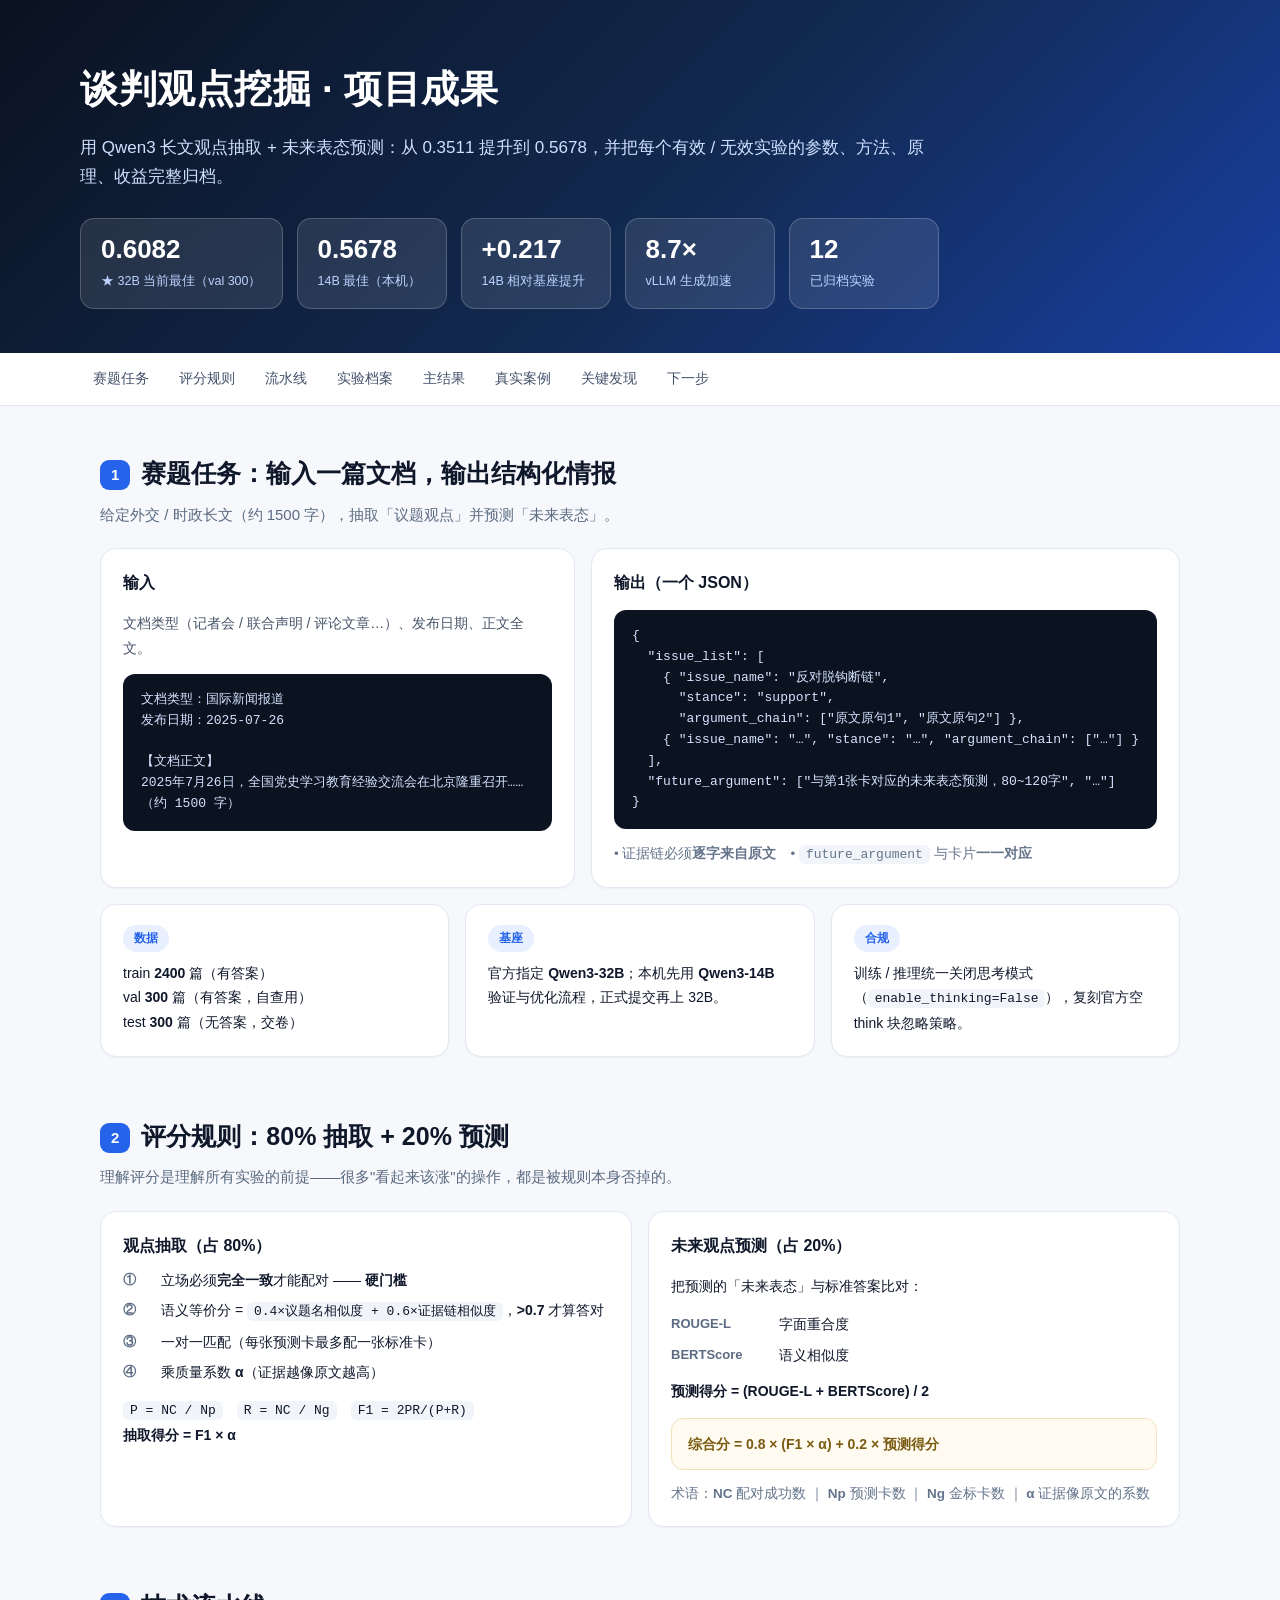
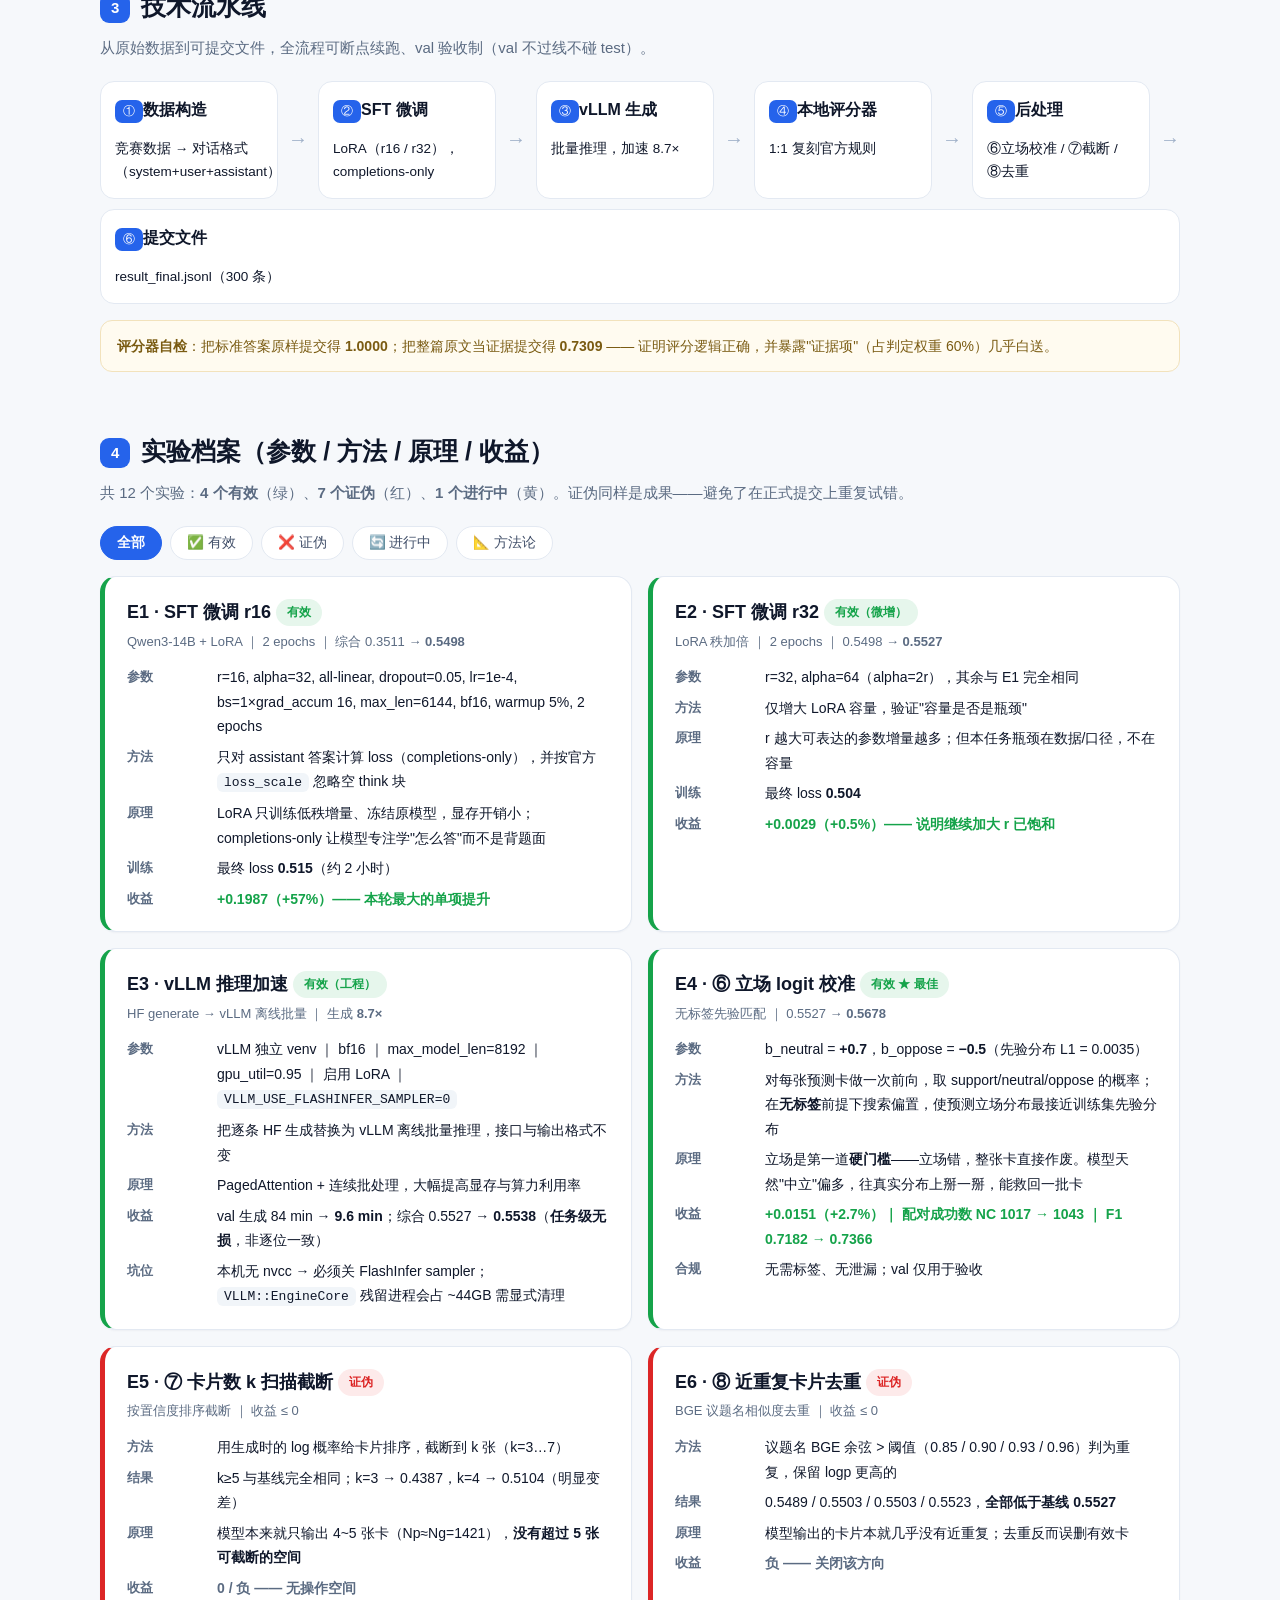
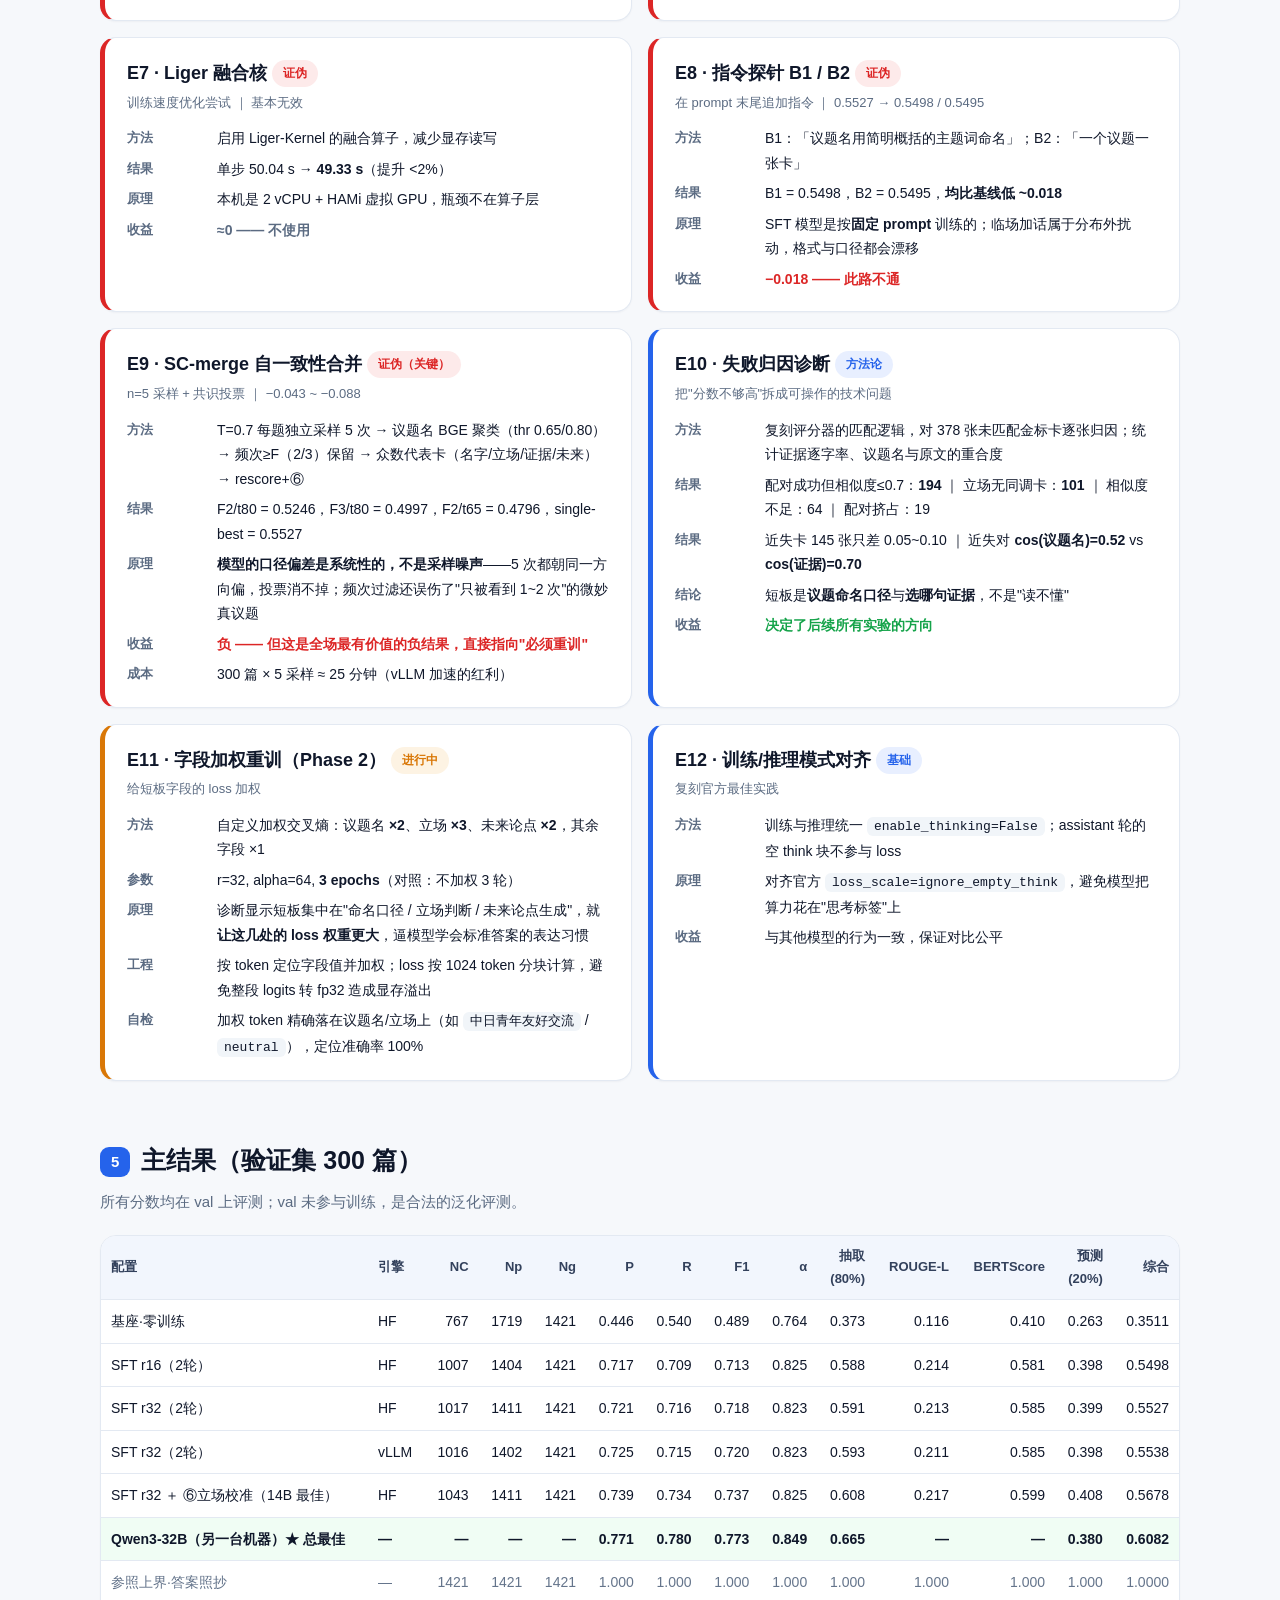
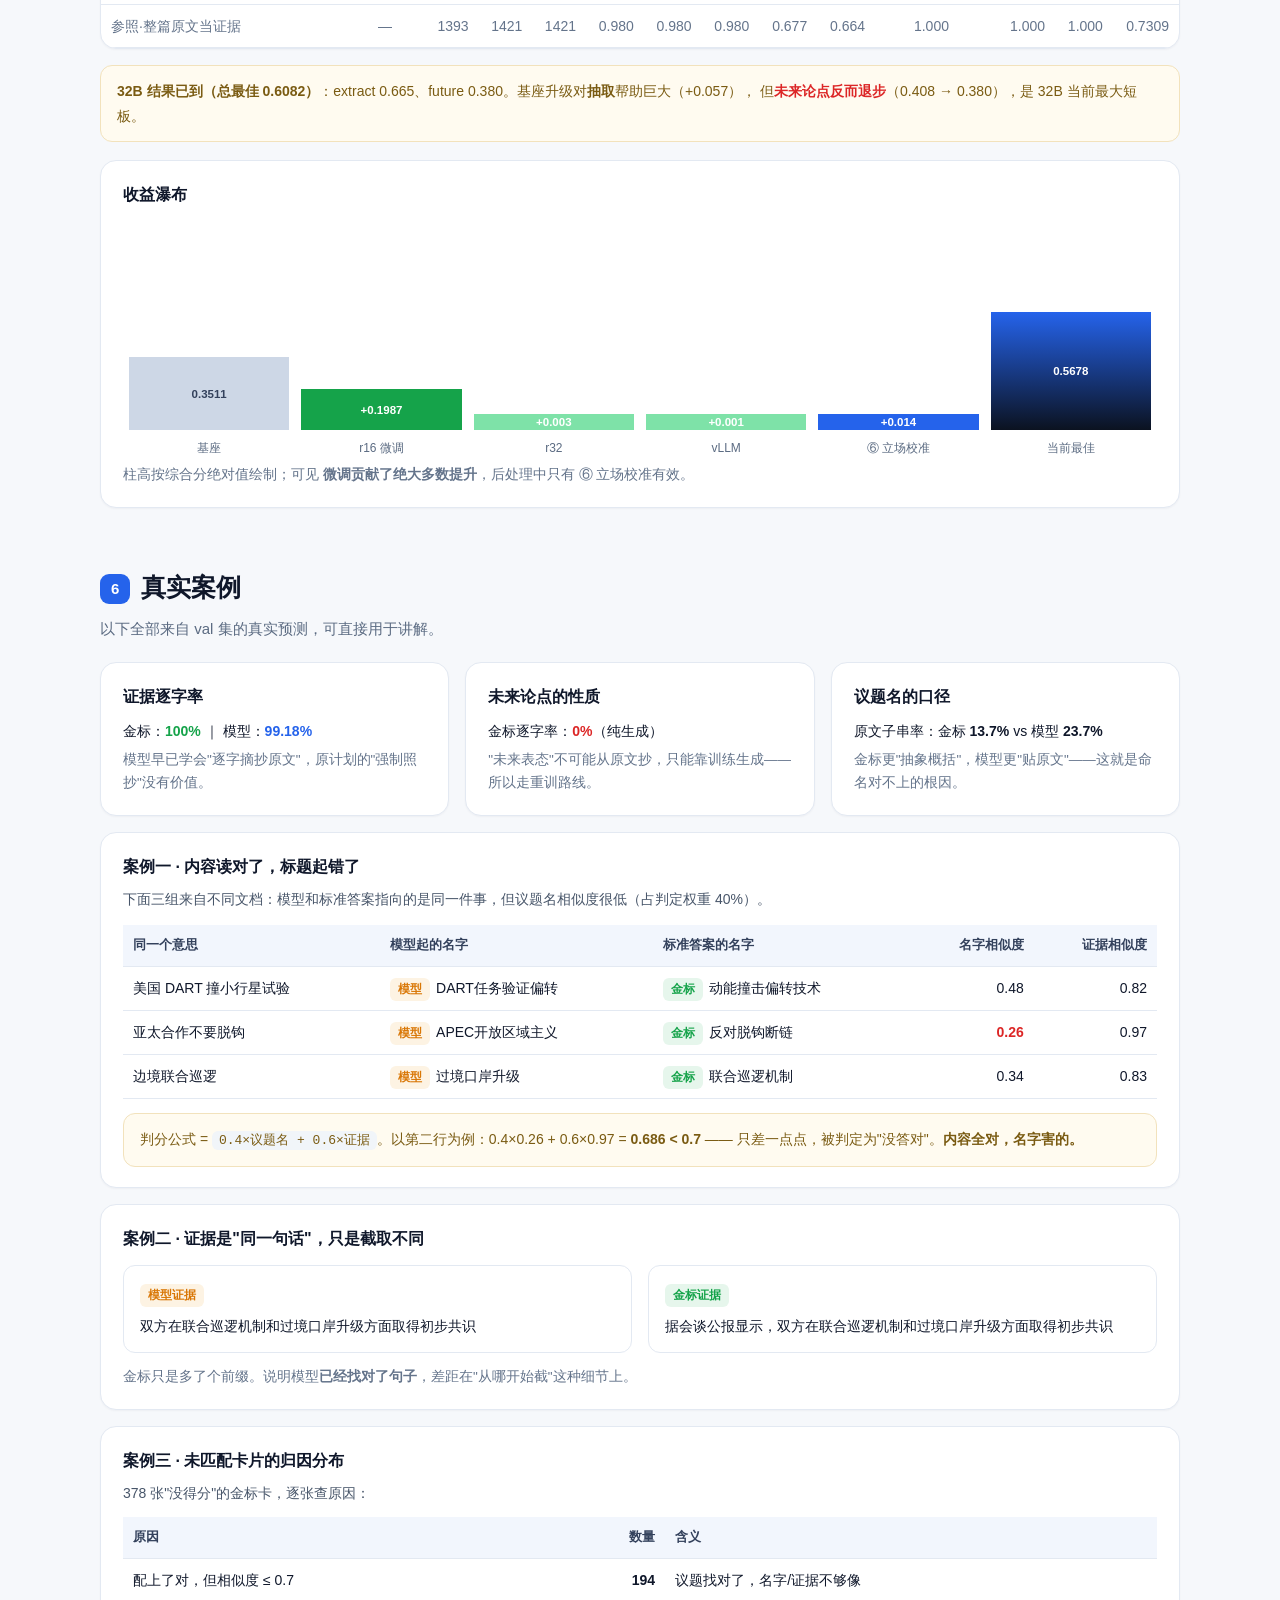
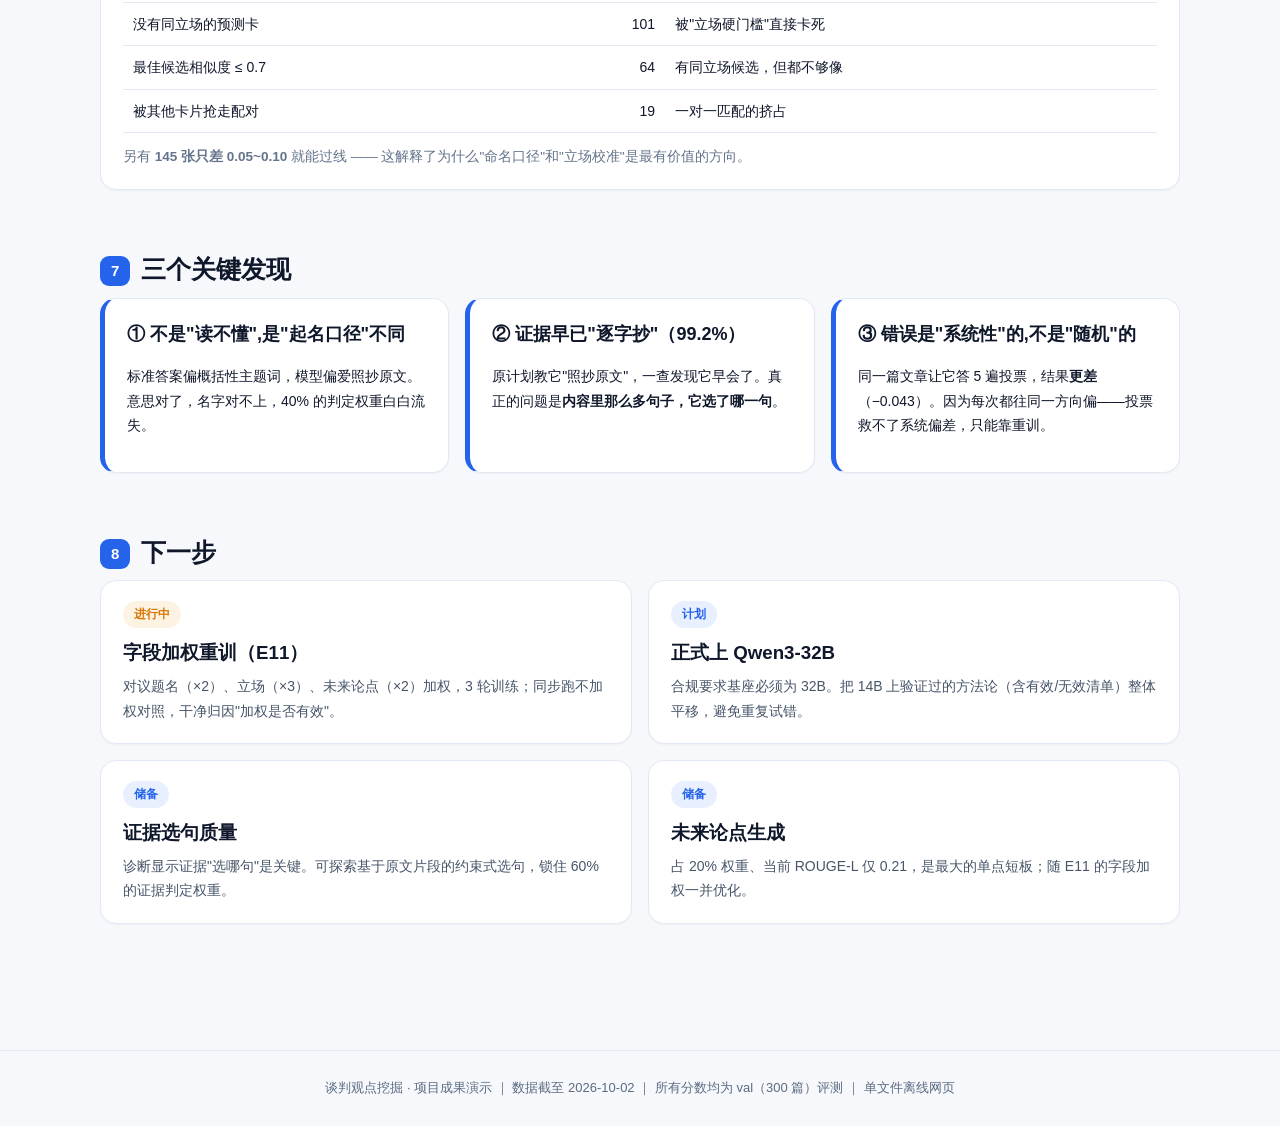
<file: docs/demo_overview.html>
<!DOCTYPE html>
<html lang="zh-CN">
<head>
<meta charset="utf-8">
<meta name="viewport" content="width=device-width,initial-scale=1">
<title>谈判观点挖掘 · 项目成果演示</title>
<style>
  :root{
    --bg:#f6f8fb; --card:#ffffff; --ink:#0f172a; --muted:#5b6b82; --line:#e3e9f2;
    --blue:#2563eb; --blue-soft:#e8efff; --green:#15a34a; --green-soft:#e6f6ec;
    --red:#dc2626; --red-soft:#fdeaea; --amber:#d97706; --amber-soft:#fdf3e3;
    --purple:#7c3aed; --purple-soft:#f1eaff;
  }
  *{box-sizing:border-box}
  body{margin:0;background:var(--bg);color:var(--ink);
       font-family:-apple-system,BlinkMacSystemFont,"Segoe UI","PingFang SC","Microsoft YaHei","Hiragino Sans GB",sans-serif;
       line-height:1.75;-webkit-font-smoothing:antialiased}
  a{color:var(--blue);text-decoration:none}
  header.hero{background:linear-gradient(135deg,#0b1220 0%,#122a52 55%,#1d4ed8 130%);color:#fff;padding:56px 32px 44px}
  .hero-inner{max-width:1120px;margin:0 auto}
  .hero h1{margin:0 0 10px;font-size:38px;letter-spacing:.5px}
  .hero p{margin:0;color:#cfe0ff;font-size:17px;max-width:860px}
  .hero .kpis{display:flex;gap:14px;flex-wrap:wrap;margin-top:26px}
  .kpi{background:rgba(255,255,255,.10);border:1px solid rgba(255,255,255,.20);border-radius:14px;padding:14px 20px;min-width:150px}
  .kpi b{display:block;font-size:26px;line-height:1.25}
  .kpi span{font-size:12.5px;color:#bcd3ff}
  nav{position:sticky;top:0;z-index:50;background:rgba(255,255,255,.94);backdrop-filter:blur(8px);
      border-bottom:1px solid var(--line);padding:0 20px}
  nav .nin{max-width:1120px;margin:0 auto;display:flex;gap:4px;overflow-x:auto}
  nav a{padding:13px 13px;font-size:14px;color:#42506a;border-bottom:2px solid transparent;white-space:nowrap}
  nav a:hover{color:var(--blue);border-bottom-color:var(--blue)}
  main{max-width:1120px;margin:0 auto;padding:34px 20px 80px}
  section{margin:0 0 46px}
  h2{font-size:25px;margin:0 0 6px;padding-top:12px}
  h2 .num{display:inline-block;background:var(--blue);color:#fff;border-radius:9px;
          font-size:15px;padding:2px 11px;margin-right:11px;vertical-align:2px}
  .sub{color:var(--muted);margin:0 0 20px;font-size:15px}
  .card{background:var(--card);border:1px solid var(--line);border-radius:16px;padding:20px 22px;
        box-shadow:0 1px 2px rgba(15,23,42,.04)}
  .grid{display:grid;gap:16px}
  .g2{grid-template-columns:repeat(2,1fr)}
  .g3{grid-template-columns:repeat(3,1fr)}
  .g4{grid-template-columns:repeat(4,1fr)}
  @media(max-width:900px){.g2,.g3,.g4{grid-template-columns:1fr}}
  .badge{display:inline-block;font-size:12px;font-weight:700;border-radius:999px;padding:3px 11px;vertical-align:2px}
  .b-ok{background:var(--green-soft);color:var(--green)}
  .b-no{background:var(--red-soft);color:var(--red)}
  .b-run{background:var(--amber-soft);color:var(--amber)}
  .b-info{background:var(--blue-soft);color:var(--blue)}
  .b-gray{background:#eef2f7;color:#64748b}
  table{width:100%;border-collapse:collapse;font-size:14px}
  th,td{padding:9px 10px;border-bottom:1px solid var(--line);text-align:left}
  th{background:#f2f6fd;color:#33415c;font-weight:700;font-size:13px}
  tr:hover td{background:#fafcff}
  td.n,th.n{text-align:right;font-variant-numeric:tabular-nums}
  .best td{background:#f0fdf4!important;font-weight:700}
  code{background:#f1f5f9;padding:2px 7px;border-radius:6px;font-size:13px;
       font-family:ui-monospace,Consolas,"Courier New",monospace}
  pre{background:#0b1220;color:#d7e3ff;padding:16px 18px;border-radius:12px;overflow:auto;font-size:13px;line-height:1.6}
  pre .k{color:#7dd3fc}.pre .s{color:#86efac}
  .exp{border-left:5px solid var(--line)}
  .exp.ok{border-left-color:var(--green)}
  .exp.no{border-left-color:var(--red)}
  .exp.run{border-left-color:var(--amber)}
  .exp.info{border-left-color:var(--blue)}
  .exp h3{margin:0 0 2px;font-size:18px}
  .exp .meta{color:var(--muted);font-size:13px;margin-bottom:12px}
  .kv{display:grid;grid-template-columns:78px 1fr;gap:6px 12px;font-size:14px;margin-top:8px}
  .kv .k{color:var(--muted);font-weight:700;font-size:13px;padding-top:1px}
  .kv .v{min-width:0}
  .gain{font-weight:800}
  .gain.pos{color:var(--green)}.gain.neg{color:var(--red)}.gain.flat{color:var(--muted)}
  .bar-wrap{background:#eef2f7;border-radius:8px;height:22px;position:relative;overflow:hidden}
  .bar{height:100%;border-radius:8px;display:flex;align-items:center;justify-content:flex-end;
       padding-right:8px;color:#fff;font-size:12px;font-weight:700;min-width:44px}
  .waterfall{display:flex;align-items:flex-end;gap:12px;height:250px;padding:12px 6px 0}
  .wf{flex:1;display:flex;flex-direction:column;justify-content:flex-end;align-items:center;height:100%}
  .wf .stack{width:100%;display:flex;flex-direction:column;justify-content:flex-end;height:100%}
  .wf .seg{width:100%;display:flex;align-items:center;justify-content:center;color:#fff;font-size:11.5px;font-weight:700;overflow:hidden}
  .wf .lbl{font-size:12px;color:var(--muted);margin-top:8px;text-align:center}
  .ex{border:1px solid var(--line);border-radius:12px;padding:14px 16px;background:#fff}
  .ex .q{font-size:14px;color:#334155}
  .ex .a{font-size:14px;margin-top:6px}
  .tag{display:inline-block;font-size:12px;border-radius:6px;padding:1px 8px;margin-right:6px}
  .t-gold{background:var(--green-soft);color:var(--green);font-weight:700}
  .t-pred{background:var(--amber-soft);color:var(--amber);font-weight:700}
  .t-same{background:var(--blue-soft);color:var(--blue)}
  .filters{display:flex;gap:8px;margin:0 0 16px;flex-wrap:wrap}
  .filters button{border:1px solid var(--line);background:#fff;border-radius:999px;padding:7px 16px;
                  font-size:13.5px;cursor:pointer;color:#42506a}
  .filters button.on{background:var(--blue);border-color:var(--blue);color:#fff;font-weight:700}
  .note{background:#fffbf0;border:1px solid #f2e2bc;border-radius:12px;padding:13px 16px;font-size:14px;color:#7a5b12}
  .foot{color:var(--muted);font-size:13px;text-align:center;padding:26px 10px;border-top:1px solid var(--line)}
  .flow{display:flex;gap:10px;flex-wrap:wrap;align-items:stretch}
  .step{flex:1;min-width:170px;background:#fff;border:1px solid var(--line);border-radius:14px;padding:14px}
  .step .no{font-size:12px;color:#fff;background:var(--blue);border-radius:7px;padding:1px 8px;display:inline-block;margin-bottom:8px}
  .arrow{align-self:center;color:#9fb0c8;font-size:20px}
  @media print{nav{display:none}.hero{padding:26px}.card{break-inside:avoid}}
</style>
</head>
<body>

<header class="hero">
  <div class="hero-inner">
    <h1>谈判观点挖掘 · 项目成果</h1>
    <p>用 Qwen3 长文观点抽取 + 未来表态预测：从 0.3511 提升到 0.5678，并把每个有效 / 无效实验的参数、方法、原理、收益完整归档。</p>
    <div class="kpis">
      <div class="kpi"><b>0.6082</b><span>★ 32B 当前最佳（val 300）</span></div>
      <div class="kpi"><b>0.5678</b><span>14B 最佳（本机）</span></div>
      <div class="kpi"><b>+0.217</b><span>14B 相对基座提升</span></div>
      <div class="kpi"><b>8.7×</b><span>vLLM 生成加速</span></div>
      <div class="kpi"><b>12</b><span>已归档实验</span></div>
    </div>
  </div>
</header>

<nav><div class="nin">
  <a href="#task">赛题任务</a>
  <a href="#scoring">评分规则</a>
  <a href="#pipeline">流水线</a>
  <a href="#experiments">实验档案</a>
  <a href="#results">主结果</a>
  <a href="#cases">真实案例</a>
  <a href="#findings">关键发现</a>
  <a href="#next">下一步</a>
</div></nav>

<main>

<!-- 1 赛题 -->
<section id="task">
  <h2><span class="num">1</span>赛题任务：输入一篇文档，输出结构化情报</h2>
  <p class="sub">给定外交 / 时政长文（约 1500 字），抽取「议题观点」并预测「未来表态」。</p>
  <div class="grid g2">
    <div class="card">
      <b>输入</b>
      <p style="font-size:14px;color:#475569">文档类型（记者会 / 联合声明 / 评论文章…）、发布日期、正文全文。</p>
      <pre>文档类型：国际新闻报道
发布日期：2025-07-26

【文档正文】
2025年7月26日，全国党史学习教育经验交流会在北京隆重召开……
（约 1500 字）</pre>
    </div>
    <div class="card">
      <b>输出（一个 JSON）</b>
      <pre>{
  "issue_list": [
    { "issue_name": "反对脱钩断链",
      "stance": "support",
      "argument_chain": ["原文原句1", "原文原句2"] },
    { "issue_name": "…", "stance": "…", "argument_chain": ["…"] }
  ],
  "future_argument": ["与第1张卡对应的未来表态预测，80~120字", "…"]
}</pre>
      <p style="font-size:13.5px;color:#64748b;margin:8px 0 0">
        • 证据链必须<b>逐字来自原文</b>　• <code>future_argument</code> 与卡片<b>一一对应</b></p>
    </div>
  </div>
  <div class="grid g3" style="margin-top:16px">
    <div class="card"><span class="badge b-info">数据</span><p style="margin:8px 0 0;font-size:14px">train <b>2400</b> 篇（有答案）<br>val <b>300</b> 篇（有答案，自查用）<br>test <b>300</b> 篇（无答案，交卷）</p></div>
    <div class="card"><span class="badge b-info">基座</span><p style="margin:8px 0 0;font-size:14px">官方指定 <b>Qwen3-32B</b>；本机先用 <b>Qwen3-14B</b> 验证与优化流程，正式提交再上 32B。</p></div>
    <div class="card"><span class="badge b-info">合规</span><p style="margin:8px 0 0;font-size:14px">训练 / 推理统一关闭思考模式（<code>enable_thinking=False</code>），复刻官方空 think 块忽略策略。</p></div>
  </div>
</section>

<!-- 2 评分 -->
<section id="scoring">
  <h2><span class="num">2</span>评分规则：80% 抽取 + 20% 预测</h2>
  <p class="sub">理解评分是理解所有实验的前提——很多"看起来该涨"的操作，都是被规则本身否掉的。</p>
  <div class="grid g2">
    <div class="card">
      <b>观点抽取（占 80%）</b>
      <div class="kv" style="grid-template-columns:26px 1fr">
        <div class="k">①</div><div class="v">立场必须<b>完全一致</b>才能配对 —— <b>硬门槛</b></div>
        <div class="k">②</div><div class="v">语义等价分 = <code>0.4×议题名相似度 + 0.6×证据链相似度</code>，<b>&gt;0.7</b> 才算答对</div>
        <div class="k">③</div><div class="v">一对一匹配（每张预测卡最多配一张标准卡）</div>
        <div class="k">④</div><div class="v">乘质量系数 <b>α</b>（证据越像原文越高）</div>
      </div>
      <p style="font-size:14px;margin:12px 0 0">
        <code>P = NC / Np</code>　<code>R = NC / Ng</code>　<code>F1 = 2PR/(P+R)</code><br>
        <b>抽取得分 = F1 × α</b>
      </p>
    </div>
    <div class="card">
      <b>未来观点预测（占 20%）</b>
      <p style="font-size:14px">把预测的「未来表态」与标准答案比对：</p>
      <div class="kv" style="grid-template-columns:96px 1fr">
        <div class="k">ROUGE-L</div><div class="v">字面重合度</div>
        <div class="k">BERTScore</div><div class="v">语义相似度</div>
      </div>
      <p style="font-size:14px;margin:12px 0 0"><b>预测得分 = (ROUGE-L + BERTScore) / 2</b></p>
      <div class="note" style="margin-top:14px">
        <b>综合分 = 0.8 × (F1 × α) + 0.2 × 预测得分</b>
      </div>
      <p style="font-size:13.5px;color:#64748b;margin:12px 0 0">
        术语：<b>NC</b> 配对成功数 ｜ <b>Np</b> 预测卡数 ｜ <b>Ng</b> 金标卡数 ｜ <b>α</b> 证据像原文的系数</p>
    </div>
  </div>
</section>

<!-- 3 流水线 -->
<section id="pipeline">
  <h2><span class="num">3</span>技术流水线</h2>
  <p class="sub">从原始数据到可提交文件，全流程可断点续跑、val 验收制（val 不过线不碰 test）。</p>
  <div class="flow">
    <div class="step"><span class="no">①</span><b>数据构造</b><p style="font-size:13.5px;margin:6px 0 0">竞赛数据 → 对话格式（system+user+assistant）</p></div>
    <div class="arrow">→</div>
    <div class="step"><span class="no">②</span><b>SFT 微调</b><p style="font-size:13.5px;margin:6px 0 0">LoRA（r16 / r32），completions-only</p></div>
    <div class="arrow">→</div>
    <div class="step"><span class="no">③</span><b>vLLM 生成</b><p style="font-size:13.5px;margin:6px 0 0">批量推理，加速 8.7×</p></div>
    <div class="arrow">→</div>
    <div class="step"><span class="no">④</span><b>本地评分器</b><p style="font-size:13.5px;margin:6px 0 0">1:1 复刻官方规则</p></div>
    <div class="arrow">→</div>
    <div class="step"><span class="no">⑤</span><b>后处理</b><p style="font-size:13.5px;margin:6px 0 0">⑥立场校准 / ⑦截断 / ⑧去重</p></div>
    <div class="arrow">→</div>
    <div class="step"><span class="no">⑥</span><b>提交文件</b><p style="font-size:13.5px;margin:6px 0 0">result_final.jsonl（300 条）</p></div>
  </div>
  <div class="note" style="margin-top:16px">
    <b>评分器自检</b>：把标准答案原样提交得 <b>1.0000</b>；把整篇原文当证据提交得 <b>0.7309</b> —— 证明评分逻辑正确，并暴露"证据项"（占判定权重 60%）几乎白送。
  </div>
</section>

<!-- 4 实验档案 -->
<section id="experiments">
  <h2><span class="num">4</span>实验档案（参数 / 方法 / 原理 / 收益）</h2>
  <p class="sub">共 12 个实验：<b>4 个有效</b>（绿）、<b>7 个证伪</b>（红）、<b>1 个进行中</b>（黄）。证伪同样是成果——避免了在正式提交上重复试错。</p>
  <div class="filters">
    <button class="on" data-f="all">全部</button>
    <button data-f="ok">✅ 有效</button>
    <button data-f="no">❌ 证伪</button>
    <button data-f="run">🔄 进行中</button>
    <button data-f="info">📐 方法论</button>
  </div>

  <div class="grid g2" id="expbox">

    <div class="card exp ok" data-k="ok">
      <h3>E1 · SFT 微调 r16 <span class="badge b-ok">有效</span></h3>
      <div class="meta">Qwen3-14B + LoRA ｜ 2 epochs ｜ 综合 0.3511 → <b>0.5498</b></div>
      <div class="kv">
        <div class="k">参数</div><div class="v">r=16, alpha=32, all-linear, dropout=0.05, lr=1e-4, bs=1×grad_accum 16, max_len=6144, bf16, warmup 5%, 2 epochs</div>
        <div class="k">方法</div><div class="v">只对 assistant 答案计算 loss（completions-only），并按官方 <code>loss_scale</code> 忽略空 think 块</div>
        <div class="k">原理</div><div class="v">LoRA 只训练低秩增量、冻结原模型，显存开销小；completions-only 让模型专注学"怎么答"而不是背题面</div>
        <div class="k">训练</div><div class="v">最终 loss <b>0.515</b>（约 2 小时）</div>
        <div class="k">收益</div><div class="v gain pos">+0.1987（+57%）—— 本轮最大的单项提升</div>
      </div>
    </div>

    <div class="card exp ok" data-k="ok">
      <h3>E2 · SFT 微调 r32 <span class="badge b-ok">有效（微增）</span></h3>
      <div class="meta">LoRA 秩加倍 ｜ 2 epochs ｜ 0.5498 → <b>0.5527</b></div>
      <div class="kv">
        <div class="k">参数</div><div class="v">r=32, alpha=64（alpha=2r），其余与 E1 完全相同</div>
        <div class="k">方法</div><div class="v">仅增大 LoRA 容量，验证"容量是否是瓶颈"</div>
        <div class="k">原理</div><div class="v">r 越大可表达的参数增量越多；但本任务瓶颈在数据/口径，不在容量</div>
        <div class="k">训练</div><div class="v">最终 loss <b>0.504</b></div>
        <div class="k">收益</div><div class="v gain pos">+0.0029（+0.5%）—— <b>说明继续加大 r 已饱和</b></div>
      </div>
    </div>

    <div class="card exp ok" data-k="ok">
      <h3>E3 · vLLM 推理加速 <span class="badge b-ok">有效（工程）</span></h3>
      <div class="meta">HF generate → vLLM 离线批量 ｜ 生成 <b>8.7×</b></div>
      <div class="kv">
        <div class="k">参数</div><div class="v">vLLM 独立 venv ｜ bf16 ｜ max_model_len=8192 ｜ gpu_util=0.95 ｜ 启用 LoRA ｜ <code>VLLM_USE_FLASHINFER_SAMPLER=0</code></div>
        <div class="k">方法</div><div class="v">把逐条 HF 生成替换为 vLLM 离线批量推理，接口与输出格式不变</div>
        <div class="k">原理</div><div class="v">PagedAttention + 连续批处理，大幅提高显存与算力利用率</div>
        <div class="k">收益</div><div class="v">val 生成 84 min → <b>9.6 min</b>；综合 0.5527 → <b>0.5538</b>（<b>任务级无损</b>，非逐位一致）</div>
        <div class="k">坑位</div><div class="v">本机无 nvcc → 必须关 FlashInfer sampler；<code>VLLM::EngineCore</code> 残留进程会占 ~44GB 需显式清理</div>
      </div>
    </div>

    <div class="card exp ok" data-k="ok">
      <h3>E4 · ⑥ 立场 logit 校准 <span class="badge b-ok">有效 ★ 最佳</span></h3>
      <div class="meta">无标签先验匹配 ｜ 0.5527 → <b>0.5678</b></div>
      <div class="kv">
        <div class="k">参数</div><div class="v">b_neutral = <b>+0.7</b>，b_oppose = <b>−0.5</b>（先验分布 L1 = 0.0035）</div>
        <div class="k">方法</div><div class="v">对每张预测卡做一次前向，取 support/neutral/oppose 的概率；在<b>无标签</b>前提下搜索偏置，使预测立场分布最接近训练集先验分布</div>
        <div class="k">原理</div><div class="v">立场是第一道<b>硬门槛</b>——立场错，整张卡直接作废。模型天然"中立"偏多，往真实分布上掰一掰，能救回一批卡</div>
        <div class="k">收益</div><div class="v gain pos">+0.0151（+2.7%）｜ 配对成功数 NC <b>1017 → 1043</b> ｜ F1 0.7182 → 0.7366</div>
        <div class="k">合规</div><div class="v">无需标签、无泄漏；val 仅用于验收</div>
      </div>
    </div>

    <div class="card exp no" data-k="no">
      <h3>E5 · ⑦ 卡片数 k 扫描截断 <span class="badge b-no">证伪</span></h3>
      <div class="meta">按置信度排序截断 ｜ 收益 ≤ 0</div>
      <div class="kv">
        <div class="k">方法</div><div class="v">用生成时的 log 概率给卡片排序，截断到 k 张（k=3…7）</div>
        <div class="k">结果</div><div class="v">k≥5 与基线完全相同；k=3 → 0.4387，k=4 → 0.5104（明显变差）</div>
        <div class="k">原理</div><div class="v">模型本来就只输出 4~5 张卡（Np≈Ng=1421），<b>没有超过 5 张可截断的空间</b></div>
        <div class="k">收益</div><div class="v gain flat">0 / 负 —— 无操作空间</div>
      </div>
    </div>

    <div class="card exp no" data-k="no">
      <h3>E6 · ⑧ 近重复卡片去重 <span class="badge b-no">证伪</span></h3>
      <div class="meta">BGE 议题名相似度去重 ｜ 收益 ≤ 0</div>
      <div class="kv">
        <div class="k">方法</div><div class="v">议题名 BGE 余弦 &gt; 阈值（0.85 / 0.90 / 0.93 / 0.96）判为重复，保留 logp 更高的</div>
        <div class="k">结果</div><div class="v">0.5489 / 0.5503 / 0.5503 / 0.5523，<b>全部低于基线 0.5527</b></div>
        <div class="k">原理</div><div class="v">模型输出的卡片本就几乎没有近重复；去重反而误删有效卡</div>
        <div class="k">收益</div><div class="v gain flat">负 —— 关闭该方向</div>
      </div>
    </div>

    <div class="card exp no" data-k="no">
      <h3>E7 · Liger 融合核 <span class="badge b-no">证伪</span></h3>
      <div class="meta">训练速度优化尝试 ｜ 基本无效</div>
      <div class="kv">
        <div class="k">方法</div><div class="v">启用 Liger-Kernel 的融合算子，减少显存读写</div>
        <div class="k">结果</div><div class="v">单步 50.04 s → <b>49.33 s</b>（提升 &lt;2%）</div>
        <div class="k">原理</div><div class="v">本机是 2 vCPU + HAMi 虚拟 GPU，瓶颈不在算子层</div>
        <div class="k">收益</div><div class="v gain flat">≈0 —— 不使用</div>
      </div>
    </div>

    <div class="card exp no" data-k="no">
      <h3>E8 · 指令探针 B1 / B2 <span class="badge b-no">证伪</span></h3>
      <div class="meta">在 prompt 末尾追加指令 ｜ 0.5527 → 0.5498 / 0.5495</div>
      <div class="kv">
        <div class="k">方法</div><div class="v">B1：「议题名用简明概括的主题词命名」；B2：「一个议题一张卡」</div>
        <div class="k">结果</div><div class="v">B1 = 0.5498，B2 = 0.5495，<b>均比基线低 ~0.018</b></div>
        <div class="k">原理</div><div class="v">SFT 模型是按<b>固定 prompt</b> 训练的；临场加话属于分布外扰动，格式与口径都会漂移</div>
        <div class="k">收益</div><div class="v gain neg">−0.018 —— 此路不通</div>
      </div>
    </div>

    <div class="card exp no" data-k="no">
      <h3>E9 · SC-merge 自一致性合并 <span class="badge b-no">证伪（关键）</span></h3>
      <div class="meta">n=5 采样 + 共识投票 ｜ −0.043 ~ −0.088</div>
      <div class="kv">
        <div class="k">方法</div><div class="v">T=0.7 每题独立采样 5 次 → 议题名 BGE 聚类（thr 0.65/0.80）→ 频次≥F（2/3）保留 → 众数代表卡（名字/立场/证据/未来）→ rescore+⑥</div>
        <div class="k">结果</div><div class="v">F2/t80 = 0.5246，F3/t80 = 0.4997，F2/t65 = 0.4796，single-best = 0.5527</div>
        <div class="k">原理</div><div class="v"><b>模型的口径偏差是系统性的，不是采样噪声</b>——5 次都朝同一方向偏，投票消不掉；频次过滤还误伤了"只被看到 1~2 次"的微妙真议题</div>
        <div class="k">收益</div><div class="v gain neg">负 —— 但这是全场最有价值的负结果，直接指向"必须重训"</div>
        <div class="k">成本</div><div class="v">300 篇 × 5 采样 ≈ 25 分钟（vLLM 加速的红利）</div>
      </div>
    </div>

    <div class="card exp info" data-k="info">
      <h3>E10 · 失败归因诊断 <span class="badge b-info">方法论</span></h3>
      <div class="meta">把"分数不够高"拆成可操作的技术问题</div>
      <div class="kv">
        <div class="k">方法</div><div class="v">复刻评分器的匹配逻辑，对 378 张未匹配金标卡逐张归因；统计证据逐字率、议题名与原文的重合度</div>
        <div class="k">结果</div><div class="v">配对成功但相似度≤0.7：<b>194</b> ｜ 立场无同调卡：<b>101</b> ｜ 相似度不足：64 ｜ 配对挤占：19</div>
        <div class="k">结果</div><div class="v">近失卡 145 张只差 0.05~0.10 ｜ 近失对 <b>cos(议题名)=0.52</b> vs <b>cos(证据)=0.70</b></div>
        <div class="k">结论</div><div class="v">短板是<b>议题命名口径</b>与<b>选哪句证据</b>，不是"读不懂"</div>
        <div class="k">收益</div><div class="v gain pos">决定了后续所有实验的方向</div>
      </div>
    </div>

    <div class="card exp run" data-k="run">
      <h3>E11 · 字段加权重训（Phase 2） <span class="badge b-run">进行中</span></h3>
      <div class="meta">给短板字段的 loss 加权</div>
      <div class="kv">
        <div class="k">方法</div><div class="v">自定义加权交叉熵：议题名 <b>×2</b>、立场 <b>×3</b>、未来论点 <b>×2</b>，其余字段 ×1</div>
        <div class="k">参数</div><div class="v">r=32, alpha=64, <b>3 epochs</b>（对照：不加权 3 轮）</div>
        <div class="k">原理</div><div class="v">诊断显示短板集中在"命名口径 / 立场判断 / 未来论点生成"，就<b>让这几处的 loss 权重更大</b>，逼模型学会标准答案的表达习惯</div>
        <div class="k">工程</div><div class="v">按 token 定位字段值并加权；loss 按 1024 token 分块计算，避免整段 logits 转 fp32 造成显存溢出</div>
        <div class="k">自检</div><div class="v">加权 token 精确落在议题名/立场上（如 <code>中日青年友好交流</code> / <code>neutral</code>），定位准确率 100%</div>
      </div>
    </div>

    <div class="card exp info" data-k="info">
      <h3>E12 · 训练/推理模式对齐 <span class="badge b-info">基础</span></h3>
      <div class="meta">复刻官方最佳实践</div>
      <div class="kv">
        <div class="k">方法</div><div class="v">训练与推理统一 <code>enable_thinking=False</code>；assistant 轮的空 think 块不参与 loss</div>
        <div class="k">原理</div><div class="v">对齐官方 <code>loss_scale=ignore_empty_think</code>，避免模型把算力花在"思考标签"上</div>
        <div class="k">收益</div><div class="v">与其他模型的行为一致，保证对比公平</div>
      </div>
    </div>

  </div>
</section>

<!-- 5 主结果 -->
<section id="results">
  <h2><span class="num">5</span>主结果（验证集 300 篇）</h2>
  <p class="sub">所有分数均在 val 上评测；val 未参与训练，是合法的泛化评测。</p>
  <div class="card" style="padding:0;overflow:hidden">
    <table>
      <thead><tr>
        <th>配置</th><th>引擎</th><th class="n">NC</th><th class="n">Np</th><th class="n">Ng</th>
        <th class="n">P</th><th class="n">R</th><th class="n">F1</th><th class="n">α</th>
        <th class="n">抽取<br>(80%)</th><th class="n">ROUGE-L</th><th class="n">BERTScore</th>
        <th class="n">预测<br>(20%)</th><th class="n">综合</th>
      </tr></thead>
      <tbody>
        <tr><td>基座·零训练</td><td>HF</td><td class="n">767</td><td class="n">1719</td><td class="n">1421</td><td class="n">0.446</td><td class="n">0.540</td><td class="n">0.489</td><td class="n">0.764</td><td class="n">0.373</td><td class="n">0.116</td><td class="n">0.410</td><td class="n">0.263</td><td class="n">0.3511</td></tr>
        <tr><td>SFT r16（2轮）</td><td>HF</td><td class="n">1007</td><td class="n">1404</td><td class="n">1421</td><td class="n">0.717</td><td class="n">0.709</td><td class="n">0.713</td><td class="n">0.825</td><td class="n">0.588</td><td class="n">0.214</td><td class="n">0.581</td><td class="n">0.398</td><td class="n">0.5498</td></tr>
        <tr><td>SFT r32（2轮）</td><td>HF</td><td class="n">1017</td><td class="n">1411</td><td class="n">1421</td><td class="n">0.721</td><td class="n">0.716</td><td class="n">0.718</td><td class="n">0.823</td><td class="n">0.591</td><td class="n">0.213</td><td class="n">0.585</td><td class="n">0.399</td><td class="n">0.5527</td></tr>
        <tr><td>SFT r32（2轮）</td><td>vLLM</td><td class="n">1016</td><td class="n">1402</td><td class="n">1421</td><td class="n">0.725</td><td class="n">0.715</td><td class="n">0.720</td><td class="n">0.823</td><td class="n">0.593</td><td class="n">0.211</td><td class="n">0.585</td><td class="n">0.398</td><td class="n">0.5538</td></tr>
        <tr><td>SFT r32 ＋ ⑥立场校准（14B 最佳）</td><td>HF</td><td class="n">1043</td><td class="n">1411</td><td class="n">1421</td><td class="n">0.739</td><td class="n">0.734</td><td class="n">0.737</td><td class="n">0.825</td><td class="n">0.608</td><td class="n">0.217</td><td class="n">0.599</td><td class="n">0.408</td><td class="n">0.5678</td></tr>
        <tr class="best"><td><b>Qwen3-32B</b>（另一台机器）★ 总最佳</td><td>—</td><td class="n">—</td><td class="n">—</td><td class="n">—</td><td class="n">0.771</td><td class="n">0.780</td><td class="n">0.773</td><td class="n">0.849</td><td class="n">0.665</td><td class="n">—</td><td class="n">—</td><td class="n">0.380</td><td class="n">0.6082</td></tr>
        <tr style="color:#64748b"><td>参照上界·答案照抄</td><td>—</td><td class="n">1421</td><td class="n">1421</td><td class="n">1421</td><td class="n">1.000</td><td class="n">1.000</td><td class="n">1.000</td><td class="n">1.000</td><td class="n">1.000</td><td class="n">1.000</td><td class="n">1.000</td><td class="n">1.000</td><td class="n">1.0000</td></tr>
        <tr style="color:#64748b"><td>参照·整篇原文当证据</td><td>—</td><td class="n">1393</td><td class="n">1421</td><td class="n">1421</td><td class="n">0.980</td><td class="n">0.980</td><td class="n">0.980</td><td class="n">0.677</td><td class="n">0.664</td><td class="n">1.000</td><td class="n">1.000</td><td class="n">1.000</td><td class="n">0.7309</td></tr>
      </tbody>
    </table>
  </div>

  <div class="note green" style="margin-top:16px">
    <b>32B 结果已到（总最佳 0.6082）</b>：extract 0.665、future 0.380。基座升级对<b>抽取</b>帮助巨大（+0.057），
    但<b style="color:var(--red)">未来论点反而退步</b>（0.408 → 0.380），是 32B 当前最大短板。
  </div>

  <div class="card" style="margin-top:18px">
    <b>收益瀑布</b>
    <div class="waterfall">
      <div class="wf"><div class="stack"><div class="seg" style="height:35.11%;background:#cdd7e6;color:#33415c">0.3511</div></div><div class="lbl">基座</div></div>
      <div class="wf"><div class="stack"><div class="seg" style="height:19.87%;background:var(--green)">+0.1987</div></div><div class="lbl">r16 微调</div></div>
      <div class="wf"><div class="stack"><div class="seg" style="height:0.29%;background:#7ee2a8;min-height:16px">+0.003</div></div><div class="lbl">r32</div></div>
      <div class="wf"><div class="stack"><div class="seg" style="height:0.11%;background:#7ee2a8;min-height:16px">+0.001</div></div><div class="lbl">vLLM</div></div>
      <div class="wf"><div class="stack"><div class="seg" style="height:1.4%;background:var(--blue);min-height:16px">+0.014</div></div><div class="lbl">⑥ 立场校准</div></div>
      <div class="wf"><div class="stack"><div class="seg" style="height:56.78%;background:linear-gradient(180deg,#2563eb,#0b1220)">0.5678</div></div><div class="lbl">当前最佳</div></div>
    </div>
    <p style="font-size:13.5px;color:#64748b;margin:4px 0 0">柱高按综合分绝对值绘制；可见 <b>微调贡献了绝大多数提升</b>，后处理中只有 ⑥ 立场校准有效。</p>
  </div>
</section>

<!-- 6 案例 -->
<section id="cases">
  <h2><span class="num">6</span>真实案例</h2>
  <p class="sub">以下全部来自 val 集的真实预测，可直接用于讲解。</p>

  <div class="grid g3" style="margin-bottom:16px">
    <div class="card"><b>证据逐字率</b>
      <p style="font-size:14px;margin:8px 0 4px">金标：<b style="color:var(--green)">100%</b> ｜ 模型：<b style="color:var(--blue)">99.18%</b></p>
      <p style="font-size:13.5px;color:#64748b;margin:0">模型早已学会"逐字摘抄原文"，原计划的"强制照抄"没有价值。</p></div>
    <div class="card"><b>未来论点的性质</b>
      <p style="font-size:14px;margin:8px 0 4px">金标逐字率：<b style="color:var(--red)">0%</b>（纯生成）</p>
      <p style="font-size:13.5px;color:#64748b;margin:0">"未来表态"不可能从原文抄，只能靠训练生成——所以走重训路线。</p></div>
    <div class="card"><b>议题名的口径</b>
      <p style="font-size:14px;margin:8px 0 4px">原文子串率：金标 <b>13.7%</b> vs 模型 <b>23.7%</b></p>
      <p style="font-size:13.5px;color:#64748b;margin:0">金标更"抽象概括"，模型更"贴原文"——这就是命名对不上的根因。</p></div>
  </div>

  <div class="card">
    <b>案例一 · 内容读对了，标题起错了</b>
    <p style="font-size:14px;color:#475569;margin:6px 0 14px">下面三组来自不同文档：模型和标准答案指向的是同一件事，但议题名相似度很低（占判定权重 40%）。</p>
    <table>
      <thead><tr><th>同一个意思</th><th>模型起的名字</th><th>标准答案的名字</th><th class="n">名字相似度</th><th class="n">证据相似度</th></tr></thead>
      <tbody>
        <tr><td>美国 DART 撞小行星试验</td><td><span class="tag t-pred">模型</span>DART任务验证偏转</td><td><span class="tag t-gold">金标</span>动能撞击偏转技术</td><td class="n">0.48</td><td class="n">0.82</td></tr>
        <tr><td>亚太合作不要脱钩</td><td><span class="tag t-pred">模型</span>APEC开放区域主义</td><td><span class="tag t-gold">金标</span>反对脱钩断链</td><td class="n" style="color:var(--red);font-weight:700">0.26</td><td class="n">0.97</td></tr>
        <tr><td>边境联合巡逻</td><td><span class="tag t-pred">模型</span>过境口岸升级</td><td><span class="tag t-gold">金标</span>联合巡逻机制</td><td class="n">0.34</td><td class="n">0.83</td></tr>
      </tbody>
    </table>
    <div class="note" style="margin-top:14px">
      判分公式 = <code>0.4×议题名 + 0.6×证据</code>。以第二行为例：0.4×0.26 + 0.6×0.97 = <b>0.686 &lt; 0.7</b> —— 只差一点点，被判定为"没答对"。<b>内容全对，名字害的。</b>
    </div>
  </div>

  <div class="card" style="margin-top:16px">
    <b>案例二 · 证据是"同一句话"，只是截取不同</b>
    <div class="grid g2" style="margin-top:12px">
      <div class="ex"><span class="tag t-pred">模型证据</span><div class="a">双方在联合巡逻机制和过境口岸升级方面取得初步共识</div></div>
      <div class="ex"><span class="tag t-gold">金标证据</span><div class="a">据会谈公报显示，双方在联合巡逻机制和过境口岸升级方面取得初步共识</div></div>
    </div>
    <p style="font-size:13.5px;color:#64748b;margin:12px 0 0">金标只是多了个前缀。说明模型<b>已经找对了句子</b>，差距在"从哪开始截"这种细节上。</p>
  </div>

  <div class="card" style="margin-top:16px">
    <b>案例三 · 未匹配卡片的归因分布</b>
    <p style="font-size:14px;color:#475569;margin:6px 0 12px">378 张"没得分"的金标卡，逐张查原因：</p>
    <table>
      <thead><tr><th>原因</th><th class="n">数量</th><th>含义</th></tr></thead>
      <tbody>
        <tr><td>配上了对，但相似度 ≤ 0.7</td><td class="n"><b>194</b></td><td>议题找对了，名字/证据不够像</td></tr>
        <tr><td>没有同立场的预测卡</td><td class="n">101</td><td>被"立场硬门槛"直接卡死</td></tr>
        <tr><td>最佳候选相似度 ≤ 0.7</td><td class="n">64</td><td>有同立场候选，但都不够像</td></tr>
        <tr><td>被其他卡片抢走配对</td><td class="n">19</td><td>一对一匹配的挤占</td></tr>
      </tbody>
    </table>
    <p style="font-size:13.5px;color:#64748b;margin:12px 0 0">
      另有 <b>145 张只差 0.05~0.10</b> 就能过线 —— 这解释了为什么"命名口径"和"立场校准"是最有价值的方向。</p>
  </div>
</section>

<!-- 7 发现 -->
<section id="findings">
  <h2><span class="num">7</span>三个关键发现</h2>
  <div class="grid g3">
    <div class="card exp info">
      <h3>① 不是"读不懂",是"起名口径"不同</h3>
      <p style="font-size:14px">标准答案偏概括性主题词，模型偏爱照抄原文。意思对了，名字对不上，40% 的判定权重白白流失。</p>
    </div>
    <div class="card exp info">
      <h3>② 证据早已"逐字抄"（99.2%）</h3>
      <p style="font-size:14px">原计划教它"照抄原文"，一查发现它早会了。真正的问题是<b>内容里那么多句子，它选了哪一句</b>。</p>
    </div>
    <div class="card exp info">
      <h3>③ 错误是"系统性"的,不是"随机"的</h3>
      <p style="font-size:14px">同一篇文章让它答 5 遍投票，结果<b>更差</b>（−0.043）。因为每次都往同一方向偏——投票救不了系统偏差，只能靠重训。</p>
    </div>
  </div>
</section>

<!-- 8 下一步 -->
<section id="next">
  <h2><span class="num">8</span>下一步</h2>
  <div class="grid g2">
    <div class="card">
      <span class="badge b-run">进行中</span>
      <h3 style="margin:8px 0 4px">字段加权重训（E11）</h3>
      <p style="font-size:14px;color:#475569;margin:0">对议题名（×2）、立场（×3）、未来论点（×2）加权，3 轮训练；同步跑不加权对照，干净归因"加权是否有效"。</p>
    </div>
    <div class="card">
      <span class="badge b-info">计划</span>
      <h3 style="margin:8px 0 4px">正式上 Qwen3-32B</h3>
      <p style="font-size:14px;color:#475569;margin:0">合规要求基座必须为 32B。把 14B 上验证过的方法论（含有效/无效清单）整体平移，避免重复试错。</p>
    </div>
    <div class="card">
      <span class="badge b-info">储备</span>
      <h3 style="margin:8px 0 4px">证据选句质量</h3>
      <p style="font-size:14px;color:#475569;margin:0">诊断显示证据"选哪句"是关键。可探索基于原文片段的约束式选句，锁住 60% 的证据判定权重。</p>
    </div>
    <div class="card">
      <span class="badge b-info">储备</span>
      <h3 style="margin:8px 0 4px">未来论点生成</h3>
      <p style="font-size:14px;color:#475569;margin:0">占 20% 权重、当前 ROUGE-L 仅 0.21，是最大的单点短板；随 E11 的字段加权一并优化。</p>
    </div>
  </div>
</section>

</main>

<footer class="foot">
  谈判观点挖掘 · 项目成果演示 ｜ 数据截至 2026-10-02 ｜ 所有分数均为 val（300 篇）评测 ｜ 单文件离线网页
</footer>

<script>
document.querySelectorAll('.filters button').forEach(function(b){
  b.addEventListener('click', function(){
    document.querySelectorAll('.filters button').forEach(function(x){x.classList.remove('on')});
    b.classList.add('on');
    var f = b.getAttribute('data-f');
    document.querySelectorAll('#expbox > .card').forEach(function(c){
      c.style.display = (f === 'all' || c.getAttribute('data-k') === f) ? '' : 'none';
    });
  });
});
</script>
</body>
</html>
</file>
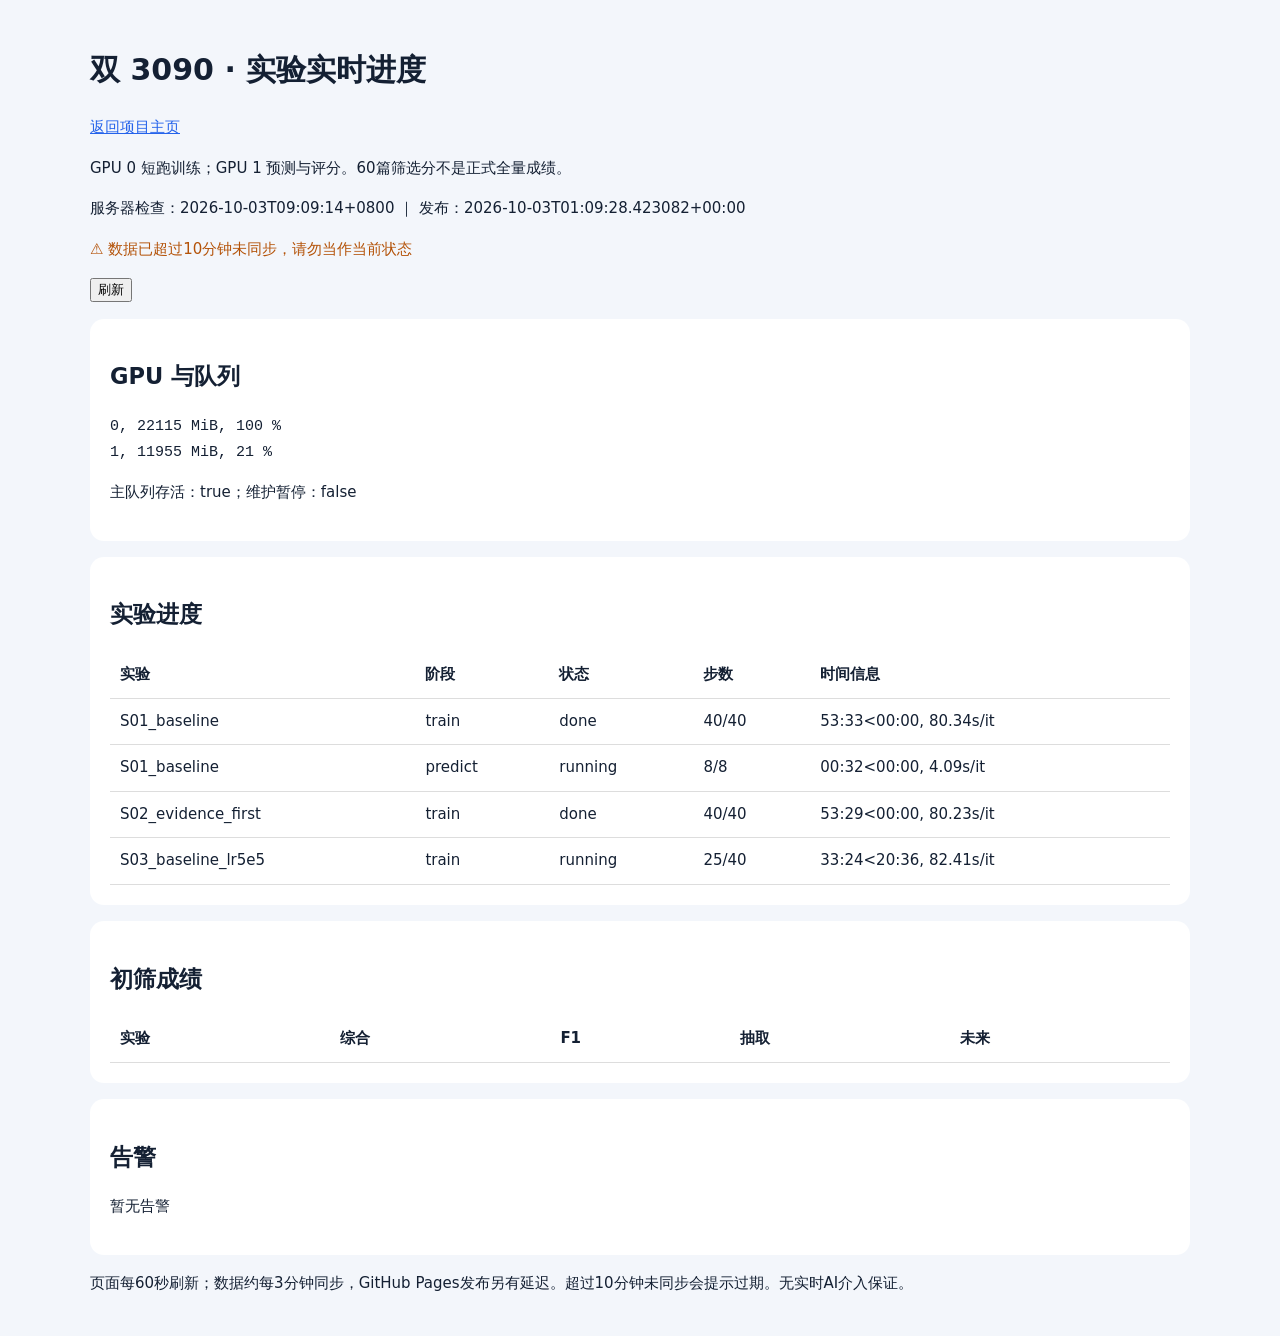
<file: docs/dual3090.html>
<!doctype html><html lang="zh-CN"><meta charset="utf-8"><meta name="viewport" content="width=device-width,initial-scale=1"><title>双3090实验进度</title>
<style>body{font:15px/1.7 system-ui;background:#f3f6fb;color:#142033;max-width:1100px;margin:auto;padding:24px}section{background:white;padding:20px;border-radius:14px;margin:16px 0}table{width:100%;border-collapse:collapse}td,th{padding:10px;text-align:left;border-bottom:1px solid #ddd}pre{white-space:pre-wrap}.warn{color:#b45309}progress{width:160px}a{color:#2563eb}</style>
<h1>双 3090 · 实验实时进度</h1><a href="./">返回项目主页</a><p>GPU 0 短跑训练；GPU 1 预测与评分。60篇筛选分不是正式全量成绩。</p>
<p id="time">加载中</p><p id="stale" class="warn"></p><button onclick="load()">刷新</button>
<section><h2>GPU 与队列</h2><pre id="gpu"></pre><p id="queue"></p></section>
<section><h2>实验进度</h2><table><thead><tr><th>实验</th><th>阶段</th><th>状态</th><th>步数</th><th>时间信息</th></tr></thead><tbody id="jobs"></tbody></table></section>
<section><h2>初筛成绩</h2><table><thead><tr><th>实验</th><th>综合</th><th>F1</th><th>抽取</th><th>未来</th></tr></thead><tbody id="scores"></tbody></table></section>
<section><h2>告警</h2><pre id="alerts"></pre></section><p>页面每60秒刷新；数据约每3分钟同步，GitHub Pages发布另有延迟。超过10分钟未同步会提示过期。无实时AI介入保证。</p>
<script>
const $=id=>document.getElementById(id),esc=x=>String(x??'—').replace(/[&<>"']/g,c=>({'&':'&amp;','<':'&lt;','>':'&gt;','"':'&quot;',"'":'&#39;'}[c]));
async function load(){try{const r=await fetch('./data/dual3090.json?t='+Date.now(),{cache:'no-store'});if(!r.ok)throw Error(r.status);const d=await r.json();$('time').textContent='服务器检查：'+d.time+' ｜ 发布：'+d.published_at;$('stale').textContent=Date.now()-Date.parse(d.published_at)>600000?'⚠ 数据已超过10分钟未同步，请勿当作当前状态':'';$('gpu').textContent=d.gpu;$('queue').textContent='主队列存活：'+d.queue_alive+'；维护暂停：'+d.maintenance;$('jobs').innerHTML=Object.entries(d.jobs||{}).flatMap(([n,st])=>Object.entries(st).map(([s,v])=>`<tr><td>${esc(n)}</td><td>${esc(s)}</td><td>${esc(v.status)}</td><td>${v.progress?esc(v.progress.step)+'/'+esc(v.progress.total):'—'}</td><td>${esc(v.progress?.timing)}</td></tr>`)).join('');$('scores').innerHTML=Object.entries(d.scores||{}).map(([n,v])=>`<tr><td>${esc(n)}</td>${['composite','F1','extract_score','predict_score'].map(k=>'<td>'+esc(v[k])+'</td>').join('')}</tr>`).join('');$('alerts').textContent=(d.alerts||[]).join('\n')||'暂无告警';}catch(e){$('stale').textContent='⚠ 加载失败：'+e.message+'；不能据此认定任务正常';}}load();setInterval(load,60000);
</script></html>
</file>
<file: docs/assets/workbench.css>
:root{--bg:#f7f9fc;--paper:#fff;--ink:#203047;--muted:#586a82;--blue:#2457c5;--teal:#147d70;--amber:#9b6415;--line:#dce4ef;--soft:#edf2fa}*{box-sizing:border-box}body{margin:0;background:var(--bg);color:var(--ink);font:15px/1.75 "Microsoft YaHei UI","PingFang SC","Noto Sans CJK SC",sans-serif}a{color:var(--blue);text-decoration:none}a:hover{text-decoration:underline}button,input,select{font:inherit}button,a,input,select,summary{outline-offset:4px}:focus-visible{outline:3px solid var(--blue)}[hidden]{display:none!important}.skip{position:fixed;top:-100px;z-index:99;background:white;padding:10px}.skip:focus{top:0}.sidebar{width:248px;position:fixed;inset:0 auto 0 0;background:var(--paper);border-right:1px solid var(--line);padding:34px 23px;display:flex;flex-direction:column}.brand{display:flex;gap:12px;align-items:center;color:var(--ink);font-weight:700;font-size:17px}.brand small{display:block;font-weight:400;font-size:11px;color:var(--muted)}.brand-mark{background:var(--blue);color:white;display:grid;place-items:center;width:40px;height:44px;border-radius:3px 12px 3px 3px;font-size:25px}.sidebar nav{margin-top:50px;display:grid;gap:7px}.sidebar nav a{color:var(--muted);padding:11px 14px;border-left:3px solid transparent}.sidebar nav a span{display:block;font-size:11px}.sidebar nav a.active{border-color:var(--blue);color:var(--blue);background:var(--soft);font-weight:700}.sidebar-foot{margin-top:auto;font-size:12px;color:var(--muted)}.dot{display:inline-block;width:7px;height:7px;border-radius:50%;background:var(--teal);margin-right:7px}.workspace{margin-left:248px}.topbar{padding:16px 40px;border-bottom:1px solid var(--line);display:flex;justify-content:space-between;align-items:center;color:var(--muted);font-size:12px;background:rgba(255,255,255,.8)}button{border:1px solid var(--line);padding:7px 14px;background:white;color:var(--ink);border-radius:5px;cursor:pointer}button:hover{border-color:var(--blue)}main{max-width:1500px;margin:auto;padding:24px 40px 65px}.notice{font-size:12px;color:var(--muted);padding:10px 0;border-bottom:1px solid var(--line)}.notice.warn{color:var(--amber)}.page-heading{display:flex;gap:36px;justify-content:space-between;align-items:center;margin:36px 0}h1{font-size:clamp(30px,3.2vw,46px);line-height:1.35;letter-spacing:-1.2px;margin:0 0 17px;font-weight:700}h2{font-size:21px;line-height:1.5;margin:26px 0 16px}h3{font-size:16px;margin:0 0 8px}p{margin:8px 0 16px}.page-heading p{max-width:660px;color:var(--muted)}.snapshot{min-width:195px;border-left:2px solid var(--blue);padding-left:20px;font-size:12px;color:var(--muted)}.snapshot strong{display:block;color:var(--ink);font-size:15px}.section-head{display:flex;gap:15px;justify-content:space-between;align-items:baseline;margin:30px 0 15px}.section-head h2{margin:0}.section-head span,.section-head a{font-size:12px;color:var(--muted)}.route-board{border:1px solid #b8cbea;background:#fff;border-radius:12px;overflow:hidden}.route-board .section-head{padding:20px 25px;margin:0;border-bottom:1px solid var(--line)}.route{display:grid;grid-template-columns:1fr 25px 1.15fr 25px 1fr 25px 1fr;align-items:stretch;padding:25px 20px;gap:5px}.route>div:not(.route-bridge){padding:18px 12px}.route h3{font-size:18px}.route p{font-size:12px;color:var(--muted);margin-bottom:0}.route-state{font-size:11px;color:var(--muted);display:block;margin-bottom:10px}.route-focus{background:var(--soft);border-top:3px solid var(--blue);border-radius:0 0 8px 8px}.route-focus h3{color:var(--blue)}.route-bridge{display:grid;place-items:center;color:#7d98c1;font-size:23px}.route-caption{padding:11px 25px;background:#f0f4fb;color:var(--muted);font-size:12px}.summary-strip{display:grid;grid-template-columns:repeat(4,1fr);border-bottom:1px solid var(--line);padding:25px 0;gap:20px}.summary-strip>div{border-right:1px solid var(--line);padding-left:10px}.summary-strip>div:last-child{border:0}.summary-strip strong{font-size:29px;font-variant-numeric:tabular-nums;display:block;font-weight:600}.summary-strip span,.summary-strip small{font-size:12px;color:var(--muted);display:block}.lanes{display:grid;grid-template-columns:1.2fr 1fr;gap:25px}.lane{background:white;border:1px solid var(--line);border-radius:8px;padding:22px}.lane header{display:flex;justify-content:space-between;gap:10px;margin-bottom:15px}.badge{font-size:11px;border:1px solid var(--line);border-radius:4px;padding:2px 7px;white-space:nowrap;color:var(--muted)}.badge.ok{color:var(--teal);background:#edf8f4;border-color:#b6ddd3}.badge.run{color:var(--blue);background:var(--soft)}.badge.no{color:#a33939;background:#fdf2f2}.badge.info{color:var(--amber);background:#fff7e9}.phase{padding:12px 0;border-top:1px solid var(--line)}.phase-head{display:flex;justify-content:space-between;gap:12px;font-size:13px}.phase p{font-size:12px;color:var(--muted);margin:5px 0}.meter{height:4px;background:var(--soft);margin-top:8px;overflow:hidden;border-radius:4px}.meter i{display:block;height:100%;background:var(--blue)}.meter.done i{background:var(--teal)}.lane>a{font-size:12px;margin-right:10px}.insights{display:grid;grid-template-columns:repeat(3,1fr);gap:25px}.insights article{border-top:3px solid var(--line);padding-top:18px}.insights p{font-size:13px;color:var(--muted);max-width:65ch}.findings{border-left:3px solid var(--teal);padding:5px 22px;margin-top:30px}.findings p{font-size:13px;color:var(--muted)}.toolbar{display:flex;gap:20px;flex-wrap:wrap;align-items:end;margin:22px 0}.toolbar label{font-size:12px;display:grid;gap:6px}.toolbar input,.toolbar select{padding:9px 12px;border:1px solid var(--line);border-radius:5px;background:white;color:var(--ink);min-width:220px}.toolbar input{min-width:340px}.muted{color:var(--muted);font-size:12px}.experiment{background:white;border:1px solid var(--line);border-radius:6px;margin:12px 0}.experiment summary{cursor:pointer;list-style:none;display:flex;gap:15px;align-items:center;padding:18px 20px}.experiment summary::-webkit-details-marker{display:none}.exp-id{color:var(--muted);font-size:12px;min-width:42px}.experiment summary strong{flex:1}.experiment summary:after{content:'＋';color:var(--muted)}.experiment[open] summary:after{content:'−'}.exp-body{border-top:1px solid var(--line);padding:20px;display:grid;grid-template-columns:1fr 1fr;gap:20px;font-size:13px}.exp-body h4{margin:0 0 6px;color:var(--muted);font-size:12px}.exp-body p{margin:0}.callout{background:#fff7e9;border-left:3px solid var(--amber);padding:15px 20px;color:#78501d;font-size:13px;margin:20px 0}.chart{padding:22px;background:white;border:1px solid var(--line);border-radius:8px}.chart-row{display:grid;grid-template-columns:220px 1fr 65px;gap:15px;align-items:center;margin:16px 0;font-size:12px}.chart-track{background:var(--soft);height:18px}.chart-fill{height:100%;background:#91acd9}.chart-row.current .chart-fill{background:var(--blue)}.chart-row.current{font-weight:700}.table-wrap{overflow:auto;border:1px solid var(--line);border-radius:6px;background:white}table{border-collapse:collapse;width:100%;font-size:12px}th,td{padding:12px 15px;text-align:left;border-bottom:1px solid var(--line);vertical-align:top}th{background:var(--soft);white-space:nowrap;font-weight:600}td.num,th.num{text-align:right;font-variant-numeric:tabular-nums;white-space:nowrap}tbody tr:last-child td{border-bottom:0}tbody tr:hover{background:#f5f8fd}.formula{background:#edf2fa;padding:25px;border-radius:6px}.formula strong{font-size:20px}.formula p{font-size:13px;color:var(--muted);max-width:80ch}.method-layout{display:grid;grid-template-columns:1fr 1fr;gap:35px}.method-layout p,.method-layout li{font-size:13px;color:var(--muted)}.task-example{background:white;border:1px solid var(--line);padding:22px}.task-example span{font-size:11px;color:var(--muted)}.task-example p{font-size:14px;color:var(--ink);border-bottom:1px solid var(--line);padding-bottom:10px}.task-example p:last-child{border:0;margin:0}.split{display:flex;gap:3px;margin:20px 0}.split>div{background:var(--blue);color:white;padding:18px 9px;font-size:12px;min-width:80px}.split>div:nth-child(2){background:var(--teal)}.split>div:nth-child(3){background:#657b9a}.split small{display:block;font-size:10px}.resource-links{display:grid;grid-template-columns:1fr 1fr;gap:0 30px;margin:25px 0}.resource-links a{border-bottom:1px solid var(--line);padding:20px 0;font-size:17px}.resource-links span{display:block;color:var(--muted);font-size:12px;margin-top:5px}.download-links{display:flex;gap:12px;margin:18px 0}.download-links a{border:1px solid var(--line);border-radius:5px;padding:6px 15px;font-size:12px;background:white}footer{border-top:1px solid var(--line);padding:25px 40px;font-size:12px;color:var(--muted)}footer span{float:right}footer p{margin:7px 0 0;font-size:11px}.empty{padding:25px;border:1px dashed var(--line);color:var(--muted)}
@media(min-width:1600px){main{padding:30px 65px}.topbar{padding-inline:65px}}@media(max-width:1150px){.sidebar{width:210px;padding:28px 15px}.workspace{margin-left:210px}main{padding-inline:25px}.route{grid-template-columns:1fr 20px 1fr}.route>div:nth-child(4){display:none}.route>div:nth-child(5){grid-column:1}.route{row-gap:20px}.lanes{grid-template-columns:1fr}.snapshot{display:none}.chart-row{grid-template-columns:180px 1fr 60px}}@media(max-width:700px){.sidebar{position:static;width:auto;padding:18px 18px 0;border-right:0;border-bottom:1px solid var(--line)}.sidebar nav{display:flex;overflow:auto;margin-top:18px;gap:4px}.sidebar nav a{white-space:nowrap;padding:9px;font-size:12px;border-left:0;border-bottom:3px solid transparent}.sidebar nav a.active{border-bottom-color:var(--blue)}.sidebar nav a span,.sidebar-foot{display:none}.workspace{margin:0}.topbar{padding:12px 18px;gap:10px;font-size:10px}main{padding:15px 18px 40px}.page-heading{margin:25px 0}h1{font-size:31px}.page-heading p{font-size:13px}.route{padding:12px;grid-template-columns:1fr 15px 1fr;gap:4px}.route h3{font-size:15px}.route>div:not(.route-bridge){padding:12px 8px}.route p{font-size:11px}.route-caption{padding:12px;font-size:11px}.route-board .section-head{padding:15px}.section-head span{display:none}.summary-strip{grid-template-columns:1fr 1fr;gap:20px}.summary-strip strong{font-size:26px}.summary-strip>div:nth-child(2){border:0}.insights,.method-layout{grid-template-columns:1fr;gap:18px}.lane{padding:16px}.chart-row{grid-template-columns:1fr 60px;gap:7px}.chart-row>span:first-child{grid-column:1 / -1}.toolbar input,.toolbar select{min-width:0;width:100%}.toolbar label{width:100%}.experiment summary{padding:14px 12px;gap:8px;flex-wrap:wrap}.experiment summary strong{font-size:13px}.exp-body{grid-template-columns:1fr}.resource-links{grid-template-columns:1fr}footer{padding:20px 18px}footer span{float:none;display:block}.split{flex-wrap:wrap}th,td{padding:10px}}
@media(prefers-reduced-motion:reduce){*{scroll-behavior:auto!important;animation:none!important;transition:none!important}}
</file>
